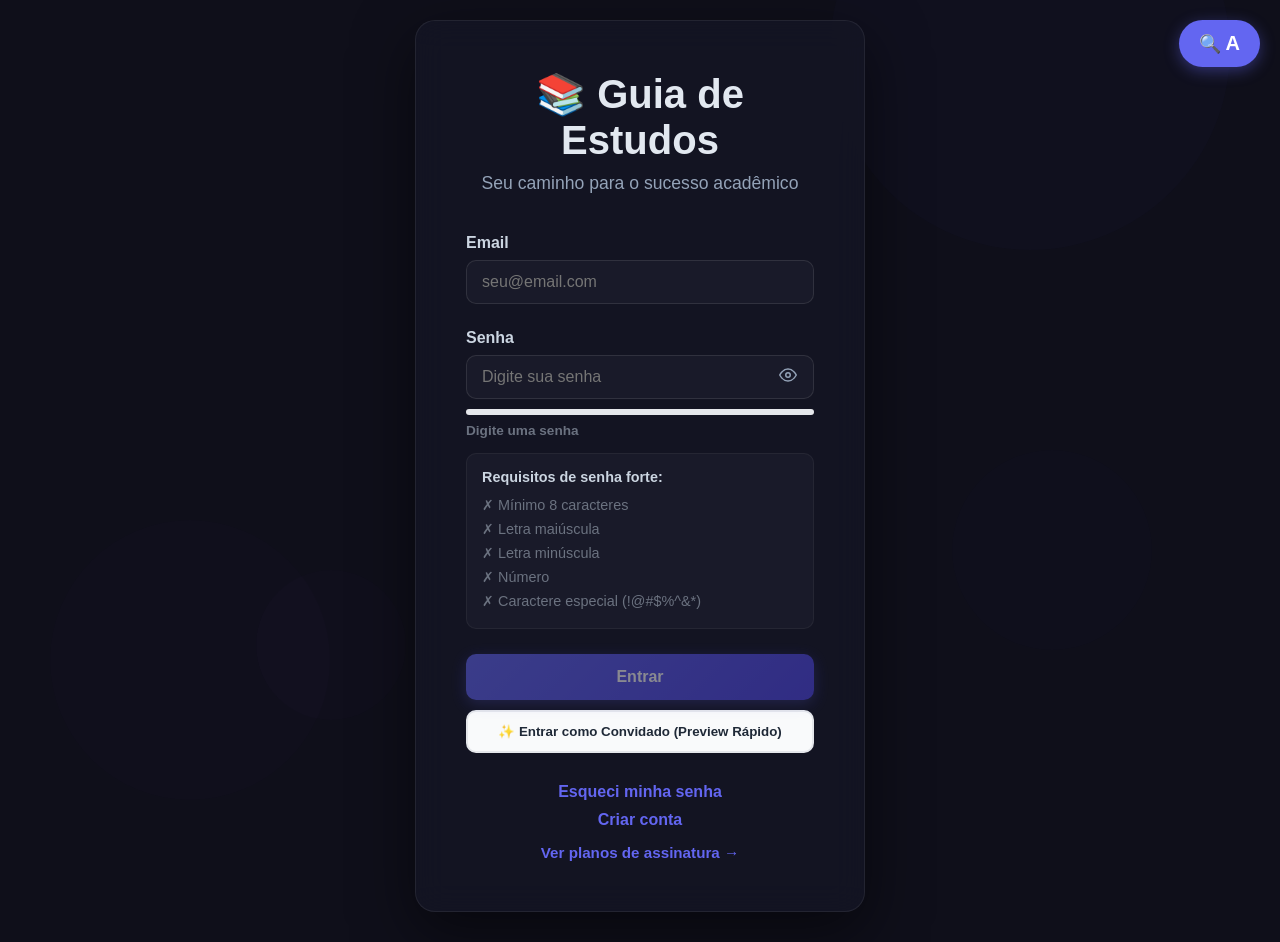
<file: guia_de_estudos_stable/index.html>
<!DOCTYPE html>
<html lang="pt-BR">
<head>
    <meta charset="UTF-8">
    <meta name="viewport" content="width=device-width, initial-scale=1.0">
    <title>Aki Study Portal - O Guia de Estudos Definitivo</title>
    <meta name="description" content="Um portal de estudos gamificado com Pomodoro, flashcards de repetição espaçada, trilhas de estudo interativas e anotações livre de distrações.">
    <link rel="stylesheet" href="styles.css">
    
</head>
<body>

    <!-- TOP NAVBAR -->
    <nav class="top-navbar">
        
        <ul class="nav-links-top left-links">
            <li><a href="#" id="nav-sobre-btn">Sobre nós</a></li>
            <li><a href="#" id="nav-contato-btn">Contatos</a></li>
        </ul>

        <div class="nav-center">
            <a href="plano_assinatura.html" class="btn-plans-premium">
                <span style="font-size: 1.1rem;">⭐</span> Assinar Premium
            </a>
        </div>

        <div class="nav-right">
            <span id="nav-user-email" style="color:#64748b; font-size:0.78rem;"></span>
            <a href="perfil.html" class="nav-profile-btn" id="nav-profile-avatar" title="Meu Perfil">
                <svg width="16" height="16" viewBox="0 0 24 24" fill="none" stroke="currentColor" stroke-width="2.5" stroke-linecap="round" stroke-linejoin="round"><path d="M20 21v-2a4 4 0 0 0-4-4H8a4 4 0 0 0-4 4v2"/><circle cx="12" cy="7" r="4"/></svg>
            </a>
            <button class="logout-btn" id="logout-btn">Sair</button>
        </div>
        
    </nav>

    <!-- ACCESSIBILITY FAB -->
    <div class="a11y-fab" id="a11y-fab">
        <button class="a11y-fab-btn" id="a11y-increase" title="Aumentar fonte">A+</button>
        <button class="a11y-fab-btn" id="a11y-decrease" title="Diminuir fonte" style="font-size:0.8rem;">A-</button>
        <div class="a11y-fab-label">fonte</div>
    </div>

    <!-- MODAL SOBRE NÓS -->
    <div class="info-modal-overlay" id="modal-sobre">
        <div class="info-modal">
            <button class="close-modal" id="close-sobre">×</button>
            <h2>📚 Sobre o Guia de Estudos</h2>
            <p>O <strong>Guia de Estudos PRO</strong> é um portal de aprendizado gamificado desenvolvido como projeto acadêmico, com o objetivo de tornar o estudo mais eficiente, engajante e organizado.</p>
            <p>Nossas ferramentas incluem o <strong>Glow Pomodoro</strong> para foco profundo, <strong>Flashcards com repetição espaçada</strong>, <strong>Trilhas de estudo</strong> personalizáveis, <strong>Quadro Kanban</strong> e muito mais.</p>
            <p>Cada sessão de estudo gera XP, aumenta seu nível e mantém sua ofensiva — transformando o aprendizado em uma jornada progressiva.</p>
        </div>
    </div>

    <!-- MODAL CONTATOS -->
    <div class="info-modal-overlay" id="modal-contato">
        <div class="info-modal">
            <button class="close-modal" id="close-contato">×</button>
            <h2>📬 Fale Conosco</h2>
            <p>Tem dúvidas, sugestões ou quer reportar um problema? Entre em contato pelos canais abaixo:</p>
            <div class="contact-row"><span>✉️</span><span>suporte@guiaestudos.com.br</span></div>
            <div class="contact-row"><span>📱</span><span>WhatsApp: (21) 99999-0000</span></div>
            <div class="contact-row"><span>🐙</span><span>github.com/guia-estudos-pro</span></div>
            <div class="contact-row"><span>🕐</span><span>Atendimento: Seg–Sex, 9h–18h</span></div>
        </div>
    </div>

    <div class="app-container">
        
        <!-- Sidebar Navigation -->
        <aside class="sidebar">
            <!-- Sidebar Minimize Toggle Button -->
            <button class="sidebar-toggle-btn" id="sidebar-toggle-btn" title="Minimizar barra lateral">
                <svg width="14" height="14" viewBox="0 0 24 24" fill="none" stroke="currentColor" stroke-width="2.5"><polyline points="15 18 9 12 15 6"/></svg>
            </button>

            <div class="logo-container" id="logo-home-btn" style="cursor:pointer;" title="Ir para o Painel Principal">
                <div class="logo-icon">
                    <svg width="24" height="24" viewBox="0 0 24 24" fill="none" stroke="currentColor" stroke-width="2.5" stroke-linecap="round" stroke-linejoin="round" style="color: white;"><path d="m4 6 8-4 8 4-8 4-8-4z"/><path d="M12 10v12"/><path d="M12 22a10 10 0 0 0 10-10H12v10z"/><path d="M12 22A10 10 0 0 1 2 12h10v10z"/></svg>
                </div>
                <div class="logo-meta">
                    <span class="logo-text">Guia de Estudos</span>
                    <div class="logo-tag">Aprendizado</div>
                </div>
            </div>
            
            <div class="sidebar-nav-wrapper">
                
                <div class="sidebar-nav-scroll" id="sidebar-nav-scroll">
                <nav class="nav-links">
                <li class="nav-item active" data-target="dashboard-section">
                    <button title="Painel Principal">
                        <svg viewBox="0 0 24 24" fill="none" stroke="currentColor" stroke-width="2" stroke-linecap="round" stroke-linejoin="round"><rect x="3" y="3" width="7" height="9" rx="1"/><rect x="14" y="3" width="7" height="5" rx="1"/><rect x="14" y="12" width="7" height="9" rx="1"/><rect x="3" y="16" width="7" height="5" rx="1"/></svg>
                        <span>Painel Principal</span>
                    </button>
                </li>
                <li class="nav-item" data-target="roadmaps-section">
                    <button title="Trilhas de Estudo">
                        <svg viewBox="0 0 24 24" fill="none" stroke="currentColor" stroke-width="2" stroke-linecap="round" stroke-linejoin="round"><path d="M9 18l6-6-6-6"/></svg>
                        <span>Trilhas de Estudo</span>
                    </button>
                </li>
                <li class="nav-item" data-target="pomodoro-section">
                    <button title="Glow Pomodoro">
                        <svg viewBox="0 0 24 24" fill="none" stroke="currentColor" stroke-width="2" stroke-linecap="round" stroke-linejoin="round"><circle cx="12" cy="12" r="10"/><polyline points="12 6 12 12 16 14"/></svg>
                        <span>Glow Pomodoro</span>
                    </button>
                </li>
                <li class="nav-item" data-target="flashcards-section">
                    <button title="Flashcards">
                        <svg viewBox="0 0 24 24" fill="none" stroke="currentColor" stroke-width="2" stroke-linecap="round" stroke-linejoin="round"><rect x="3" y="3" width="18" height="18" rx="2" ry="2"/><line x1="3" y1="9" x2="21" y2="9"/><line x1="9" y1="21" x2="9" y2="9"/></svg>
                        <span>Flashcards</span>
                    </button>
                </li>
                <li class="nav-item" data-target="planner-section">
                    <button title="Quadro Kanban">
                        <svg viewBox="0 0 24 24" fill="none" stroke="currentColor" stroke-width="2" stroke-linecap="round" stroke-linejoin="round"><rect x="3" y="4" width="18" height="18" rx="2" ry="2"/><line x1="16" y1="2" x2="16" y2="6"/><line x1="8" y1="2" x2="8" y2="6"/><line x1="3" y1="10" x2="21" y2="10"/></svg>
                        <span>Quadro Kanban</span>
                    </button>
                </li>
                <li class="nav-item" data-target="notes-section">
                    <button title="Notas Zen">
                        <svg viewBox="0 0 24 24" fill="none" stroke="currentColor" stroke-width="2" stroke-linecap="round" stroke-linejoin="round"><path d="M14 2H6a2 2 0 0 0-2 2v16a2 2 0 0 0 2 2h12a2 2 0 0 0 2-2V8z"/><polyline points="14 2 14 8 20 8"/></svg>
                        <span>Notas Zen</span>
                    </button>
                </li>
                <li class="nav-item quiz-item" data-target="quiz-section">
                    <button title="Quiz de Matérias">
                        <svg viewBox="0 0 24 24" fill="none" stroke="currentColor" stroke-width="2" stroke-linecap="round" stroke-linejoin="round"><circle cx="12" cy="12" r="10"/><path d="M9.09 9a3 3 0 0 1 5.83 1c0 2-3 3-3 3"/><line x1="12" y1="17" x2="12.01" y2="17"/></svg>
                        <span>Quiz de Matérias</span>
                    </button>
                </li>
                <li class="nav-item code-item" data-target="editor-section">
                    <button title="Código Zen">
                        <svg viewBox="0 0 24 24" fill="none" stroke="currentColor" stroke-width="2" stroke-linecap="round" stroke-linejoin="round"><polyline points="16 18 22 12 16 6"/><polyline points="8 6 2 12 8 18"/><line x1="14" y1="4" x2="10" y2="20"/></svg>
                        <span>Código Zen</span>
                    </button>
                </li>
                <li class="nav-item guide-item" data-target="guide-section">
                    <button title="Guia de Estudos">
                        <svg viewBox="0 0 24 24" fill="none" stroke="currentColor" stroke-width="2" stroke-linecap="round" stroke-linejoin="round"><path d="M2 3h6a4 4 0 0 1 4 4v14a3 3 0 0 0-3-3H2z"/><path d="M22 3h-6a4 4 0 0 0-4 4v14a3 3 0 0 1 3-3h7z"/></svg>
                        <span>Guia de Estudos</span>
                    </button>
                </li>
                <li class="nav-item admin-item" id="admin-nav-item" data-target="admin-section" style="display:none;">
                    <button title="Painel Admin">
                        <svg viewBox="0 0 24 24" fill="none" stroke="currentColor" stroke-width="2" stroke-linecap="round" stroke-linejoin="round"><path d="M12 22s8-4 8-10V5l-8-3-8 3v7c0 6 8 10 8 10z"/><path d="M9 12l2 2 4-4"/></svg>
                        <span>⚙ Painel Admin</span>
                    </button>
                </li>
                </nav>
                </div>
                <button class="sidebar-scroll-btn" id="sidebar-scroll-down" title="Rolar para baixo">▼</button>
            </div>
            
            <!-- User Gamification Status Bottom Card -->
            <div class="user-profile-summary">
                <div class="user-profile-header">
                    <div class="avatar" id="sidebar-avatar">D</div>
                    <div class="user-meta">
                        <span class="user-name" id="sidebar-username">Estudante Zen</span>
                        <span class="user-rank" id="sidebar-rank">Iniciante das Sombras</span>
                    </div>
                </div>
                <div class="sidebar-level-progress">
                    <div class="level-text-row">
                        <span class="level-badge-label" id="sidebar-level-label">Nível 1</span>
                        <span class="level-xp-indicator" id="sidebar-xp-label">0 / 100 XP</span>
                    </div>
                    <div class="level-bar-bg">
                        <div class="level-bar-fill" id="sidebar-xp-bar" style="width: 0%;"></div>
                    </div>
                </div>
            </div>
        </aside>
        
        <!-- Main Application Workspace -->
        <main class="main-content">
            
            <!-- Header bar displaying general user stats -->
            <header class="app-header">
                <div class="page-title-area">
                    <h1 id="main-page-title">Painel de Controle</h1>
                    <p id="main-page-subtitle">Sua central gamificada de aprendizado de alta performance.</p>
                </div>
                
                <div class="header-stats">
                    <div class="stat-chip" title="Dias seguidos de estudos focados!">
                        <div class="stat-chip-icon streak">
                            <svg width="16" height="16" viewBox="0 0 24 24" fill="none" stroke="currentColor" stroke-width="2.5"><path d="M8.5 14.5A2.5 2.5 0 0 0 11 12c0-1.38-.5-2-1-3-1.072-2.143-.224-4.054 2-6 .5 2.5 2 4.9 4 6.5 2 1.6 3 3.5 3 5.5a7 7 0 1 1-14 0c0-1.153.433-2.294 1-3a2.5 2.5 0 0 0 2.5 2.5z"/></svg>
                        </div>
                        <div class="stat-chip-details">
                            <span class="stat-chip-label">Ofensiva</span>
                            <span class="stat-chip-value" id="header-streak-value">0 Dias</span>
                        </div>
                    </div>
                    
                    <div class="stat-chip" title="Experiência acumulada estudando no portal.">
                        <div class="stat-chip-icon xp">
                            <svg width="16" height="16" viewBox="0 0 24 24" fill="none" stroke="currentColor" stroke-width="2.5"><polygon points="12 2 22 8.5 22 15.5 12 22 2 15.5 2 8.5"/></svg>
                        </div>
                        <div class="stat-chip-details">
                            <span class="stat-chip-label">Total XP</span>
                            <span class="stat-chip-value" id="header-xp-value">0 XP</span>
                        </div>
                    </div>
                    
                    <div class="stat-chip">
                        <div class="stat-chip-icon level">
                            <svg width="16" height="16" viewBox="0 0 24 24" fill="none" stroke="currentColor" stroke-width="2.5"><path d="M12 22s8-4 8-10V5l-8-3-8 3v7c0 6 8 10 8 10z"/></svg>
                        </div>
                        <div class="stat-chip-details">
                            <span class="stat-chip-label">Estágio</span>
                            <span class="stat-chip-value" id="header-level-value">Level 1</span>
                        </div>
                    </div>
                </div>
            </header>
            
            <!-- SECTION 1: DASHBOARD -->
            <section id="dashboard-section" class="app-section active">
                
                <div class="metrics-row">
                    <div class="glass-panel metric-card">
                        <div class="metric-icon-box blue">
                            <svg width="22" height="22" viewBox="0 0 24 24" fill="none" stroke="currentColor" stroke-width="2"><circle cx="12" cy="12" r="10"/><polyline points="12 6 12 12 16 14"/></svg>
                        </div>
                        <div class="metric-stats">
                            <span class="metric-value" id="dash-minutes-studied">0m</span>
                            <span class="metric-label">Tempo Focado</span>
                        </div>
                    </div>
                    
                    <div class="glass-panel metric-card">
                        <div class="metric-icon-box emerald">
                            <svg width="22" height="22" viewBox="0 0 24 24" fill="none" stroke="currentColor" stroke-width="2"><path d="M22 11.08V12a10 10 0 1 1-5.93-9.14"/><polyline points="22 4 12 14.01 9 11.01"/></svg>
                        </div>
                        <div class="metric-stats">
                            <span class="metric-value" id="dash-roadmaps-completed">0 / 0</span>
                            <span class="metric-label">Passos das Trilhas</span>
                        </div>
                    </div>
                    
                    <div class="glass-panel metric-card">
                        <div class="metric-icon-box rose">
                            <svg width="22" height="22" viewBox="0 0 24 24" fill="none" stroke="currentColor" stroke-width="2"><rect x="3" y="3" width="18" height="18" rx="2" ry="2"/><line x1="9" y1="9" x2="15" y2="9"/><line x1="9" y1="13" x2="15" y2="13"/><line x1="9" y1="17" x2="13" y2="17"/></svg>
                        </div>
                        <div class="metric-stats">
                            <span class="metric-value" id="dash-flashcards-reviewed">0</span>
                            <span class="metric-label">Cards Revisados</span>
                        </div>
                    </div>
                    
                    <div class="glass-panel metric-card">
                        <div class="metric-icon-box amber">
                            <svg width="22" height="22" viewBox="0 0 24 24" fill="none" stroke="currentColor" stroke-width="2"><circle cx="12" cy="12" r="10"/><line x1="12" y1="16" x2="12" y2="12"/><line x1="12" y1="8" x2="12.01" y2="8"/></svg>
                        </div>
                        <div class="metric-stats">
                            <span class="metric-value" id="dash-tasks-pending">0</span>
                            <span class="metric-label">Tarefas Pendentes</span>
                        </div>
                    </div>

                    <div class="glass-panel metric-card">
                        <div class="metric-icon-box quiz">
                            <svg width="22" height="22" viewBox="0 0 24 24" fill="none" stroke="currentColor" stroke-width="2"><circle cx="12" cy="12" r="10"/><path d="M9.09 9a3 3 0 0 1 5.83 1c0 2-3 3-3 3"/><line x1="12" y1="17" x2="12.01" y2="17"/></svg>
                        </div>
                        <div class="metric-stats">
                            <span class="metric-value" id="dash-quizzes-done">0</span>
                            <span class="metric-label">Quizzes Feitos</span>
                        </div>
                    </div>
                </div>
                
                <div class="dashboard-grid">
                    
                    <!-- Welcome Hero Card -->
                    <div class="glass-panel welcome-banner dashboard-row-full">
                        <div class="welcome-info">
                            <h2>Bem-vindo ao seu Templo de Aprendizado! ⛩️</h2>
                            <p>Sua consistência é sua maior arma. Estude utilizando o Glow Pomodoro para sintetizar sons focados, marque roadmaps como concluídos, revise seus Flashcards e ganhe XP para evoluir seu nível de estudante!</p>
                        </div>
                        <button class="welcome-action-btn" id="dash-start-study-btn">Começar Ciclo de Foco</button>
                    </div>
                    
                    <!-- Progress Weekly Bar Chart -->
                    <div class="glass-panel weekly-activity-box">
                        <h3>Atividade Semanal (Foco Diário)</h3>
                        <p style="font-size: 0.8rem; color: var(--text-secondary); margin-top: -0.5rem; margin-bottom: 1.5rem;">Acompanhe seus minutos acumulados nos últimos 7 dias.</p>
                        <div class="weekly-grid" id="dashboard-weekly-grid">
                            <div class="weekly-day">
                                <div class="day-bar-bg"><div class="day-bar-fill" id="bar-day-0" style="height: 0%;"></div></div>
                                <span class="day-name">Seg</span>
                            </div>
                            <div class="weekly-day">
                                <div class="day-bar-bg"><div class="day-bar-fill" id="bar-day-1" style="height: 0%;"></div></div>
                                <span class="day-name">Ter</span>
                            </div>
                            <div class="weekly-day">
                                <div class="day-bar-bg"><div class="day-bar-fill" id="bar-day-2" style="height: 0%;"></div></div>
                                <span class="day-name">Qua</span>
                            </div>
                            <div class="weekly-day">
                                <div class="day-bar-bg"><div class="day-bar-fill" id="bar-day-3" style="height: 0%;"></div></div>
                                <span class="day-name">Qui</span>
                            </div>
                            <div class="weekly-day">
                                <div class="day-bar-bg"><div class="day-bar-fill" id="bar-day-4" style="height: 0%;"></div></div>
                                <span class="day-name">Sex</span>
                            </div>
                            <div class="weekly-day">
                                <div class="day-bar-bg"><div class="day-bar-fill" id="bar-day-5" style="height: 0%;"></div></div>
                                <span class="day-name">Sáb</span>
                            </div>
                            <div class="weekly-day">
                                <div class="day-bar-bg"><div class="day-bar-fill" id="bar-day-6" style="height: 0%;"></div></div>
                                <span class="day-name">Dom</span>
                            </div>
                        </div>
                    </div>
                    
                    <!-- Gamification Achievements -->
                    <div class="glass-panel achievements-box">
                        <h3>Conquistas Desbloqueadas 🏆</h3>
                        <div class="achievements-list" id="dash-achievements-list">
                            <!-- Populated by JS -->
                        </div>
                    </div>
                </div>
            </section>
            
            <!-- SECTION 2: ROADMAPS -->
            <section id="roadmaps-section" class="app-section">
                <div class="roadmaps-layout">
                    <!-- Left Sidebar Roadmap selector -->
                    <div class="glass-panel roadmap-selector-box">
                        <h3>Minhas Trilhas</h3>
                        <div class="roadmap-selector-list" id="roadmap-selector-list">
                            <!-- Populated by JS -->
                        </div>
                        <button class="add-roadmap-btn" id="open-roadmap-modal-btn">
                            <svg width="14" height="14" viewBox="0 0 24 24" fill="none" stroke="currentColor" stroke-width="3"><line x1="12" y1="5" x2="12" y2="19"/><line x1="5" y1="12" x2="19" y2="12"/></svg>
                            Criar Nova Trilha
                        </button>
                    </div>
                    
                    <!-- Right Area Active Roadmap View -->
                    <div class="glass-panel roadmap-viewer">
                        <div class="roadmap-view-header">
                            <div class="roadmap-header-info">
                                <h2 id="active-roadmap-title">Trilha Selecionada</h2>
                                <p id="active-roadmap-desc">Selecione uma trilha na barra lateral ou crie uma nova para começar.</p>
                            </div>
                            <button class="delete-roadmap-btn" id="delete-roadmap-btn" style="display: none;">Excluir Trilha</button>
                        </div>
                        
                        <div class="roadmap-progress-row" id="active-roadmap-progress-container" style="display: none;">
                            <div class="roadmap-progress-details">
                                <div class="roadmap-progress-stats">
                                    <span>Progresso Geral</span>
                                    <span id="active-roadmap-percentage">0%</span>
                                </div>
                                <div class="roadmap-bar-bg">
                                    <div class="roadmap-bar-fill" id="active-roadmap-bar" style="width: 0%;"></div>
                                </div>
                            </div>
                        </div>
                        
                        <!-- List of Roadmap Node Steps -->
                        <div class="roadmap-steps-list" id="active-roadmap-steps">
                            <!-- Populated by JS -->
                        </div>
                    </div>
                </div>
            </section>
            
            <!-- SECTION 3: GLOW POMODORO -->
            <section id="pomodoro-section" class="app-section">
                <div class="pomodoro-layout">
                    <!-- Display circular radial countdown -->
                    <div class="glass-panel pomodoro-display-box">
                        <div class="timer-circle-container">
                            <svg class="timer-svg">
                                <circle class="timer-circle-bg" cx="130" cy="130" r="120"/>
                                <circle class="timer-circle-fill" id="pomodoro-radial-ring" cx="130" cy="130" r="120"/>
                            </svg>
                            <div class="timer-digital-display">
                                <span class="timer-digits" id="pomodoro-time-display">25:00</span>
                                <span class="timer-mode-label" id="pomodoro-mode-display">Modo Foco</span>
                            </div>
                        </div>
                        
                        <div class="timer-controls">
                            <button class="timer-btn reset" id="pomodoro-reset-btn" title="Resetar Cronômetro">
                                <svg viewBox="0 0 24 24" fill="none" stroke="currentColor" stroke-width="2.5"><path d="M21.5 2v6h-6M21.34 15.57a10 10 0 1 1-.57-8.38l5.67-5.67"/></svg>
                            </button>
                            <button class="timer-btn toggle" id="pomodoro-toggle-btn" title="Iniciar/Pausar">
                                <svg id="pomodoro-play-icon" viewBox="0 0 24 24" fill="none" stroke="currentColor" stroke-width="2.5"><polygon points="5 3 19 12 5 21 5 3"/></svg>
                            </button>
                            <!-- Interval Switch buttons -->
                            <button class="timer-btn reset" id="pomodoro-skip-btn" title="Pular Intervalo">
                                <svg viewBox="0 0 24 24" fill="none" stroke="currentColor" stroke-width="2.5"><polygon points="5 4 15 12 5 20 5 4"/><line x1="19" y1="5" x2="19" y2="19"/></svg>
                            </button>
                        </div>
                        
                        <div class="pomodoro-log-box" style="width: 100%; max-width: 320px;">
                            <p style="font-size: 0.75rem; color: var(--text-muted); font-weight: 700; margin-bottom: 0.5rem; text-transform: uppercase;">Sessões Realizadas Hoje</p>
                            <div class="log-list" id="pomodoro-sessions-log">
                                <!-- Populated by JS -->
                            </div>
                        </div>
                    </div>
                    
                    <!-- Web Audio Noise Generator Synthesizer panel -->
                    <div class="glass-panel audio-synth-box">
                        <div class="audio-synth-header">
                            <h3>Soundscape Foco Sintetizado 🎹</h3>
                            <p>Gere e misture ondas de frequências brownianas (ruído marrom) ou ruídos ambientais sintetizados em tempo real no seu navegador para maximizar o bloqueio de distrações acústicas externas.</p>
                        </div>
                        
                        <div class="soundscape-toggles">
                            <div class="sound-card" id="sound-card-brown">
                                <div class="sound-header">
                                    <span class="sound-title">Ondas Brownianas (Foco)</span>
                                    <span class="sound-icon">🌊</span>
                                </div>
                                <div class="sound-slider disabled" id="sound-slider-brown-box">
                                    <input type="range" id="sound-volume-brown" min="0" max="1" step="0.05" value="0.5">
                                </div>
                            </div>
                            
                            <div class="sound-card" id="sound-card-rain">
                                <div class="sound-header">
                                    <span class="sound-title">Eco de Sintetizador Cósmico</span>
                                    <span class="sound-icon">🛸</span>
                                </div>
                                <div class="sound-slider disabled" id="sound-slider-rain-box">
                                    <input type="range" id="sound-volume-rain" min="0" max="1" step="0.05" value="0.3">
                                </div>
                            </div>
                        </div>
                        
                        <div style="background: rgba(255,255,255,0.01); border: 1px solid var(--border-color); border-radius: 12px; padding: 1rem;">
                            <p style="font-size: 0.75rem; color: var(--text-secondary); line-height: 1.4;">
                                💡 <strong>Dica Zen:</strong> O ruído marrom sintetizado simula frequências mais profundas e suaves que o ruído branco tradicional, diminuindo batimentos cardíacos, relaxando a mente e facilitando estados de hiperfoco imediato.
                            </p>
                        </div>
                    </div>
                </div>
            </section>
            
            <!-- SECTION 4: FLASHCARDS (ACTIVE RECALL) -->
            <section id="flashcards-section" class="app-section">
                <div class="flashcards-layout">
                    <!-- Left sidebar decks list selector -->
                    <div class="glass-panel deck-selector-box">
                        <h3>Baralhos</h3>
                        <div class="deck-selector-list" id="deck-selector-list">
                            <!-- Populated by JS -->
                        </div>
                        <button class="add-roadmap-btn" id="open-deck-modal-btn">
                            <svg width="14" height="14" viewBox="0 0 24 24" fill="none" stroke="currentColor" stroke-width="3"><line x1="12" y1="5" x2="12" y2="19"/><line x1="5" y1="12" x2="19" y2="12"/></svg>
                            Criar Novo Baralho
                        </button>
                    </div>
                    
                    <!-- Center area displaying 3D flip card -->
                    <div class="glass-panel deck-study-viewer">
                        <div class="deck-study-header">
                            <div class="deck-study-header-details">
                                <h3 id="active-deck-title">Baralho Selecionado</h3>
                                <div class="deck-srs-status" id="deck-srs-status-box" style="display: none;">
                                    <span class="srs-metric hard" id="deck-count-hard">0 Difíceis</span>
                                    <span class="srs-metric medium" id="deck-count-medium">0 Médios</span>
                                    <span class="srs-metric easy" id="deck-count-easy">0 Fáceis</span>
                                </div>
                            </div>
                            
                           <div class="deck-study-actions">
                                <button class="add-card-btn" id="delete-active-card-btn" style="display: none; border-color: rgba(244, 63, 94, 0.4); color: #f43f5e; margin-right: 0.5rem;">🗑 Excluir Card</button>
    
                                <button class="add-card-btn" id="delete-active-deck-btn" style="display: none; border-color: rgba(244, 63, 94, 0.4); color: #f43f5e; margin-right: 0.5rem;">🗑 Excluir Baralho</button>
                                <button class="add-card-btn" id="open-add-card-modal-btn" style="display: none;">+ Adicionar Card</button>
</div>
                        </div>
                        
                        <!-- Empty Deck message -->
                        <div class="flashcard-deck-empty" id="deck-empty-view">
                            <svg width="48" height="48" viewBox="0 0 24 24" fill="none" stroke="currentColor" stroke-width="1.5"><rect x="3" y="3" width="18" height="18" rx="2" ry="2"/><line x1="3" y1="9" x2="21" y2="9"/><line x1="9" y1="21" x2="9" y2="9"/></svg>
                            <p>Este baralho não possui cartões ou nenhuma carta ativa para revisão no momento!</p>
                        </div>
                        
                        <!-- The 3D Flip Card -->
                        <div class="flashcard-3d-wrapper" id="flashcard-box" style="display: none;">
                            <div class="flashcard-inner">
                                <div class="flashcard-front">
                                    <span class="card-index" id="flashcard-number-index">Card 1 / 10</span>
                                    <span class="card-title-tag">Pergunta (Active Recall)</span>
                                    <div class="card-text-content" id="flashcard-front-content">Qual a diferença entre Let e Const no JS?</div>
                                    <span class="card-hint">Clique para revelar resposta</span>
                                </div>
                                <div class="flashcard-back">
                                    <span class="card-index" id="flashcard-number-index-back">Card 1 / 10</span>
                                    <span class="card-title-tag">Resposta (Explicação)</span>
                                    <div class="card-text-content" id="flashcard-back-content">Let permite reatribuição de variáveis, enquanto Const cria variáveis constantes que não podem ser reatribuídas.</div>
                                    <span class="card-hint">Clique para voltar à pergunta</span>
                                </div>
                            </div>
                        </div>
                        
                        <!-- Spaced Repetition Answer rating buttons -->
                        <div class="flashcard-leitner-controls" id="flashcard-leitner-controls-box" style="display: none;">
                            <button class="flip-prompt-btn" id="flashcard-flip-btn">Virar Cartão (Espaço)</button>
                            <div class="leitner-btn-row" id="leitner-buttons" style="display: none;">
                                <button class="leitner-btn hard" data-rating="hard">
                                    <span>Difícil</span>
                                    <span class="leitner-btn-label">Rever Logo</span>
                                </button>
                                <button class="leitner-btn medium" data-rating="medium">
                                    <span>Médio</span>
                                    <span class="leitner-btn-label">Rever em Breve</span>
                                </button>
                                <button class="leitner-btn easy" data-rating="easy">
                                    <span>Fácil</span>
                                    <span class="leitner-btn-label">Dominei (1 dia)</span>
                                </button>
                            </div>
                        </div>
                    </div>
                </div>
            </section>
            
            <!-- SECTION 5: KANBAN PLANNER -->
            <section id="planner-section" class="app-section">
                <div class="kanban-board">
                    <!-- Column 1: TO DO -->
                    <div class="kanban-column">
                        <div class="kanban-column-header">
                            <div class="kanban-title-row">
                                <div class="kanban-dot todo"></div>
                                <h4 class="kanban-column-title">A Fazer</h4>
                            </div>
                            <span class="kanban-column-count" id="count-todo">0</span>
                        </div>
                        <div class="kanban-tasks-list" id="column-todo" data-status="todo">
                            <!-- Populated by JS -->
                        </div>
                        <button class="add-task-column-btn" data-status="todo">
                            + Adicionar Tarefa
                        </button>
                    </div>
                    
                    <!-- Column 2: IN PROGRESS -->
                    <div class="kanban-column">
                        <div class="kanban-column-header">
                            <div class="kanban-title-row">
                                <div class="kanban-dot doing"></div>
                                <h4 class="kanban-column-title">Fazendo</h4>
                            </div>
                            <span class="kanban-column-count" id="count-doing">0</span>
                        </div>
                        <div class="kanban-tasks-list" id="column-doing" data-status="doing">
                            <!-- Populated by JS -->
                        </div>
                        <button class="add-task-column-btn" data-status="doing">
                            + Adicionar Tarefa
                        </button>
                    </div>
                    
                    <!-- Column 3: DONE -->
                    <div class="kanban-column">
                        <div class="kanban-column-header">
                            <div class="kanban-title-row">
                                <div class="kanban-dot done"></div>
                                <h4 class="kanban-column-title">Concluído</h4>
                            </div>
                            <span class="kanban-column-count" id="count-done">0</span>
                        </div>
                        <div class="kanban-tasks-list" id="column-done" data-status="done">
                            <!-- Populated by JS -->
                        </div>
                        <button class="add-task-column-btn" data-status="done">
                            + Adicionar Tarefa
                        </button>
                    </div>
                </div>
            </section>
            
            <!-- SECTION 6: ZEN NOTES -->
            <section id="notes-section" class="app-section">
                <div class="notes-layout">
                    <!-- Left Notes Sidebar List -->
                    <div class="glass-panel notes-sidebar-box">
                        <h3>Minhas Notas</h3>
                        <div class="notes-selector-list" id="notes-selector-list">
                            <!-- Populated by JS -->
                        </div>
                        <button class="add-roadmap-btn" id="open-new-note-btn">
                            + Nova Anotação
                        </button>
                    </div>
                    
                    <!-- Notes Workspace Editor + Preview split screen -->
                    <div class="glass-panel notes-editor-workspace">
                        <div class="note-editor-header">
                            <input type="text" class="note-editor-title-input" id="note-title-field" value="Título da Anotação" placeholder="Digite o título...">
                            <div class="note-editor-actions">
                                <button class="note-action-btn-small delete" id="note-delete-btn">Excluir Nota</button>
                                <button class="note-action-btn-small" id="note-download-btn">Baixar TXT</button>
                            </div>
                        </div>
                        
                        <div class="note-split-view">
                            <div class="note-textarea-box">
                                <div style="display: flex; justify-content: space-between; font-size: 0.75rem; color: var(--text-muted); font-weight: 700; margin-bottom: 0.5rem; text-transform: uppercase;">
                                    <span>Editor Markdown</span>
                                    <span>Salva Automático</span>
                                </div>
                                <textarea class="note-editor-textarea" id="note-textarea-field" placeholder="Escreva suas anotações aqui usando Markdown...

Use # para Título 1
Use ## para Título 2
Use * para listas
Use > para blocos de citação
Use ` para códigos inline"></textarea>
                            </div>
                            
                            <div class="note-preview-box">
                                <div style="font-size: 0.75rem; color: var(--text-muted); font-weight: 700; margin-bottom: 0.5rem; text-transform: uppercase;">
                                    <span>Visualização Compilada</span>
                                </div>
                                <div class="note-compiled-preview" id="note-preview-area">
                                    <!-- Markdown Compiled HTML output goes here -->
                                </div>
                            </div>
                        </div>
                    </div>
                </div>
            </section>

            <!-- SECTION: QUIZ DE MATÉRIAS -->
            <section id="quiz-section" class="app-section">

                <!-- SCREEN 1: Subject Selection -->
                <div id="quiz-screen-select">
                    <div class="quiz-hero-header">
                        <div class="quiz-hero-icon">🎯</div>
                        <div>
                            <h2>Quiz de Matérias</h2>
                            <p>Escolha uma matéria e teste seus conhecimentos. Responda 10 perguntas e ganhe XP baseado na dificuldade!</p>
                        </div>
                    </div>
                    <div class="quiz-subject-grid" id="quiz-subject-grid">
                        <!-- Populated by JS -->
                    </div>
                </div>

                <!-- SCREEN 2: Active Question -->
                <div id="quiz-screen-active" style="display:none;">
                    <div class="quiz-active-header">
                        <button class="quiz-exit-btn" id="quiz-exit-btn">
                            <svg width="16" height="16" viewBox="0 0 24 24" fill="none" stroke="currentColor" stroke-width="2.5"><line x1="19" y1="12" x2="5" y2="12"/><polyline points="12 19 5 12 12 5"/></svg>
                            Sair do Quiz
                        </button>
                        <div class="quiz-progress-info">
                            <span id="quiz-subject-label" class="quiz-subject-badge">Matéria</span>
                            <span id="quiz-question-counter">Pergunta 1 / 10</span>
                        </div>
                        <div class="quiz-xp-earned-counter">
                            <svg width="14" height="14" viewBox="0 0 24 24" fill="none" stroke="currentColor" stroke-width="2.5"><polygon points="12 2 22 8.5 22 15.5 12 22 2 15.5 2 8.5"/></svg>
                            <span id="quiz-live-xp">0 XP</span>
                        </div>
                    </div>

                    <div class="quiz-progress-bar-wrapper">
                        <div class="quiz-progress-bar-track">
                            <div class="quiz-progress-bar-fill" id="quiz-progress-bar"></div>
                        </div>
                    </div>

                    <div class="glass-panel quiz-question-card" id="quiz-question-card">
                        <div class="quiz-difficulty-badge" id="quiz-difficulty-badge">Médio</div>
                        <p class="quiz-question-text" id="quiz-question-text">Carregando pergunta...</p>
                        <div class="quiz-options-grid" id="quiz-options-grid">
                            <!-- Populated by JS -->
                        </div>
                        <div class="quiz-feedback-box" id="quiz-feedback-box" style="display:none;">
                            <div class="quiz-feedback-icon" id="quiz-feedback-icon">✅</div>
                            <div class="quiz-feedback-text" id="quiz-feedback-text">Correto!</div>
                            <p class="quiz-explanation-text" id="quiz-explanation-text"></p>
                            <button class="btn-primary quiz-next-btn" id="quiz-next-btn">Próxima Pergunta →</button>
                        </div>
                    </div>
                </div>

                <!-- SCREEN 3: Results -->
                <div id="quiz-screen-result" style="display:none;">
                    <div class="glass-panel quiz-result-card">
                        <div class="quiz-result-emoji" id="quiz-result-emoji">🏆</div>
                        <h2 class="quiz-result-title" id="quiz-result-title">Quiz Concluído!</h2>
                        <p class="quiz-result-subtitle" id="quiz-result-subtitle">Você foi muito bem!</p>

                        <div class="quiz-score-circle-wrapper">
                            <svg class="quiz-score-ring" viewBox="0 0 120 120">
                                <circle class="quiz-score-ring-bg" cx="60" cy="60" r="52"/>
                                <circle class="quiz-score-ring-fill" id="quiz-score-ring-fill" cx="60" cy="60" r="52"
                                    stroke-dasharray="326.73"
                                    stroke-dashoffset="326.73"/>
                            </svg>
                            <div class="quiz-score-text">
                                <span class="quiz-score-number" id="quiz-result-score">0/10</span>
                                <span class="quiz-score-label">acertos</span>
                            </div>
                        </div>

                        <div class="quiz-result-stats">
                            <div class="quiz-result-stat">
                                <span class="quiz-result-stat-value" id="quiz-result-xp">0</span>
                                <span class="quiz-result-stat-label">XP Ganho</span>
                            </div>
                            <div class="quiz-result-stat">
                                <span class="quiz-result-stat-value" id="quiz-result-correct">0</span>
                                <span class="quiz-result-stat-label">Corretas</span>
                            </div>
                            <div class="quiz-result-stat">
                                <span class="quiz-result-stat-value" id="quiz-result-wrong">0</span>
                                <span class="quiz-result-stat-label">Erradas</span>
                            </div>
                        </div>

                        <div class="quiz-result-actions">
                            <button class="btn-secondary" id="quiz-retry-btn">🔁 Refazer Quiz</button>
                            <button class="btn-primary" id="quiz-back-btn">📚 Escolher Matéria</button>
                        </div>
                    </div>
                </div>

            </section>

            <!-- SECTION: CÓDIGO ZEN (MINI VS CODE PLAYGROUND) -->
            <section id="editor-section" class="app-section">
                <div class="notes-layout">
                    <!-- Left Sidebar List (List of codes) -->
                    <div class="glass-panel notes-sidebar-box" style="max-height: calc(100vh - 200px); display: flex; flex-direction: column;">
                        <h3>Meus Códigos</h3>
                        <div class="notes-selector-list" id="sandbox-selector-list" style="flex: 1; overflow-y: auto;">
                            <!-- Populated by JS -->
                        </div>
                        <button class="add-roadmap-btn" id="sandbox-new-code-btn" style="margin-top: auto; flex-shrink: 0;">
                            + Novo Código
                        </button>
                    </div>

                    <!-- Right Editor Workspace -->
                    <div class="glass-panel notes-editor-workspace" style="display: flex; flex-direction: column; overflow: hidden; height: calc(100vh - 200px); min-height: 480px;">
                        <div class="note-editor-header" style="flex-shrink: 0;">
                            <input type="text" class="note-editor-title-input" id="sandbox-title-field" value="Sem título" placeholder="Título do código..." style="flex: 1; min-width: 0;">
                            <div style="display: flex; gap: 0.5rem; align-items: center; flex-wrap: wrap;">
                                <select id="sandbox-lang-select" class="sandbox-select" style="padding: 0.4rem 0.8rem; font-size: 0.8rem; border-radius: 8px;">
                                    <option value="webdev">🌐 Web Dev (HTML/CSS/JS)</option>
                                    <option value="jslogic">🧩 Lógica JS (Console)</option>
                                </select>
                                <button class="btn-primary" id="sandbox-run-btn" style="padding: 0.4rem 1rem; font-size: 0.8rem; border-radius: 8px; display: flex; align-items: center; gap: 4px;">
                                    <svg width="12" height="12" viewBox="0 0 24 24" fill="none" stroke="currentColor" stroke-width="2.5"><polygon points="5 3 19 12 5 21 5 3"/></svg>
                                    Executar
                                </button>
                                <button class="note-action-btn-small delete" id="sandbox-delete-btn" style="padding: 0.4rem 0.8rem; font-size: 0.8rem; border-radius: 8px; margin: 0;">Excluir</button>
                                <button class="note-action-btn-small" id="sandbox-download-btn" style="padding: 0.4rem 0.8rem; font-size: 0.8rem; border-radius: 8px; margin: 0;">Baixar</button>
                            </div>
                        </div>

                        <!-- Split Editor layout (Code on Left, Output on Right) -->
                        <div class="sandbox-split-layout" style="flex: 1; display: grid; grid-template-columns: 1fr 1fr; gap: 1rem; overflow: hidden; height: 100%; min-height: 0;">
                            <!-- Left: Editor Pane -->
                            <div style="display: flex; flex-direction: column; height: 100%; border: 1px solid var(--border-color); border-radius: 12px; overflow: hidden; background: #0d0e15;">
                                <div style="font-size: 0.72rem; color: var(--text-muted); font-weight: 700; padding: 0.5rem 1rem; background: rgba(255,255,255,0.02); border-bottom: 1px solid var(--border-color); display: flex; justify-content: space-between; align-items: center; text-transform: uppercase; letter-spacing: 0.05em;">
                                    <span>Editor de Código</span>
                                    <span>Salva Automático</span>
                                </div>
                                <div class="sandbox-editor-wrapper" style="flex: 1; display: flex; overflow: hidden; position: relative;">
                                    <!-- Line numbers column -->
                                    <div class="sandbox-line-numbers" id="sandbox-line-numbers">1</div>
                                    <!-- Textarea -->
                                    <textarea id="sandbox-textarea" spellcheck="false" autocomplete="off" placeholder="Escreva seu código aqui..."></textarea>
                                </div>
                            </div>

                            <!-- Right: Output Pane -->
                            <div style="display: flex; flex-direction: column; height: 100%; border: 1px solid var(--border-color); border-radius: 12px; overflow: hidden; background: #07080d;">
                                <div class="sandbox-tabs" style="font-size: 0.72rem; font-weight: 700; padding: 0 1rem; background: rgba(255,255,255,0.02); border-bottom: 1px solid var(--border-color); display: flex; gap: 1rem; flex-shrink: 0; align-items: center;">
                                    <button class="sandbox-tab-btn active" data-tab="preview" style="padding: 0.6rem 0; font-size: 0.75rem;">👁️ Preview</button>
                                    <button class="sandbox-tab-btn" data-tab="console" style="padding: 0.6rem 0; font-size: 0.75rem;">📟 Terminal</button>
                                </div>
                                <div class="sandbox-output-content" style="flex: 1; overflow: hidden; position: relative; height: 100%;">
                                    <!-- Tab 1: Preview Iframe -->
                                    <div class="sandbox-tab-content active" id="sandbox-tab-preview" style="width: 100%; height: 100%;">
                                        <iframe id="sandbox-iframe" sandbox="allow-scripts" title="Preview de código" style="width: 100%; height: 100%; border: none; background: #ffffff;"></iframe>
                                    </div>
                                    <!-- Tab 2: Terminal Console -->
                                    <div class="sandbox-tab-content" id="sandbox-tab-console" style="display: none; width: 100%; height: 100%;">
                                        <div class="terminal-screen" id="terminal-screen" style="width: 100%; height: 100%; overflow-y: auto;">
                                            <div class="terminal-line system-msg">> Terminal inicializado. Clique em 'Executar' para rodar seu script JS.</div>
                                        </div>
                                    </div>
                                </div>
                            </div>
                        </div>

                    </div>
                </div>
            </section>

            <!-- SECTION: ADMIN PANEL -->
            <section id="admin-section" class="app-section">
                <div class="admin-header-row">
                    <h2>⚙️ Painel de Administração</h2>
                </div>

                <!-- Admin Tabs -->
                <div class="admin-tabs">
                    <button class="admin-tab-btn active" data-admin-tab="sessions-tab">👥 Sessões</button>
                    <button class="admin-tab-btn" data-admin-tab="guide-mgmt-tab">📚 Gerenciar Guia</button>
                    <button class="admin-tab-btn" data-admin-tab="quiz-mgmt-tab">🎯 Gerenciar Quizzes</button>
                </div>

                <!-- TAB 1: Sessions -->
                <div class="admin-tab-panel active" id="sessions-tab">
                    <div style="display:flex;justify-content:flex-end;gap:0.6rem;margin-bottom:1rem;flex-wrap:wrap;">
                        <button class="admin-clear-btn" id="admin-clear-btn">🗑 Limpar Sessões</button>
                    </div>
                    <div class="admin-stats-row" id="admin-stats-row">
                        <div class="admin-stat-card">
                            <div class="stat-num" id="admin-total-sessions">0</div>
                            <div class="stat-lbl">Sessões Ativas</div>
                        </div>
                        <div class="admin-stat-card">
                            <div class="stat-num" id="admin-desktop-count">0</div>
                            <div class="stat-lbl">Computadores</div>
                        </div>
                        <div class="admin-stat-card">
                            <div class="stat-num" id="admin-mobile-count">0</div>
                            <div class="stat-lbl">Dispositivos Móveis</div>
                        </div>
                        <div class="admin-stat-card">
                            <div class="stat-num" id="admin-unique-emails">0</div>
                            <div class="stat-lbl">Emails Únicos</div>
                        </div>
                    </div>
                    <div class="glass-panel" style="overflow-x:auto;">
                        <table class="admin-sessions-table" id="admin-sessions-table">
                            <thead>
                                <tr>
                                    <th>#</th>
                                    <th>Email</th>
                                    <th>Dispositivo</th>
                                    <th>Data/Hora Login</th>
                                    <th>Session ID</th>
                                    <th>Plano</th>
                                    <th>Ações</th>
                                </tr>
                            </thead>
                            <tbody id="admin-sessions-tbody"></tbody>
                        </table>
                        <div class="admin-empty" id="admin-empty-msg" style="display:none;">
                            Nenhuma sessão registrada ainda.
                        </div>
                    </div>
                </div>

                <!-- TAB 2: Guide Management -->
                <div class="admin-tab-panel" id="guide-mgmt-tab">
                    <div style="display:flex;justify-content:flex-end;margin-bottom:1rem;">
                        <button class="guide-admin-btn add" id="admin-add-subject-btn">＋ Nova Matéria</button>
                    </div>
                    <div class="guide-admin-subject-list" id="guide-admin-subject-list">
                        <!-- Populated by JS -->
                    </div>
                </div>

                <!-- TAB 3: Quiz Management -->
                <div class="admin-tab-panel" id="quiz-mgmt-tab">
                    <div style="display:flex;justify-content:flex-end;margin-bottom:1rem;">
                        <button class="guide-admin-btn add" id="admin-add-quiz-btn">＋ Nova Questão</button>
                    </div>
                    <div class="guide-admin-subject-list" id="quiz-admin-list">
                        <!-- Populated by JS -->
                    </div>
                </div>
            </section>

            <!-- SECTION: GUIA DE ESTUDOS -->
            <section id="guide-section" class="app-section">
                <div class="guide-header-row">
                    <h3>📖 Conteúdo curado pelos administradores da plataforma</h3>
                </div>
                <div class="guide-subject-tabs" id="guide-subject-tabs">
                    <!-- Populated by JS -->
                </div>
                <div id="guide-subject-panels">
                    <!-- Populated by JS -->
                </div>
            </section>

        </main>
    </div>

    <!-- ADMIN GUIDE EDIT MODAL -->
    <div class="admin-guide-modal-overlay" id="admin-guide-modal">
        <div class="admin-guide-modal">
            <button class="close-modal" id="close-admin-guide-modal">×</button>
            <h3 id="admin-guide-modal-title">Editar Matéria</h3>
            <input type="hidden" id="editing-subject-id">

            <label>Nome da Matéria</label>
            <input type="text" id="edit-subject-name" placeholder="Ex: Física, História...">

            <label>Emoji / Ícone</label>
            <input type="text" id="edit-subject-emoji" placeholder="Ex: ⚛️" style="max-width:80px;">

            <div id="edit-modules-container">
                </div>
            
            <button id="btn-add-module-admin" class="mini-add-btn" style="margin-top: 1.5rem; width: 100%; padding: 0.8rem; background: rgba(16, 185, 129, 0.1); color: #34d399; border: 1px dashed #34d399; font-size: 0.9rem;">➕ Adicionar Novo Módulo a esta Matéria</button>


            <div class="modal-actions">
                <button class="btn-cancel" id="cancel-admin-guide-modal">Cancelar</button>
                <button class="btn-save" id="save-admin-guide-btn">💾 Salvar Matéria</button>
            </div>
        </div>
    </div>

    <!-- ADMIN QUIZ EDIT/CREATE MODAL -->
    <div class="admin-guide-modal-overlay" id="admin-quiz-modal">
        <div class="admin-guide-modal">
            <button class="close-modal" id="close-admin-quiz-modal">×</button>
            <h3 id="admin-quiz-modal-title">Nova Questão de Quiz</h3>
            <input type="hidden" id="editing-quiz-id">

            <label>Matéria / Assunto</label>
            <select id="edit-quiz-subject" style="width: 100%; padding: 0.6rem 0.85rem; background: rgba(255,255,255,0.05); border: 1px solid rgba(255,255,255,0.1); border-radius: 8px; color: #e2e8f0; margin-bottom: 1rem;">
                <option value="quiz-webdev">💻 Desenvolvimento Web</option>
                <option value="quiz-python">🐍 Programação Python</option>
                <option value="quiz-math">📐 Matemática Aplicada</option>
                <option value="quiz-english">🇺🇸 Inglês Técnico</option>
                <option value="quiz-logic">🧩 Lógica de Programação</option>
                <option value="new-subject">* Criar Nova Matéria...</option>
            </select>

            <!-- Fields for new subject if selected -->
            <div id="new-subject-fields" style="display:none; flex-direction:column; gap:0.5rem; margin-bottom:1rem; border: 1px dashed rgba(99, 102, 241, 0.3); padding: 0.8rem; border-radius: 8px;">
                <label style="margin-top:0; font-size: 0.72rem; color: #a5b4fc;">Nome do Novo Assunto</label>
                <input type="text" id="edit-quiz-new-subject-name" placeholder="Ex: História, Geografia..." style="width:100%; background:rgba(255,255,255,0.05); border:1px solid rgba(255,255,255,0.1); border-radius:8px; color:#e2e8f0;">
                <label style="font-size: 0.72rem; color: #a5b4fc;">Emoji do Novo Assunto</label>
                <input type="text" id="edit-quiz-new-subject-emoji" placeholder="Ex: 🗺️" style="max-width:80px; background:rgba(255,255,255,0.05); border:1px solid rgba(255,255,255,0.1); border-radius:8px; color:#e2e8f0;">
            </div>

            <label>Pergunta</label>
            <textarea id="edit-quiz-question" placeholder="Digite o texto da pergunta..." style="width: 100%; height: 80px; padding: 0.6rem 0.85rem; background: rgba(255,255,255,0.05); border: 1px solid rgba(255,255,255,0.1); border-radius: 8px; color: #e2e8f0; margin-bottom: 1rem; font-family: var(--font-body); resize: vertical;"></textarea>

            <label>Alternativas</label>
            <div style="display:flex; flex-direction:column; gap:0.5rem; margin-bottom:1rem;">
                <div style="display:flex; gap:0.5rem; align-items:center;">
                    <span style="font-weight:700; color:var(--primary); font-size: 0.95rem;">A</span>
                    <input type="text" id="edit-quiz-opt0" placeholder="Alternativa A" style="flex:1; padding:0.6rem 0.85rem; background:rgba(255,255,255,0.05); border:1px solid rgba(255,255,255,0.1); border-radius:8px; color:#e2e8f0; font-size: 0.85rem;">
                </div>
                <div style="display:flex; gap:0.5rem; align-items:center;">
                    <span style="font-weight:700; color:var(--primary); font-size: 0.95rem;">B</span>
                    <input type="text" id="edit-quiz-opt1" placeholder="Alternativa B" style="flex:1; padding:0.6rem 0.85rem; background:rgba(255,255,255,0.05); border:1px solid rgba(255,255,255,0.1); border-radius:8px; color:#e2e8f0; font-size: 0.85rem;">
                </div>
                <div style="display:flex; gap:0.5rem; align-items:center;">
                    <span style="font-weight:700; color:var(--primary); font-size: 0.95rem;">C</span>
                    <input type="text" id="edit-quiz-opt2" placeholder="Alternativa C" style="flex:1; padding:0.6rem 0.85rem; background:rgba(255,255,255,0.05); border:1px solid rgba(255,255,255,0.1); border-radius:8px; color:#e2e8f0; font-size: 0.85rem;">
                </div>
                <div style="display:flex; gap:0.5rem; align-items:center;">
                    <span style="font-weight:700; color:var(--primary); font-size: 0.95rem;">D</span>
                    <input type="text" id="edit-quiz-opt3" placeholder="Alternativa D" style="flex:1; padding:0.6rem 0.85rem; background:rgba(255,255,255,0.05); border:1px solid rgba(255,255,255,0.1); border-radius:8px; color:#e2e8f0; font-size: 0.85rem;">
                </div>
            </div>

            <label>Índice da Alternativa Correta</label>
            <select id="edit-quiz-correct" style="width: 100%; padding: 0.6rem 0.85rem; background: rgba(255,255,255,0.05); border: 1px solid rgba(255,255,255,0.1); border-radius: 8px; color: #e2e8f0; margin-bottom: 1rem;">
                <option value="0">Opção A</option>
                <option value="1">Opção B</option>
                <option value="2">Opção C</option>
                <option value="3">Opção D</option>
            </select>

            <label>Dificuldade</label>
            <select id="edit-quiz-difficulty" style="width: 100%; padding: 0.6rem 0.85rem; background: rgba(255,255,255,0.05); border: 1px solid rgba(255,255,255,0.1); border-radius: 8px; color: #e2e8f0; margin-bottom: 1rem;">
                <option value="easy">Fácil (15 XP)</option>
                <option value="medium">Médio (25 XP)</option>
                <option value="hard">Difícil (40 XP)</option>
            </select>

            <label>Explicação</label>
            <textarea id="edit-quiz-explanation" placeholder="Explicação pedagógica exibida ao responder..." style="width: 100%; height: 70px; padding: 0.6rem 0.85rem; background: rgba(255,255,255,0.05); border: 1px solid rgba(255,255,255,0.1); border-radius: 8px; color: #e2e8f0; margin-bottom: 1.5rem; font-family: var(--font-body); resize: vertical;"></textarea>

            <div class="modal-actions">
                <button class="btn-cancel" id="cancel-admin-quiz-modal">Cancelar</button>
                <button class="btn-save" id="save-admin-quiz-btn">💾 Salvar Questão</button>
            </div>
        </div>
    </div>

    <!-- MODAL 1: CREATE CUSTOM ROADMAP -->
    <div class="modal-overlay" id="roadmap-modal">
        <div class="modal-card">
            <button class="modal-close" id="close-roadmap-modal">×</button>
            <div class="modal-header">
                <h3>Criar Nova Trilha de Estudo</h3>
            </div>
            <form id="roadmap-form">
                <div class="form-group">
                    <label for="roadmap-title-input">Nome da Trilha</label>
                    <input type="text" class="form-control" id="roadmap-title-input" required placeholder="Ex: Ciência de Dados, Alemão Básico...">
                </div>
                <div class="form-group">
                    <label for="roadmap-desc-input">Descrição Breve</label>
                    <input type="text" class="form-control" id="roadmap-desc-input" required placeholder="Ex: Roadmap focado para o nível intermediário em 3 meses.">
                </div>
                <div class="form-group">
                    <label for="roadmap-steps-count">Quantidade Inicial de Módulos (Passos)</label>
                    <input type="number" class="form-control" id="roadmap-steps-count" min="1" max="15" value="3" required>
                </div>
                
                <p style="font-size: 0.65rem; color: var(--text-muted); margin-top: 1rem; line-height: 1.4;">
                    *Nota: A trilha criada será gerada com os passos sugeridos configurados por padrão. Você poderá editá-los e concluí-los livremente!
                </p>
                
                <div class="modal-actions">
                    <button type="button" class="btn-secondary" id="cancel-roadmap-btn">Cancelar</button>
                    <button type="submit" class="btn-primary">Gerar Trilha (+30 XP)</button>
                </div>
            </form>
        </div>
    </div>
    
    <!-- MODAL 2: CREATE DECK -->
    <div class="modal-overlay" id="deck-modal">
        <div class="modal-card">
            <button class="modal-close" id="close-deck-modal">×</button>
            <div class="modal-header">
                <h3>Criar Novo Baralho</h3>
            </div>
            <form id="deck-form">
                <div class="form-group">
                    <label for="deck-title-input">Nome do Baralho</label>
                    <input type="text" class="form-control" id="deck-title-input" required placeholder="Ex: Inglês Avançado, Estruturas de Dados...">
                </div>
                <p style="font-size: 0.65rem; color: var(--text-muted); margin-top: 1rem; line-height: 1.4;">
                    *Crie o baralho e em seguida você poderá adicionar quantos cartões de recall desejar!
                </p>
                <div class="modal-actions">
                    <button type="button" class="btn-secondary" id="cancel-deck-btn">Cancelar</button>
                    <button type="submit" class="btn-primary">Criar Baralho</button>
                </div>
            </form>
        </div>
    </div>
    
    <!-- MODAL 3: CREATE CARD IN DECK -->
    <div class="modal-overlay" id="card-modal">
        <div class="modal-card">
            <button class="modal-close" id="close-card-modal">×</button>
            <div class="modal-header">
                <h3>Adicionar Novo Flashcard</h3>
            </div>
            <form id="card-form">
                <div class="form-group">
                    <label for="card-front-input">Pergunta (Frente da Carta)</label>
                    <textarea class="form-control" id="card-front-input" rows="3" required placeholder="Ex: O que é o DOM (Document Object Model)?"></textarea>
                </div>
                <div class="form-group">
                    <label for="card-back-input">Resposta (Verso da Carta)</label>
                    <textarea class="form-control" id="card-back-input" rows="3" required placeholder="Ex: Uma representação em árvore e estruturada do documento HTML para manipulação com JS."></textarea>
                </div>
                
                <div class="modal-actions">
                    <button type="button" class="btn-secondary" id="cancel-card-btn">Cancelar</button>
                    <button type="submit" class="btn-primary">Adicionar Card (+10 XP)</button>
                </div>
            </form>
        </div>
    </div>
    
    <!-- MODAL 4: CREATE KANBAN TASK -->
    <div class="modal-overlay" id="task-modal">
        <div class="modal-card">
            <button class="modal-close" id="close-task-modal">×</button>
            <div class="modal-header">
                <h3>Criar Nova Tarefa</h3>
            </div>
            <form id="task-form">
                <input type="hidden" id="task-column-target">
                <div class="form-group">
                    <label for="task-title-input">Título da Tarefa</label>
                    <input type="text" class="form-control" id="task-title-input" required placeholder="Ex: Estudar Promises no JS, Praticar Listening...">
                </div>
                <div class="form-group">
                    <label for="task-desc-input">Descrição (Opcional)</label>
                    <input type="text" class="form-control" id="task-desc-input" placeholder="Ex: Ler capítulo 3 e resolver exercícios.">
                </div>
                <div class="form-group">
                    <label for="task-priority-input">Prioridade</label>
                    <select class="form-control" id="task-priority-input">
                        <option value="low">Baixa (Verde)</option>
                        <option value="medium" selected>Média (Laranja)</option>
                        <option value="high">Alta (Vermelha)</option>
                    </select>
                </div>
                <div class="form-group">
                    <label for="task-due-input">Data Limite (Prazo)</label>
                    <input type="date" class="form-control" id="task-due-input">
                </div>
                
                <div class="modal-actions">
                    <button type="button" class="btn-secondary" id="cancel-task-btn">Cancelar</button>
                    <button type="submit" class="btn-primary">Salvar Tarefa</button>
                </div>
            </form>
        </div>
    </div>

    <div class="modal-overlay" id="edit-step-modal">
        <div class="modal-card">
            <button class="modal-close" id="close-edit-step-modal">×</button>
            <div class="modal-header">
                <h3>Editar Passo da Trilha</h3>
            </div>
            <form id="edit-step-form">
                <input type="hidden" id="edit-step-id">
                <div class="form-group">
                    <label for="edit-step-title">Título do Passo</label>
                    <input type="text" class="form-control" id="edit-step-title" required>
                </div>
                <div class="form-group">
                    <label for="edit-step-desc">Descrição / Resumo</label>
                    <textarea class="form-control" id="edit-step-desc" rows="3" required></textarea>
                </div>
                <div style="display: flex; gap: 1rem;">
                    <div class="form-group" style="flex: 1;">
                        <label for="edit-step-badge">Tag (ex: Lógica)</label>
                        <input type="text" class="form-control" id="edit-step-badge">
                    </div>
                    <div class="form-group" style="flex: 1;">
                        <label for="edit-step-resource-text">Nome do Link</label>
                        <input type="text" class="form-control" id="edit-step-resource-text">
                    </div>
                </div>
                <div class="form-group">
                    <label for="edit-step-resource-url">URL do Link</label>
                    <input type="url" class="form-control" id="edit-step-resource-url">
                </div>
                
                <div class="modal-actions">
                    <button type="button" class="btn-secondary" id="cancel-edit-step-btn">Cancelar</button>
                    <button type="button" class="btn-secondary" id="delete-edit-step-btn" style="color: #ef4444; border-color: rgba(239,68,68,0.3);">🗑 Excluir</button>
                    <button type="submit" class="btn-primary">Salvar Passo</button>
                </div>
            </form>
        </div>
    </div>
    
    <script src="app.js"></script>
    
</body>
</html>
</file>
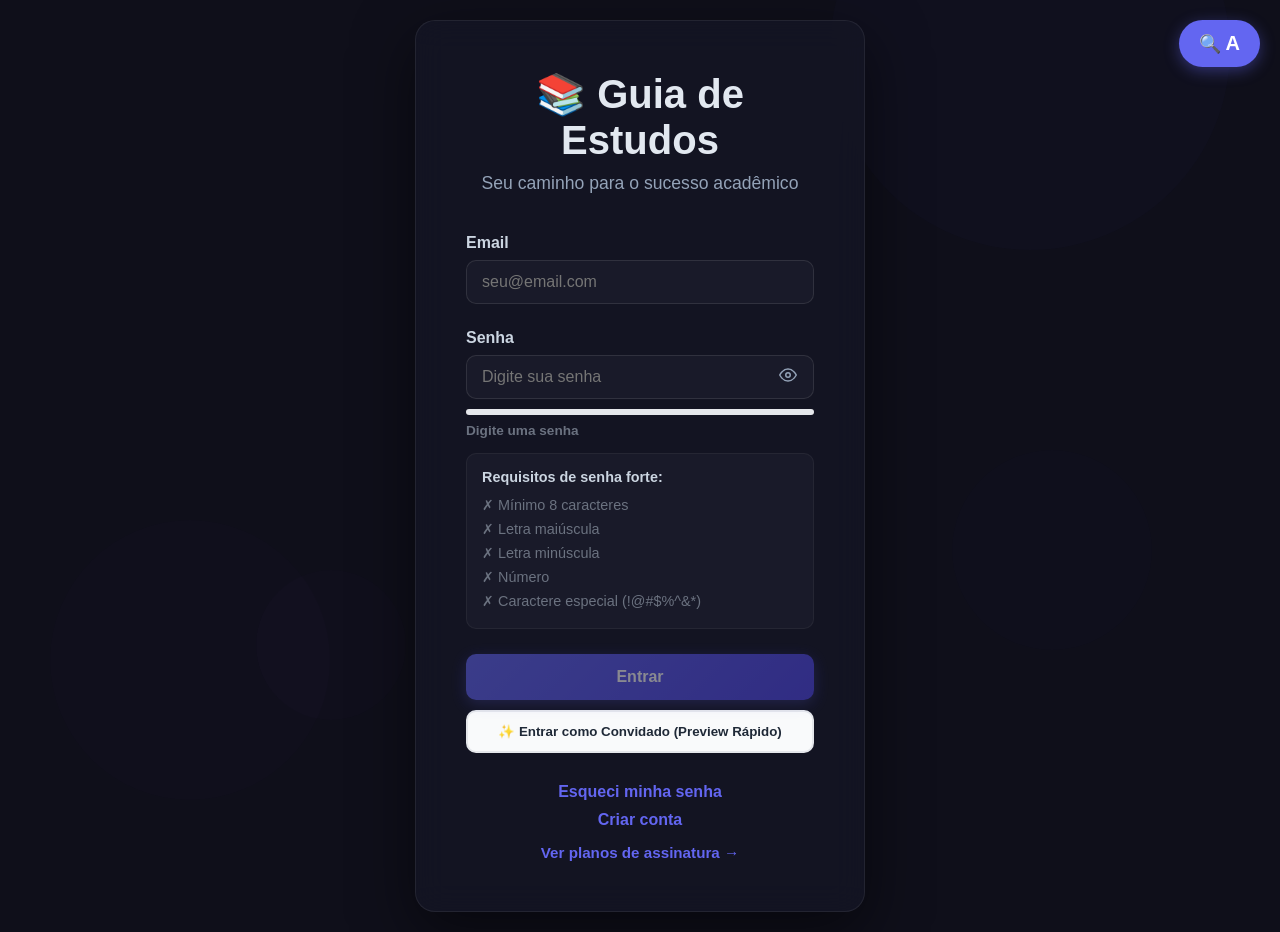
<file: guia_de_estudos_stable/pagina_login.html>
<!DOCTYPE html>
<html lang="pt-BR">
<head>
    <meta charset="UTF-8">
    <meta name="viewport" content="width=device-width, initial-scale=1.0">
    <title>Guia de Estudos - Login</title>
    <link rel="stylesheet" href="style.css">
</head>
<body>
    <div class="accessibility-controls">
        <button id="fontSizeBtn" class="font-size-btn" title="Aumentar/Diminuir Fonte">
            <span class="magnifying-glass">🔍</span>
            <span class="font-label">A</span>
        </button>
    </div>

    <div class="background-decoration">
        <div class="floating-shape shape-1"></div>
        <div class="floating-shape shape-2"></div>
        <div class="floating-shape shape-3"></div>
        <div class="floating-shape shape-4"></div>
    </div>

    <div class="login-container">
        <div class="login-card">
            <div class="logo-section">
                <h1>📚 Guia de Estudos</h1>
                <p>Seu caminho para o sucesso acadêmico</p>
            </div>
            
            <form id="loginForm" class="login-form">
                
                <div id="registerExtraFields" style="display: none; margin-bottom: 15px;">
                    <div class="form-group">
                        <label for="regNome">Nome Completo</label>
                        <input type="text" id="regNome" placeholder="Seu nome completo">
                    </div>
                    <div class="form-group">
                        <label for="regIdade">Idade</label>
                        <input type="number" id="regIdade" placeholder="Ex: 21">
                    </div>
                    <div class="form-group">
                        <label for="regArea">Área de Estudo / Profissão</label>
                        <input type="text" id="regArea" placeholder="Ex: Engenharia de Software">
                    </div>
                </div>

                <div class="form-group">
                    <label for="email">Email</label>
                    <input 
                        type="email" 
                        id="email" 
                        name="email" 
                        placeholder="seu@email.com"
                        required
                    >
                </div>

                <div class="form-group">
                    <label for="password">Senha</label>
                    <div class="password-container">
                        <input 
                            type="password" 
                            id="password" 
                            name="password" 
                            placeholder="Digite sua senha"
                            required
                        >
                        <button type="button" class="toggle-password" id="togglePassword" aria-label="Mostrar senha">
                            <svg id="eye-icon" width="18" height="18" viewBox="0 0 24 24" fill="none" stroke="currentColor" stroke-width="2" stroke-linecap="round" stroke-linejoin="round"><path d="M1 12s4-8 11-8 11 8 11 8-4 8-11 8-11-8-11-8z"/><circle cx="12" cy="12" r="3"/></svg>
                        </button>
                    </div>
                    <div class="password-strength">
                        <div class="strength-meter">
                            <div class="strength-bar" id="strengthBar"></div>
                        </div>
                        <p id="strengthText" class="strength-text">Digite uma senha</p>
                    </div>
                    <div class="password-requirements">
                        <p class="requirement-title">Requisitos de senha forte:</p>
                        <ul>
                            <li id="req-length">✗ Mínimo 8 caracteres</li>
                            <li id="req-uppercase">✗ Letra maiúscula</li>
                            <li id="req-lowercase">✗ Letra minúscula</li>
                            <li id="req-number">✗ Número</li>
                            <li id="req-special">✗ Caractere especial (!@#$%^&*)</li>
                        </ul>
                    </div>
                </div>

                <button type="submit" class="login-btn" id="loginBtn">Entrar</button>
            </form>
            <button id="btnGuestPreview" class="free-btn" style="width: 100%; margin-top: 10px; padding: 12px; border-radius: 10px; font-weight: 600; cursor: pointer; color: #1f2937; background: #f9fafb; border: 2px solid #e5e7eb;">
                ✨ Entrar como Convidado (Preview Rápido)
            </button>

            <div class="login-footer">
                <a href="#" id="forgotPasswordLink" style="display: block; margin-bottom: 10px;">Esqueci minha senha</a>
                <a href="#" id="toggleAuthModeLink">Criar conta</a>
                <a href="plano_assinatura.html" class="view-plans-link">Ver planos de assinatura →</a>
            </div>
        </div>
    </div>

    <div id="recoveryModal" style="display:none; position:fixed; inset:0; background:rgba(0,0,0,0.8); z-index:9999; align-items:center; justify-content:center; backdrop-filter: blur(5px);">
        <div style="background: rgba(20, 22, 37, 0.95); border: 1px solid rgba(255,255,255,0.1); border-radius:16px; padding:2.5rem; width:90%; max-width:400px; color: white; position: relative; box-shadow: 0 20px 60px rgba(0,0,0,0.5);">
            
            <button id="closeRecoveryBtn" style="position: absolute; top: 1rem; right: 1rem; background: none; border: none; color: #94a3b8; font-size: 1.8rem; cursor: pointer; transition: color 0.3s;">&times;</button>

            <div id="recovery-step-1">
                <h2 style="color: #6366f1; margin-bottom: 1rem;">Recuperar Senha</h2>
                <p style="color: #94a3b8; font-size: 0.9rem; margin-bottom: 1.5rem;">Digite seu e-mail cadastrado e enviaremos um código de recuperação.</p>
                <div class="form-group">
                    <input type="email" id="recovery-email" placeholder="seu@email.com" style="width: 100%; padding: 12px; border-radius: 10px; border: 1px solid rgba(255,255,255,0.1); background: rgba(255,255,255,0.05); color: white; margin-bottom: 1.5rem;">
                </div>
                <button id="sendCodeBtn" class="login-btn">Enviar Código</button>
            </div>
            
            <div id="recovery-step-2" style="display:none">
                <h2 style="color: #6366f1; margin-bottom: 1rem;">Verificar Código</h2>
                <p style="color: #94a3b8; font-size: 0.9rem; margin-bottom: 1.5rem;">Um e-mail de recuperação foi enviado!<br><br><small style="color: #10b981;">(Simulação: seu código é <strong id="codeDisplay" style="font-size: 1.1rem;"></strong>)</small></p>
                <div class="form-group">
                    <input type="text" id="recovery-code-input" placeholder="Ex: 847293" maxlength="6" style="width: 100%; padding: 12px; border-radius: 10px; border: 1px solid rgba(255,255,255,0.1); background: rgba(255,255,255,0.05); color: white; margin-bottom: 1.5rem; text-align: center; font-size: 1.2rem; letter-spacing: 5px;">
                </div>
                <button id="verifyCodeBtn" class="login-btn">Verificar Código</button>
            </div>
            
            <div id="recovery-step-3" style="display:none">
                <h2 style="color: #6366f1; margin-bottom: 1rem;">Nova Senha</h2>
                <p style="color: #94a3b8; font-size: 0.9rem; margin-bottom: 1.5rem;">Crie uma nova senha para sua conta.</p>
                <div class="form-group">
                    <input type="password" id="new-password-input" placeholder="Nova senha" style="width: 100%; padding: 12px; border-radius: 10px; border: 1px solid rgba(255,255,255,0.1); background: rgba(255,255,255,0.05); color: white; margin-bottom: 1rem;">
                    <input type="password" id="confirm-password-input" placeholder="Confirmar nova senha" style="width: 100%; padding: 12px; border-radius: 10px; border: 1px solid rgba(255,255,255,0.1); background: rgba(255,255,255,0.05); color: white; margin-bottom: 1.5rem;">
                </div>
                <button id="saveNewPasswordBtn" class="login-btn">Salvar Nova Senha</button>
            </div>

        </div>
    </div>

    <script src="script.js"></script>
</body>
</html>
</file>
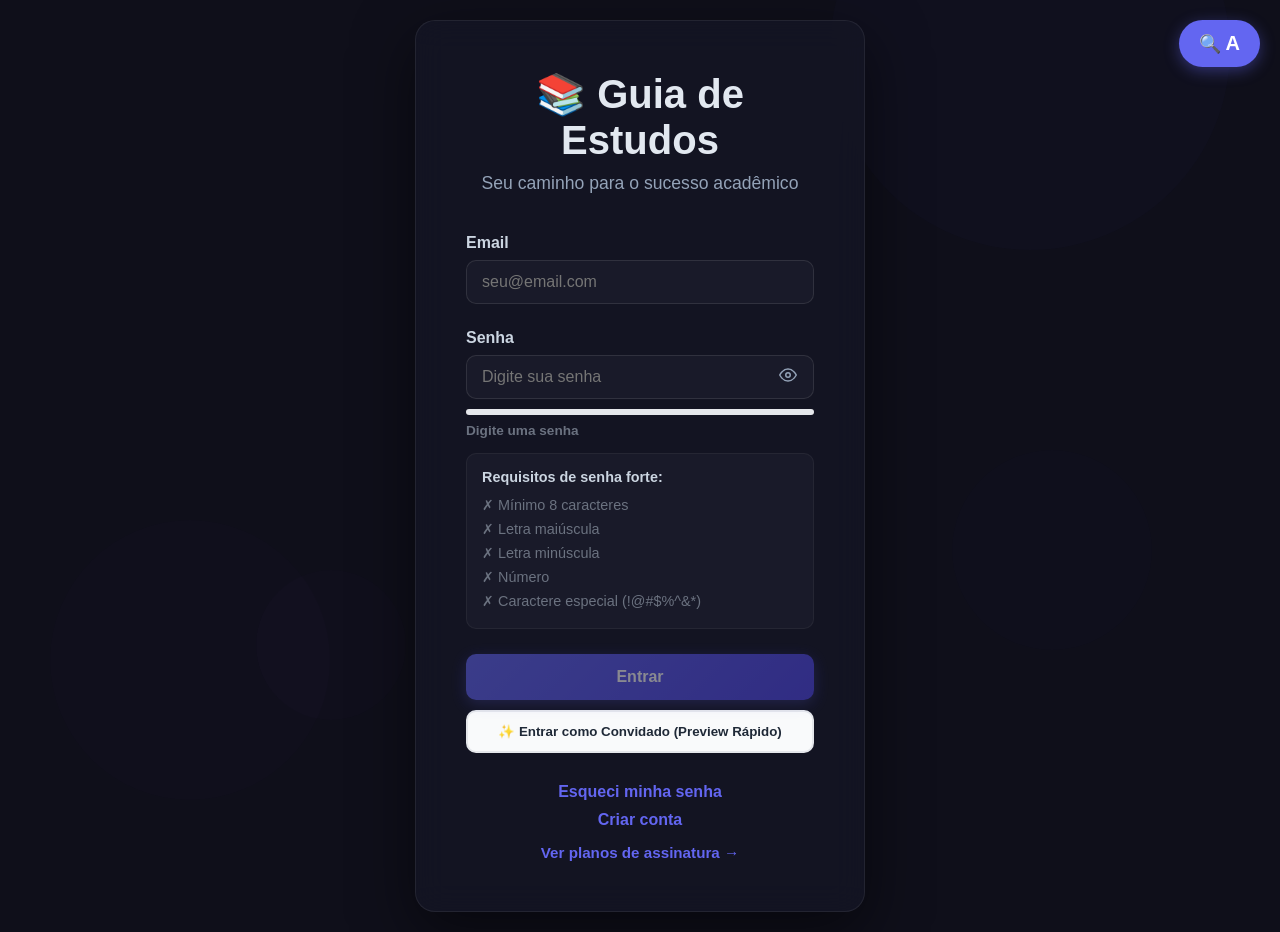
<file: guia_de_estudos_stable/perfil.html>
<!DOCTYPE html>
<html lang="pt-BR">
<head>
    <meta charset="UTF-8">
    <meta name="viewport" content="width=device-width, initial-scale=1.0">
    <title>Guia de Estudos - Meu Perfil</title>
    <link rel="stylesheet" href="style.css">
    
</head>
<body>

    <!-- NAVBAR -->
    <nav class="top-navbar">
        <div class="nav-brand">📚 Guia de Estudos</div>
        <a href="index.html" class="nav-back">← Voltar ao painel</a>
    </nav>

    <!-- A11Y FAB -->
    <div class="a11y-fab">
        <button class="a11y-fab-btn" id="a11y-increase" title="Aumentar fonte">A+</button>
        <button class="a11y-fab-btn" id="a11y-decrease" title="Diminuir fonte" style="font-size:0.8rem;">A-</button>
        <div class="a11y-fab-label">fonte</div>
    </div>

    <div class="profile-wrapper">

        <!-- HERO -->
        <div class="profile-hero">
            <div class="profile-avatar-large" id="profile-avatar-letter">?</div>
            <div class="profile-hero-info">
                <h1 id="profile-display-name">Estudante</h1>
                <div class="profile-email" id="profile-email-display">—</div>
                <div class="profile-badges">
                    <span class="profile-badge badge-plan" id="badge-plan">🆓 Plano Free</span>
                    <span class="profile-badge" id="badge-role">👤 Aluno</span>
                </div>
            </div>
        </div>

        <div class="profile-grid">

            <!-- ESTATÍSTICAS -->
            <div class="profile-card">
                <h2><span>📊</span> Estatísticas</h2>
                <div class="stat-grid">
                    <div class="stat-item">
                        <div class="val" id="p-xp">0</div>
                        <div class="lbl">XP Total</div>
                    </div>
                    <div class="stat-item">
                        <div class="val" id="p-level">1</div>
                        <div class="lbl">Nível</div>
                    </div>
                    <div class="stat-item">
                        <div class="val" id="p-streak">0</div>
                        <div class="lbl">Ofensiva</div>
                    </div>
                </div>
                <div class="xp-bar-wrap">
                    <div class="xp-bar-labels">
                        <span id="p-xp-current">0 XP</span>
                        <span id="p-xp-next">100 XP para Nível 2</span>
                    </div>
                    <div class="xp-bar-bg">
                        <div class="xp-bar-fill" id="p-xp-bar" style="width:0%"></div>
                    </div>
                </div>
            </div>

            <!-- INFO CONTA -->
            <div class="profile-card">
                <h2><span>🔐</span> Informações da Conta</h2>
                <div style="display:flex; flex-direction:column; gap:0.85rem;">
                    <div>
                        <div style="font-size:0.72rem;color:#475569;text-transform:uppercase;letter-spacing:0.05em;margin-bottom:0.3rem;">Email</div>
                        <div style="font-size:0.9rem;color:#e2e8f0;font-weight:600;" id="info-email">—</div>
                    </div>
                    <div>
                        <div style="font-size:0.72rem;color:#475569;text-transform:uppercase;letter-spacing:0.05em;margin-bottom:0.3rem;">Tipo de Login</div>
                        <div style="font-size:0.9rem;color:#e2e8f0;font-weight:600;" id="info-role">—</div>
                    </div>
                    <div>
                        <div style="font-size:0.72rem;color:#475569;text-transform:uppercase;letter-spacing:0.05em;margin-bottom:0.3rem;">Plano Atual</div>
                        <div style="font-size:0.9rem;color:#34d399;font-weight:600;">🆓 Free</div>
                    </div>
                    <div>
                        <div style="font-size:0.72rem;color:#475569;text-transform:uppercase;letter-spacing:0.05em;margin-bottom:0.3rem;">Membro desde</div>
                        <div style="font-size:0.9rem;color:#e2e8f0;font-weight:600;" id="info-since">—</div>
                    </div>
                    <div>
                        <div style="font-size:0.72rem;color:#475569;text-transform:uppercase;letter-spacing:0.05em;margin-bottom:0.3rem;">Dispositivo</div>
                        <div style="font-size:0.9rem;color:#e2e8f0;font-weight:600;" id="info-device">—</div>
                    </div>
                </div>
            </div>

            <!-- EDITAR PERFIL -->
            <div class="profile-card full-width">
                <h2><span>✏️</span> Editar Perfil</h2>
                <div class="profile-form">
                    <div class="form-field">
                        <label>Nome completo</label>
                        <input type="text" id="field-name" placeholder="Como você quer ser chamado?">
                    </div>
                    <div class="form-field">
                        <label>Idade</label>
                        <input type="number" id="field-age" placeholder="Sua idade" min="10" max="120">
                    </div>
                    <div class="form-field">
                        <label>Profissão / Área de estudo</label>
                        <input type="text" id="field-profession" placeholder="Ex: Estudante de Engenharia, Desenvolvedor...">
                    </div>
                    <button class="save-btn" id="save-profile-btn">💾 Salvar alterações</button>
                    <div class="save-feedback" id="save-feedback">✓ Perfil atualizado com sucesso!</div>
                </div>
            </div>


            
            <!-- ATIVIDADE RECENTE -->
            <div class="profile-card full-width">
                <h2><span>🕐</span> Atividade Recente</h2>
                <div id="activity-log">
                    <div class="activity-row">
                        <div class="activity-dot"></div>
                        <div class="activity-text">Nenhuma atividade registrada ainda.</div>
                    </div>
                </div>
            </div>

        </div>
    </div>

    <script>
        // ── Auth guard ──
        const session = JSON.parse(localStorage.getItem('currentSession') || 'null');
        if (!session) { window.location.href = 'pagina_login.html'; }

        const email   = session?.email || '';
        const isAdmin = email.toLowerCase() === 'admin@guia.com';

        // ── Avatar letter ──
        document.getElementById('profile-avatar-letter').textContent = email[0]?.toUpperCase() || '?';

        // ── Profile info ──
        document.getElementById('profile-email-display').textContent = email;
        document.getElementById('info-email').textContent = email;
        document.getElementById('info-role').textContent  = isAdmin ? '🛡 Administrador' : '👤 Aluno';
        document.getElementById('info-device').textContent = session?.deviceType || '—';

        // Badge role
        const badgeRole = document.getElementById('badge-role');
        if (isAdmin) {
            badgeRole.textContent = '🛡 Admin';
            badgeRole.className = 'profile-badge badge-role-admin';
        } else {
            badgeRole.textContent = '👤 Aluno';
            badgeRole.className = 'profile-badge badge-role-aluno';
        }

        // Login date
        const loginTime = session?.loginTime ? new Date(session.loginTime) : null;
        document.getElementById('info-since').textContent = loginTime
            ? loginTime.toLocaleDateString('pt-BR', { day:'2-digit', month:'long', year:'numeric' })
            : '—';

        // ── Load stats from main app state ──
        const appState = JSON.parse(localStorage.getItem('aki_study_portal_state') || 'null');
        if (appState) {
            const xp      = appState.xp     || 0;
            const level   = appState.level  || 1;
            const streak  = appState.streak || 0;
            const xpNeeded = level * 100;
            const pct = Math.min((xp % xpNeeded) / xpNeeded * 100, 100);

            document.getElementById('p-xp').textContent     = xp;
            document.getElementById('p-level').textContent  = level;
            document.getElementById('p-streak').textContent = streak;
            document.getElementById('p-xp-current').textContent = xp + ' XP';
            document.getElementById('p-xp-next').textContent    = xpNeeded + ' XP para Nível ' + (level + 1);
            document.getElementById('p-xp-bar').style.width     = pct + '%';
        }

        // ── Saved profile fields ──
        const savedProfile = JSON.parse(localStorage.getItem('userProfile') || '{}');
        document.getElementById('field-name').value       = savedProfile.name       || '';
        document.getElementById('field-age').value        = savedProfile.age        || '';
        document.getElementById('field-profession').value = savedProfile.profession || '';

        // Update hero name
        updateDisplayName(savedProfile.name);

        function updateDisplayName(name) {
            document.getElementById('profile-display-name').textContent =
                name?.trim() || email.split('@')[0];
        }

        // ── Save profile ──
        document.getElementById('save-profile-btn').addEventListener('click', () => {
            const profile = {
                name:       document.getElementById('field-name').value.trim(),
                age:        document.getElementById('field-age').value,
                profession: document.getElementById('field-profession').value.trim()
            };
            localStorage.setItem('userProfile', JSON.stringify(profile));
            updateDisplayName(profile.name);

            const fb = document.getElementById('save-feedback');
            fb.style.display = 'block';
            setTimeout(() => fb.style.display = 'none', 2500);
        });

        // ── Activity log ──
        (function buildActivityLog() {
            const logEl = document.getElementById('activity-log');
            const events = [];

            if (loginTime) events.push({ text: 'Login realizado', time: loginTime });

            const selectedPlan = localStorage.getItem('selectedPlan');
            if (selectedPlan) {
                events.push({ text: `Plano "${selectedPlan}" selecionado`, time: null });
            }

            if (appState?.flashcards?.length) {
                events.push({ text: `${appState.flashcards.length} flashcard(s) criados`, time: null });
            }
            if (appState?.roadmaps?.length) {
                events.push({ text: `${appState.roadmaps.length} trilha(s) de estudo criadas`, time: null });
            }

            if (events.length === 0) return;

            logEl.innerHTML = events.map(e => `
                <div class="activity-row">
                    <div class="activity-dot"></div>
                    <div class="activity-text">${e.text}</div>
                    <div class="activity-time">${e.time ? e.time.toLocaleDateString('pt-BR') : ''}</div>
                </div>`).join('');
        })();


        // ── Export / Import ──
        function buildExportPayload() {
            const appState   = JSON.parse(localStorage.getItem('aki_study_portal_state') || '{}');
            const profile    = JSON.parse(localStorage.getItem('userProfile')       || '{}');
            const guide      = JSON.parse(localStorage.getItem('guideSubjects')     || 'null');
            const sessions   = JSON.parse(localStorage.getItem('activeSessions')    || '[]');
            const plan       = localStorage.getItem('selectedPlan') || 'Free';
            const session    = JSON.parse(localStorage.getItem('currentSession')    || '{}');

            return {
                _meta: {
                    exportedAt: new Date().toISOString(),
                    exportedBy: session.email || 'unknown',
                    version: '1.0'
                },
                profile,
                plan,
                appState,
                guideSubjects: guide,
                activeSessions: sessions
            };
        }

        document.getElementById('export-json-btn').addEventListener('click', () => {
            const payload  = buildExportPayload();
            const json     = JSON.stringify(payload, null, 2);
            const blob     = new Blob([json], { type: 'application/json' });
            const url      = URL.createObjectURL(blob);
            const a        = document.createElement('a');
            const date     = new Date().toISOString().slice(0, 10);
            a.href         = url;
            a.download     = `guia-estudos-backup-${date}.json`;
            document.body.appendChild(a);
            a.click();
            document.body.removeChild(a);
            URL.revokeObjectURL(url);
        });

        document.getElementById('import-json-btn').addEventListener('click', () => {
            document.getElementById('import-file-input').click();
        });

        document.getElementById('import-file-input').addEventListener('change', (e) => {
            const file = e.target.files[0];
            if (!file) return;
            const fb = document.getElementById('import-feedback');

            const reader = new FileReader();
            reader.onload = (ev) => {
                try {
                    const data = JSON.parse(ev.target.result);

                    // Validate basic structure
                    if (!data._meta || !data.appState) {
                        throw new Error('Arquivo inválido ou corrompido.');
                    }

                    if (!confirm(`Importar backup de ${data._meta.exportedAt?.slice(0,10) || '?'}?\nIsso vai sobrescrever seus dados atuais.`)) return;

                    if (data.appState)      localStorage.setItem('aki_study_portal_state', JSON.stringify(data.appState));
                    if (data.profile)       localStorage.setItem('userProfile',       JSON.stringify(data.profile));
                    if (data.guideSubjects) localStorage.setItem('guideSubjects',     JSON.stringify(data.guideSubjects));
                    if (data.plan)          localStorage.setItem('selectedPlan',       data.plan);

                    fb.textContent  = '✓ Dados importados com sucesso! Recarregando...';
                    fb.className    = 'import-feedback ok';
                    fb.style.display = 'block';
                    setTimeout(() => location.reload(), 1500);

                } catch (err) {
                    fb.textContent   = '✗ Erro: ' + err.message;
                    fb.className     = 'import-feedback err';
                    fb.style.display = 'block';
                }
            };
            reader.readAsText(file);
            // Reset input so same file can be re-selected
            e.target.value = '';
        });
        // ── A11Y font size ──
        (function initA11y() {
            const BASE = 16, STEP = 1, MIN = 12, MAX = 22;
            let current = parseInt(localStorage.getItem('a11y-font-size') || BASE);
            apply(current);
            document.getElementById('a11y-increase')?.addEventListener('click', () => {
                if (current < MAX) { current += STEP; apply(current); }
            });
            document.getElementById('a11y-decrease')?.addEventListener('click', () => {
                if (current > MIN) { current -= STEP; apply(current); }
            });
            function apply(size) {
                document.documentElement.style.fontSize = size + 'px';
                localStorage.setItem('a11y-font-size', size);
            }
        })();
    </script>
</body>
</html>
</file>
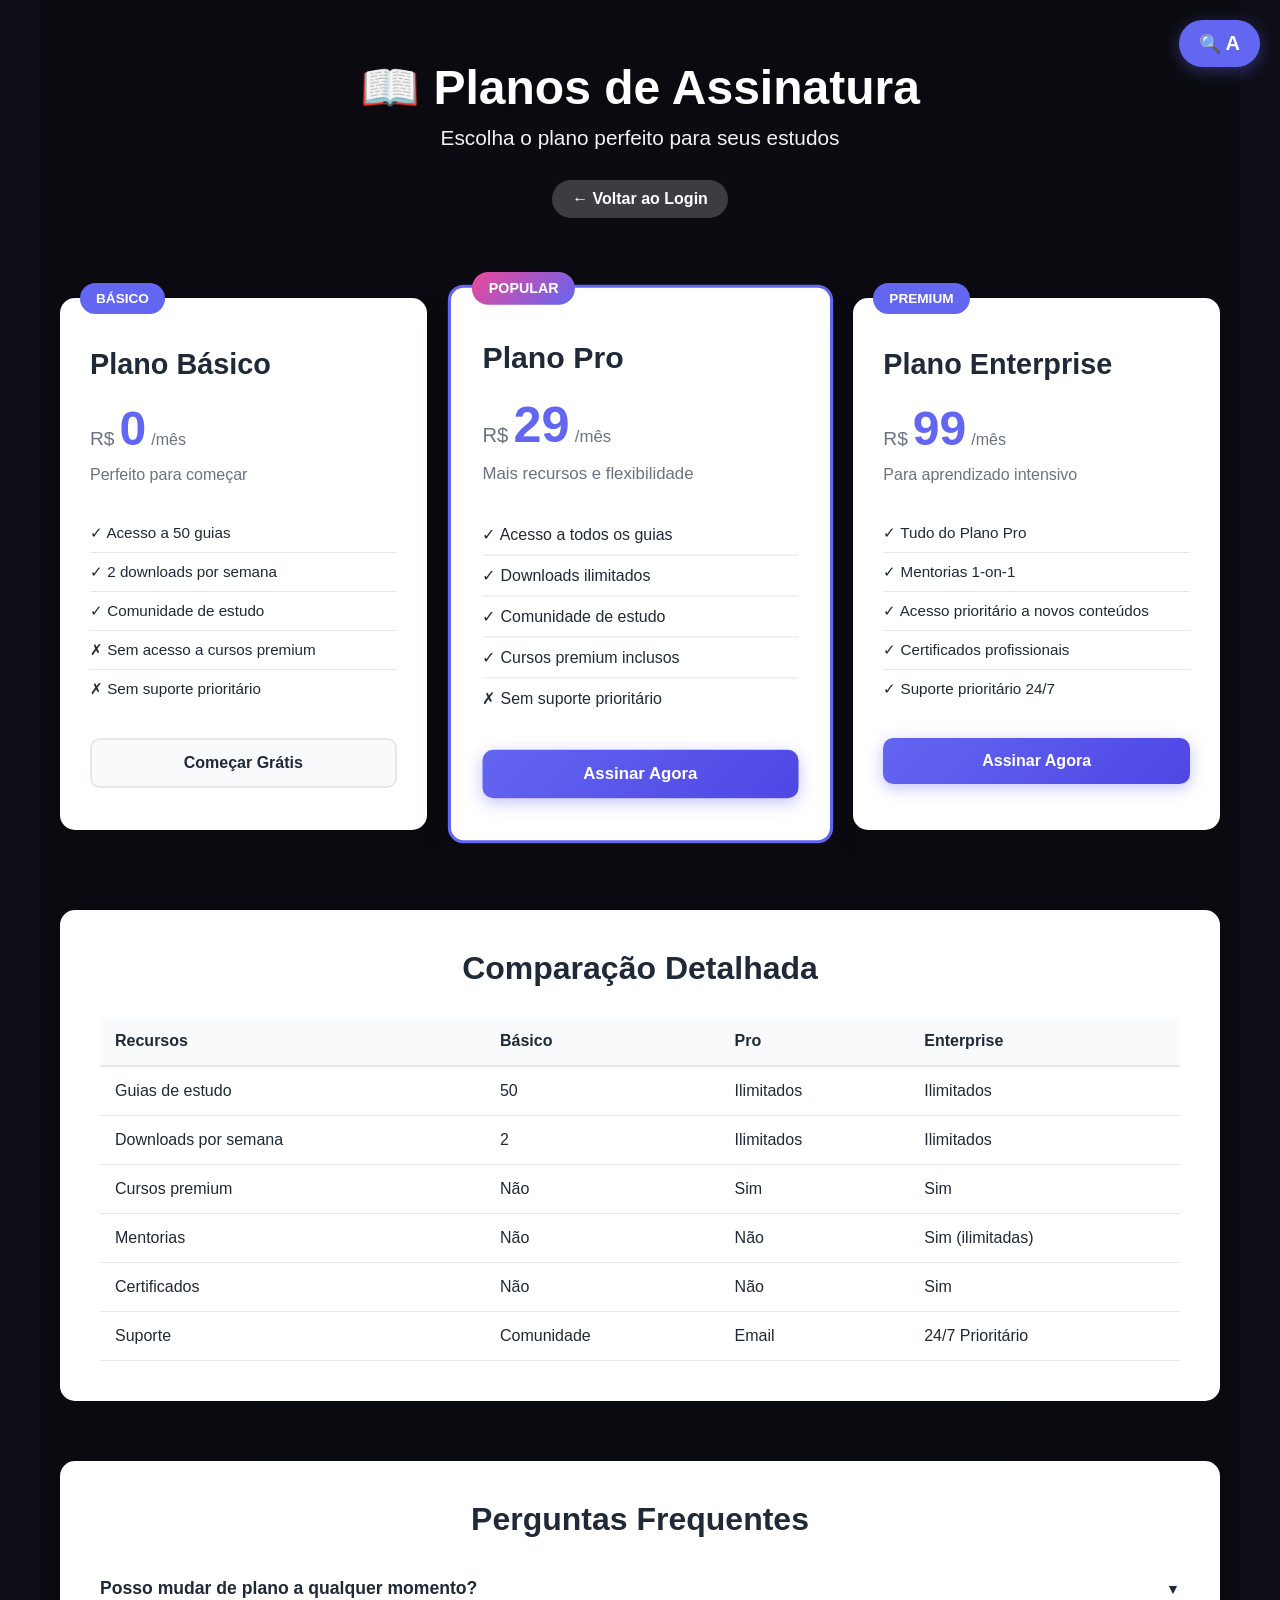
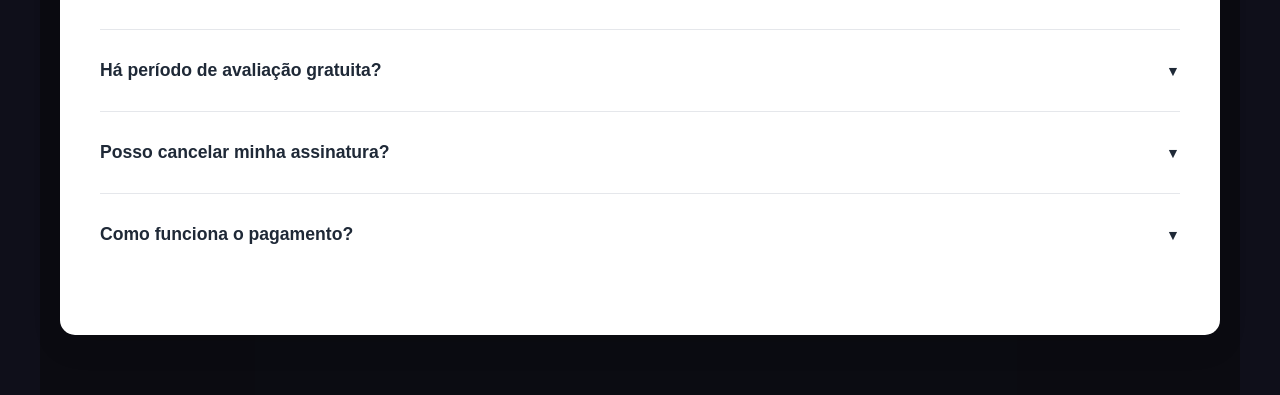
<file: guia_de_estudos_stable/plano_assinatura.html>
<!DOCTYPE html>
<html lang="pt-BR">
<head>
    <meta charset="UTF-8">
    <meta name="viewport" content="width=device-width, initial-scale=1.0">
    <title>Guia de Estudos - Planos de Assinatura</title>
    <link rel="stylesheet" href="style.css">
</head>
<body>
    <div class="accessibility-controls">
        <button id="fontSizeBtn" class="font-size-btn" title="Aumentar/Diminuir Fonte">
            <span class="magnifying-glass">🔍</span>
            <span class="font-label">A</span>
        </button>
    </div>

    <div class="plans-container" style="background: rgba(10, 11, 16, 0.8);">
        <div class="plans-header">
            <h1>📖 Planos de Assinatura</h1>
            <p>Escolha o plano perfeito para seus estudos</p>
            <a href="#" class="back-link" id="back-btn">← Voltar</a>
        </div>

        <div class="plans-grid">
            <!-- Plano Básico -->
            <div class="plan-card">
                <div class="plan-badge">Básico</div>
                <h2>Plano Básico</h2>
                <div class="plan-price">
                    <span class="currency">R$</span>
                    <span class="amount">0</span>
                    <span class="period">/mês</span>
                </div>
                <p class="plan-description">Perfeito para começar</p>
                <ul class="features-list">
                    <li>✓ Acesso a 50 guias</li>
                    <li>✓ 2 downloads por semana</li>
                    <li>✓ Comunidade de estudo</li>
                    <li>✗ Sem acesso a cursos premium</li>
                    <li>✗ Sem suporte prioritário</li>
                </ul>
                <button class="plan-button free-btn" onclick="selectPlan('Básico')">Começar Grátis</button>
            </div>

            <!-- Plano Pro -->
            <div class="plan-card featured">
                <div class="plan-badge popular">Popular</div>
                <h2>Plano Pro</h2>
                <div class="plan-price">
                    <span class="currency">R$</span>
                    <span class="amount">29</span>
                    <span class="period">/mês</span>
                </div>
                <p class="plan-description">Mais recursos e flexibilidade</p>
                <ul class="features-list">
                    <li>✓ Acesso a todos os guias</li>
                    <li>✓ Downloads ilimitados</li>
                    <li>✓ Comunidade de estudo</li>
                    <li>✓ Cursos premium inclusos</li>
                    <li>✗ Sem suporte prioritário</li>
                </ul>
                <button class="plan-button pro-btn" onclick="selectPlan('Pro')">Assinar Agora</button>
            </div>

            <!-- Plano Enterprise -->
            <div class="plan-card">
                <div class="plan-badge">Premium</div>
                <h2>Plano Enterprise</h2>
                <div class="plan-price">
                    <span class="currency">R$</span>
                    <span class="amount">99</span>
                    <span class="period">/mês</span>
                </div>
                <p class="plan-description">Para aprendizado intensivo</p>
                <ul class="features-list">
                    <li>✓ Tudo do Plano Pro</li>
                    <li>✓ Mentorias 1-on-1</li>
                    <li>✓ Acesso prioritário a novos conteúdos</li>
                    <li>✓ Certificados profissionais</li>
                    <li>✓ Suporte prioritário 24/7</li>
                </ul>
                <button class="plan-button enterprise-btn" onclick="selectPlan('Enterprise')">Assinar Agora</button>
            </div>
        </div>

        <div class="comparison-section">
            <h2>Comparação Detalhada</h2>
            <table class="comparison-table">
                <thead>
                    <tr>
                        <th>Recursos</th>
                        <th>Básico</th>
                        <th>Pro</th>
                        <th>Enterprise</th>
                    </tr>
                </thead>
                <tbody>
                    <tr><td>Guias de estudo</td><td>50</td><td>Ilimitados</td><td>Ilimitados</td></tr>
                    <tr><td>Downloads por semana</td><td>2</td><td>Ilimitados</td><td>Ilimitados</td></tr>
                    <tr><td>Cursos premium</td><td>Não</td><td>Sim</td><td>Sim</td></tr>
                    <tr><td>Mentorias</td><td>Não</td><td>Não</td><td>Sim (ilimitadas)</td></tr>
                    <tr><td>Certificados</td><td>Não</td><td>Não</td><td>Sim</td></tr>
                    <tr><td>Suporte</td><td>Comunidade</td><td>Email</td><td>24/7 Prioritário</td></tr>
                </tbody>
            </table>
        </div>

        <div class="faq-section">
            <h2>Perguntas Frequentes</h2>
            <div class="faq-item">
                <button class="faq-question">Posso mudar de plano a qualquer momento?</button>
                <div class="faq-answer" style="display: none;">
                    <p>Sim! Você pode fazer upgrade ou downgrade do seu plano a qualquer momento diretamente no painel de configurações da sua conta. As mudanças entram em vigor no próximo ciclo de cobrança.</p>
                </div>
            </div>
            <div class="faq-item">
                <button class="faq-question">Há período de avaliação gratuita?</button>
                <div class="faq-answer" style="display: none;">
                    <p>Sim, o Plano Básico é completamente gratuito! Você pode aproveitar vários recursos sem precisar de cartão de crédito. Também oferecemos 7 dias grátis para os planos Pro e Enterprise.</p>
                </div>
            </div>
            <div class="faq-item">
                <button class="faq-question">Posso cancelar minha assinatura?</button>
                <div class="faq-answer" style="display: none;">
                    <p>Sim, você pode cancelar sua assinatura a qualquer momento pelo painel da conta, sem multas ou taxas de cancelamento. Você continuará tendo acesso até o fim do período já pago.</p>
                </div>
            </div>
            <div class="faq-item">
                <button class="faq-question">Como funciona o pagamento?</button>
                <div class="faq-answer" style="display: none;">
                    <p>Aceitamos cartão de crédito, débito e PIX. A cobrança é mensal e automática. Você receberá um recibo por email a cada renovação.</p>
                </div>
            </div>
        </div>
    </div>

    <div id="planMessage" class="success-message" style="display: none;">
        <div class="success-content">
            <h2>✓ Plano Selecionado!</h2>
            <p id="planText"></p>
            <button onclick="location.reload()">Voltar</button>
        </div>
    </div>

    <script src="script.js"></script>

    <script>
        // Verifica se o usuário está logado para decidir para onde voltar
        // Se logado → volta ao painel (index.html)
        // Se não logado → volta ao login (pagina_login.html)
        document.addEventListener('DOMContentLoaded', function () {
            var btn = document.getElementById('back-btn');
            if (!btn) return;
            var session = null;
            try { session = JSON.parse(localStorage.getItem('currentSession') || 'null'); } catch (e) {}
            if (session && session.email) {
                btn.href        = 'index.html';
                btn.textContent = '← Voltar ao painel';
            } else {
                btn.href        = 'pagina_login.html';
                btn.textContent = '← Voltar ao Login';
            }
        });
    </script>
</body>
</html>
</file>
<file: guia_de_estudos_stable/styles.css>
@import url('https://fonts.googleapis.com/css2?family=Outfit:wght@300;400;500;600;700;800&family=Plus+Jakarta+Sans:wght@300;400;500;600;700&display=swap');

:root {
    /* Color Palette */
    --bg-main: #0a0b10;
    --bg-card: rgba(20, 22, 37, 0.6);
    --bg-card-hover: rgba(28, 31, 53, 0.8);
    --border-color: rgba(255, 255, 255, 0.07);
    --border-color-glow: rgba(99, 102, 241, 0.3);
    
    --text-primary: #f3f4f6;
    --text-secondary: #9ca3af;
    --text-muted: #6b7280;
    
    --primary: #6366f1; /* Neon Violet */
    --primary-glow: rgba(99, 102, 241, 0.4);
    --secondary: #14b8a6; /* Neon Teal */
    --secondary-glow: rgba(20, 184, 166, 0.4);
    --accent: #f43f5e; /* Rose / Pomodoro */
    --accent-glow: rgba(244, 63, 94, 0.4);
    --warning: #f59e0b; /* Amber */
    --success: #10b981; /* Emerald */
    
    /* Font Families */
    --font-heading: 'Outfit', sans-serif;
    --font-body: 'Plus Jakarta Sans', sans-serif;
    
    /* Transition Defaults */
    --transition-smooth: all 0.3s cubic-bezier(0.4, 0, 0.2, 1);
    --shadow-premium: 0 10px 30px -10px rgba(0, 0, 0, 0.5);
}

/* Reset and Global Styles */
* {
    margin: 0;
    padding: 0;
    box-sizing: border-box;
}

body {
    background-color: var(--bg-main);
    color: var(--text-primary);
    font-family: var(--font-body);
    min-height: 100vh;
    overflow-x: hidden;
    background-image: 
        radial-gradient(circle at 10% 20%, rgba(99, 102, 241, 0.15) 0%, transparent 40%),
        radial-gradient(circle at 90% 80%, rgba(20, 184, 166, 0.12) 0%, transparent 40%),
        radial-gradient(circle at 50% 50%, rgba(244, 63, 94, 0.05) 0%, transparent 50%);
    background-attachment: fixed;
}

/* Custom Scrollbar */
::-webkit-scrollbar {
    width: 8px;
    height: 8px;
}
::-webkit-scrollbar-track {
    background: var(--bg-main);
}
::-webkit-scrollbar-thumb {
    background: rgba(255, 255, 255, 0.1);
    border-radius: 10px;
}
::-webkit-scrollbar-thumb:hover {
    background: var(--primary);
}

/* Layout Grid */
.app-container {
    display: flex;
    min-height: 100vh;
    position: relative;
}

/* Sidebar Styling */
.sidebar {
    width: 280px;
    background: rgba(10, 11, 16, 0.8);
    backdrop-filter: blur(20px);
    -webkit-backdrop-filter: blur(20px);
    border-right: 1px solid var(--border-color);
    padding: 2rem 1.5rem;
    display: flex;
    flex-direction: column;
    position: fixed;
    height: 100vh;
    z-index: 100;
    transition: var(--transition-smooth);
}

.logo-container {
    display: flex;
    align-items: center;
    gap: 0.75rem;
    margin-bottom: 3rem;
}

.logo-icon {
    width: 40px;
    height: 40px;
    background: linear-gradient(135deg, var(--primary), var(--secondary));
    border-radius: 12px;
    display: flex;
    align-items: center;
    justify-content: center;
    box-shadow: 0 0 20px var(--primary-glow);
}

.logo-text {
    font-family: var(--font-heading);
    font-size: 1.35rem;
    font-weight: 800;
    letter-spacing: -0.5px;
    background: linear-gradient(to right, #ffffff, #9ca3af);
    -webkit-background-clip: text;
    -webkit-text-fill-color: transparent;
}

.logo-tag {
    font-size: 0.65rem;
    color: var(--secondary);
    font-weight: 700;
    text-transform: uppercase;
    letter-spacing: 1px;
    margin-top: -2px;
}

.nav-links {
    list-style: none;
    display: flex;
    flex-direction: column;
    gap: 0.5rem;
    flex-grow: 1;
}

.nav-item button {
    width: 100%;
    background: none;
    border: none;
    padding: 0.9rem 1.2rem;
    border-radius: 12px;
    color: var(--text-secondary);
    font-family: var(--font-body);
    font-size: 0.95rem;
    font-weight: 600;
    display: flex;
    align-items: center;
    gap: 1rem;
    cursor: pointer;
    text-align: left;
    transition: var(--transition-smooth);
    position: relative;
    overflow: hidden;
}

.nav-item button svg {
    width: 20px;
    height: 20px;
    transition: var(--transition-smooth);
}

.nav-item button::before {
    content: '';
    position: absolute;
    left: 0;
    top: 50%;
    transform: translateY(-50%) scaleX(0);
    height: 60%;
    width: 4px;
    background: var(--primary);
    border-radius: 0 4px 4px 0;
    transform-origin: left;
    transition: var(--transition-smooth);
}

.nav-item.active button,
.nav-item button:hover {
    color: var(--text-primary);
    background: var(--bg-card);
}

.nav-item.active button {
    background: rgba(99, 102, 241, 0.08);
    border: 1px solid rgba(99, 102, 241, 0.15);
}

.nav-item.active button::before {
    transform: translateY(-50%) scaleX(1);
}

.nav-item.active button svg,
.nav-item button:hover svg {
    color: var(--primary);
    transform: scale(1.1);
}

/* User Card bottom of sidebar */
.user-profile-summary {
    background: rgba(255, 255, 255, 0.03);
    border: 1px solid var(--border-color);
    border-radius: 16px;
    padding: 1rem;
    display: flex;
    flex-direction: column;
    gap: 0.75rem;
    margin-top: auto;
}

.user-profile-header {
    display: flex;
    align-items: center;
    gap: 0.75rem;
}

.avatar {
    width: 38px;
    height: 38px;
    background: linear-gradient(135deg, var(--secondary), var(--primary));
    border-radius: 50%;
    display: flex;
    align-items: center;
    justify-content: center;
    font-weight: 800;
    font-family: var(--font-heading);
}

.user-meta {
    display: flex;
    flex-direction: column;
}

.user-name {
    font-size: 0.85rem;
    font-weight: 700;
}

.user-rank {
    font-size: 0.7rem;
    color: var(--secondary);
    font-weight: 600;
}

.sidebar-level-progress {
    display: flex;
    flex-direction: column;
    gap: 0.35rem;
}

.level-text-row {
    display: flex;
    justify-content: space-between;
    font-size: 0.75rem;
    font-weight: 600;
}

.level-xp-indicator {
    color: var(--text-secondary);
}

.level-bar-bg {
    height: 6px;
    background: rgba(255, 255, 255, 0.05);
    border-radius: 3px;
    overflow: hidden;
}

.level-bar-fill {
    height: 100%;
    background: linear-gradient(to right, var(--primary), var(--secondary));
    width: 0%;
    border-radius: 3px;
    transition: width 0.5s cubic-bezier(0.4, 0, 0.2, 1);
    box-shadow: 0 0 8px var(--primary-glow);
}

/* Main Content Area */
.main-content {
    flex-grow: 1;
    margin-left: 280px;
    padding: 2.5rem 3rem;
    min-height: 100vh;
    transition: var(--transition-smooth);
}

/* App Header Dashboard Bar */
.app-header {
    display: flex;
    justify-content: space-between;
    align-items: center;
    margin-bottom: 2.5rem;
    gap: 2rem;
}

.page-title-area h1 {
    font-family: var(--font-heading);
    font-size: 1.85rem;
    font-weight: 800;
    background: linear-gradient(to right, #ffffff, #d1d5db);
    -webkit-background-clip: text;
    -webkit-text-fill-color: transparent;
}

.page-title-area p {
    color: var(--text-secondary);
    font-size: 0.9rem;
    margin-top: 0.25rem;
}

.header-stats {
    display: flex;
    gap: 1.5rem;
    align-items: center;
}

.stat-chip {
    background: var(--bg-card);
    border: 1px solid var(--border-color);
    padding: 0.6rem 1rem;
    border-radius: 12px;
    display: flex;
    align-items: center;
    gap: 0.75rem;
    box-shadow: var(--shadow-premium);
}

.stat-chip-icon {
    display: flex;
    align-items: center;
    justify-content: center;
    width: 28px;
    height: 28px;
    border-radius: 8px;
}

.stat-chip-icon.streak {
    background: rgba(244, 63, 94, 0.15);
    color: var(--accent);
}

.stat-chip-icon.xp {
    background: rgba(99, 102, 241, 0.15);
    color: var(--primary);
}

.stat-chip-icon.level {
    background: rgba(20, 184, 166, 0.15);
    color: var(--secondary);
}

.stat-chip-details {
    display: flex;
    flex-direction: column;
}

.stat-chip-label {
    font-size: 0.65rem;
    color: var(--text-muted);
    font-weight: 700;
    text-transform: uppercase;
}

.stat-chip-value {
    font-size: 0.9rem;
    font-weight: 700;
    white-space: nowrap;
    overflow: hidden;
    text-overflow: ellipsis;
    max-width: 80px;
}

/* Sections Containers */
.app-section {
    display: none;
    animation: fadeIn 0.4s ease-out forwards;
}

.app-section.active {
    display: block;
}

@keyframes fadeIn {
    from {
        opacity: 0;
        transform: translateY(10px);
    }
    to {
        opacity: 1;
        transform: translateY(0);
    }
}

/* Card UI Utilities */
.glass-panel {
    background: var(--bg-card);
    border: 1px solid var(--border-color);
    border-radius: 20px;
    padding: 1.75rem;
    box-shadow: var(--shadow-premium);
    backdrop-filter: blur(12px);
    -webkit-backdrop-filter: blur(12px);
    transition: var(--transition-smooth);
}

.glass-panel:hover {
    border-color: var(--border-color-glow);
    background: var(--bg-card-hover);
}

/* Interactive Dashboard Grid */
.dashboard-grid {
    display: grid;
    grid-template-columns: 2fr 1fr;
    gap: 1.75rem;
    margin-bottom: 1.75rem;
}

.dashboard-row-full {
    grid-column: span 2;
}

.welcome-banner {
    display: flex;
    justify-content: space-between;
    align-items: center;
    background: linear-gradient(135deg, rgba(99, 102, 241, 0.15) 0%, rgba(20, 184, 166, 0.08) 100%);
    border: 1px solid var(--border-color-glow);
    position: relative;
    overflow: hidden;
}

.welcome-banner::after {
    content: '';
    position: absolute;
    right: -50px;
    top: -50px;
    width: 200px;
    height: 200px;
    background: radial-gradient(circle, var(--secondary-glow) 0%, transparent 70%);
    pointer-events: none;
}

.welcome-info h2 {
    font-family: var(--font-heading);
    font-size: 1.5rem;
    font-weight: 800;
    margin-bottom: 0.5rem;
}

.welcome-info p {
    color: var(--text-secondary);
    font-size: 0.95rem;
    max-width: 500px;
}

.welcome-action-btn {
    background: linear-gradient(135deg, var(--primary), var(--secondary));
    color: white;
    border: none;
    padding: 0.8rem 1.5rem;
    border-radius: 12px;
    font-family: var(--font-body);
    font-weight: 700;
    cursor: pointer;
    box-shadow: 0 4px 15px var(--primary-glow);
    transition: var(--transition-smooth);
}

.welcome-action-btn:hover {
    transform: translateY(-2px);
    box-shadow: 0 6px 20px var(--primary-glow);
}

/* Quick Metrics Widgets */
.metrics-row {
    display: grid;
    grid-template-columns: repeat(4, 1fr);
    gap: 1.5rem;
    margin-bottom: 1.75rem;
}

.metric-card {
    display: flex;
    align-items: center;
    gap: 1rem;
}

.metric-icon-box {
    width: 45px;
    height: 45px;
    border-radius: 12px;
    display: flex;
    align-items: center;
    justify-content: center;
}

.metric-icon-box.blue {
    background: rgba(59, 130, 246, 0.1);
    color: #3b82f6;
}
.metric-icon-box.emerald {
    background: rgba(16, 185, 129, 0.1);
    color: #10b981;
}
.metric-icon-box.rose {
    background: rgba(244, 63, 94, 0.1);
    color: #f43f5e;
}
.metric-icon-box.amber {
    background: rgba(245, 158, 11, 0.1);
    color: #f59e0b;
}

.metric-stats {
    display: flex;
    flex-direction: column;
}

.metric-value {
    font-size: 1.2rem;
    font-weight: 800;
    font-family: var(--font-heading);
}

.metric-label {
    font-size: 0.75rem;
    color: var(--text-secondary);
    font-weight: 600;
}

/* Weekly Activity Grid */
.weekly-activity-box h3, .achievements-box h3, .roadmap-selector-box h3 {
    font-family: var(--font-heading);
    font-size: 1.15rem;
    font-weight: 700;
    margin-bottom: 1.25rem;
}

.weekly-grid {
    display: grid;
    grid-template-columns: repeat(7, 1fr);
    gap: 0.75rem;
    margin-top: 1rem;
}

.weekly-day {
    display: flex;
    flex-direction: column;
    align-items: center;
    gap: 0.5rem;
}

.day-bar-bg {
    width: 14px;
    height: 80px;
    background: rgba(255, 255, 255, 0.04);
    border-radius: 10px;
    position: relative;
    overflow: hidden;
}

.day-bar-fill {
    width: 100%;
    background: linear-gradient(to top, var(--primary), var(--secondary));
    position: absolute;
    bottom: 0;
    height: 0%;
    border-radius: 10px;
    transition: height 1s ease-in-out;
}

.day-name {
    font-size: 0.7rem;
    color: var(--text-muted);
    font-weight: 700;
    text-transform: uppercase;
}

.day-name.today {
    color: var(--secondary);
    font-weight: 800;
}

/* Achievements Box */
.achievements-list {
    display: flex;
    flex-direction: column;
    gap: 0.75rem;
}

.achievement-card {
    display: flex;
    align-items: center;
    gap: 0.75rem;
    padding: 0.75rem;
    border-radius: 12px;
    background: rgba(255, 255, 255, 0.02);
    border: 1px solid rgba(255, 255, 255, 0.03);
}

.achievement-card.unlocked {
    border-color: rgba(20, 184, 166, 0.2);
    background: rgba(20, 184, 166, 0.02);
}

.achievement-icon {
    width: 32px;
    height: 32px;
    border-radius: 8px;
    background: rgba(255, 255, 255, 0.05);
    display: flex;
    align-items: center;
    justify-content: center;
    font-size: 1.1rem;
    color: var(--text-muted);
    transition: var(--transition-smooth);
}

.achievement-card.unlocked .achievement-icon {
    background: rgba(20, 184, 166, 0.15);
    color: var(--secondary);
}

.achievement-details {
    display: flex;
    flex-direction: column;
    flex-grow: 1;
}

.achievement-title {
    font-size: 0.8rem;
    font-weight: 700;
}

.achievement-desc {
    font-size: 0.65rem;
    color: var(--text-muted);
}

.achievement-card.unlocked .achievement-desc {
    color: var(--text-secondary);
}

.achievement-xp {
    font-size: 0.75rem;
    font-weight: 700;
    color: var(--text-muted);
}

.achievement-card.unlocked .achievement-xp {
    color: var(--secondary);
}

/* Section: Study Guides / Roadmaps */
.roadmaps-layout {
    display: grid;
    grid-template-columns: 280px 1fr;
    gap: 2rem;
}

.roadmap-selector-box {
    display: flex;
    flex-direction: column;
    gap: 0.75rem;
    max-height: calc(100vh - 180px);
    overflow-y: auto;
}

.roadmap-tab-btn {
    background: rgba(255, 255, 255, 0.02);
    border: 1px solid var(--border-color);
    padding: 1rem;
    border-radius: 12px;
    color: var(--text-secondary);
    font-family: var(--font-body);
    font-size: 0.85rem;
    font-weight: 700;
    text-align: left;
    cursor: pointer;
    display: flex;
    align-items: center;
    justify-content: space-between;
    transition: var(--transition-smooth);
}

.roadmap-tab-btn:hover {
    color: var(--text-primary);
    background: var(--bg-card);
    border-color: rgba(255, 255, 255, 0.15);
}

.roadmap-tab-btn.active {
    background: rgba(99, 102, 241, 0.08);
    border-color: var(--primary);
    color: var(--text-primary);
    box-shadow: 0 0 10px rgba(99, 102, 241, 0.1);
}

.roadmap-tab-title {
    display: flex;
    flex-direction: column;
    gap: 0.25rem;
}

.roadmap-tab-meta {
    font-size: 0.65rem;
    color: var(--text-muted);
}

.roadmap-tab-btn.active .roadmap-tab-meta {
    color: var(--primary);
}

.roadmap-tab-progress {
    font-size: 0.75rem;
    font-weight: 800;
    background: rgba(255, 255, 255, 0.05);
    padding: 0.2rem 0.5rem;
    border-radius: 6px;
}

.roadmap-tab-btn.active .roadmap-tab-progress {
    background: rgba(99, 102, 241, 0.2);
    color: var(--primary);
}

.add-roadmap-btn {
    background: transparent;
    border: 1px dashed var(--border-color-glow);
    color: var(--primary);
    padding: 0.8rem;
    border-radius: 12px;
    font-family: var(--font-body);
    font-weight: 700;
    font-size: 0.8rem;
    cursor: pointer;
    text-align: center;
    display: flex;
    align-items: center;
    justify-content: center;
    gap: 0.5rem;
    transition: var(--transition-smooth);
}

.add-roadmap-btn:hover {
    background: rgba(99, 102, 241, 0.05);
    border-color: var(--primary);
}

.roadmap-viewer {
    display: flex;
    flex-direction: column;
    gap: 1.5rem;
}

.roadmap-view-header {
    display: flex;
    justify-content: space-between;
    align-items: flex-start;
    border-bottom: 1px solid var(--border-color);
    padding-bottom: 1.25rem;
}

.roadmap-header-info h2 {
    font-family: var(--font-heading);
    font-size: 1.45rem;
    font-weight: 800;
}

.roadmap-header-info p {
    color: var(--text-secondary);
    font-size: 0.85rem;
    margin-top: 0.25rem;
}

.delete-roadmap-btn {
    background: transparent;
    border: 1px solid rgba(244, 63, 94, 0.2);
    color: var(--accent);
    padding: 0.5rem 0.75rem;
    border-radius: 8px;
    font-size: 0.75rem;
    cursor: pointer;
    font-weight: 700;
    transition: var(--transition-smooth);
}

.delete-roadmap-btn:hover {
    background: rgba(244, 63, 94, 0.1);
}

.roadmap-progress-row {
    display: flex;
    align-items: center;
    gap: 1.5rem;
    background: rgba(255, 255, 255, 0.01);
    padding: 1rem;
    border-radius: 12px;
    border: 1px solid var(--border-color);
}

.roadmap-progress-details {
    display: flex;
    flex-direction: column;
    flex-grow: 1;
    gap: 0.5rem;
}

.roadmap-progress-stats {
    display: flex;
    justify-content: space-between;
    font-size: 0.8rem;
    font-weight: 700;
}

.roadmap-bar-bg {
    height: 8px;
    background: rgba(255, 255, 255, 0.05);
    border-radius: 4px;
    overflow: hidden;
}

.roadmap-bar-fill {
    height: 100%;
    background: linear-gradient(to right, var(--primary), var(--secondary));
    width: 0%;
    border-radius: 4px;
    transition: width 0.5s ease-in-out;
}

.roadmap-steps-list {
    display: flex;
    flex-direction: column;
    gap: 1rem;
    position: relative;
    padding-left: 1.5rem;
}

.roadmap-steps-list::before {
    content: '';
    position: absolute;
    left: 4px;
    top: 1rem;
    bottom: 1rem;
    width: 2px;
    background: rgba(255, 255, 255, 0.05);
    z-index: 1;
}

.roadmap-step-card {
    display: flex;
    gap: 1.25rem;
    background: rgba(255, 255, 255, 0.02);
    border: 1px solid var(--border-color);
    padding: 1.25rem;
    border-radius: 14px;
    position: relative;
    z-index: 2;
    transition: var(--transition-smooth);
}

.roadmap-step-card:hover {
    border-color: var(--border-color-glow);
    background: rgba(255, 255, 255, 0.04);
}

.roadmap-step-checkbox {
    margin-top: 0.25rem;
}

.roadmap-step-checkbox input[type="checkbox"] {
    width: 20px;
    height: 20px;
    border-radius: 6px;
    background: rgba(255, 255, 255, 0.05);
    border: 2px solid rgba(255, 255, 255, 0.1);
    cursor: pointer;
    appearance: none;
    -webkit-appearance: none;
    display: flex;
    align-items: center;
    justify-content: center;
    transition: var(--transition-smooth);
    position: relative;
}

.roadmap-step-checkbox input[type="checkbox"]:checked {
    background: var(--success);
    border-color: var(--success);
}

.roadmap-step-checkbox input[type="checkbox"]:checked::after {
    content: '\2713';
    font-size: 0.75rem;
    color: white;
    font-weight: 900;
}

.roadmap-step-card.completed {
    border-color: rgba(16, 185, 129, 0.15);
    background: rgba(16, 185, 129, 0.01);
}

.roadmap-step-card.completed .step-title {
    text-decoration: line-through;
    color: var(--text-muted);
}

.roadmap-step-card.completed .step-desc {
    color: var(--text-muted);
}

.roadmap-step-details {
    display: flex;
    flex-direction: column;
    flex-grow: 1;
    gap: 0.5rem;
}

.step-header {
    display: flex;
    justify-content: space-between;
    align-items: center;
}

.step-title {
    font-family: var(--font-heading);
    font-size: 1rem;
    font-weight: 700;
}

.step-badge {
    font-size: 0.65rem;
    font-weight: 700;
    padding: 0.2rem 0.5rem;
    border-radius: 6px;
    background: rgba(99, 102, 241, 0.1);
    color: var(--primary);
}

.roadmap-step-card.completed .step-badge {
    background: rgba(16, 185, 129, 0.1);
    color: var(--success);
}

.step-desc {
    font-size: 0.8rem;
    color: var(--text-secondary);
    line-height: 1.4;
}

.step-resources {
    display: flex;
    gap: 0.75rem;
    margin-top: 0.5rem;
    flex-wrap: wrap;
}

.resource-pill {
    font-size: 0.7rem;
    color: var(--secondary);
    background: rgba(20, 184, 166, 0.08);
    border: 1px solid rgba(20, 184, 166, 0.15);
    padding: 0.25rem 0.6rem;
    border-radius: 20px;
    text-decoration: none;
    font-weight: 600;
    display: flex;
    align-items: center;
    gap: 0.35rem;
    transition: var(--transition-smooth);
}

.resource-pill:hover {
    background: var(--secondary);
    color: #000;
    box-shadow: 0 0 10px var(--secondary-glow);
}

/* Modal Styling */
.modal-overlay {
    position: fixed;
    top: 0;
    left: 0;
    right: 0;
    bottom: 0;
    background: rgba(0, 0, 0, 0.75);
    backdrop-filter: blur(8px);
    display: none;
    align-items: center;
    justify-content: center;
    z-index: 200;
    animation: fadeIn 0.2s ease-out;
}

.modal-card {
    background: #0d0f1a;
    border: 1px solid var(--border-color-glow);
    border-radius: 20px;
    width: 90%;
    max-width: 500px;
    padding: 2rem;
    box-shadow: 0 20px 40px rgba(0,0,0,0.6);
    position: relative;
    animation: scaleIn 0.3s cubic-bezier(0.34, 1.56, 0.64, 1);
}

@keyframes scaleIn {
    from {
        transform: scale(0.9);
        opacity: 0;
    }
    to {
        transform: scale(1);
        opacity: 1;
    }
}

.modal-header {
    margin-bottom: 1.5rem;
}

.modal-header h3 {
    font-family: var(--font-heading);
    font-size: 1.3rem;
    font-weight: 800;
}

.modal-close {
    position: absolute;
    right: 1.5rem;
    top: 1.5rem;
    background: transparent;
    border: none;
    color: var(--text-secondary);
    cursor: pointer;
    font-size: 1.2rem;
}

.form-group {
    margin-bottom: 1.25rem;
    display: flex;
    flex-direction: column;
    gap: 0.5rem;
}

.form-group label {
    font-size: 0.75rem;
    font-weight: 700;
    color: var(--text-secondary);
    text-transform: uppercase;
}

.form-control {
    background: rgba(255, 255, 255, 0.03);
    border: 1px solid var(--border-color);
    border-radius: 10px;
    padding: 0.75rem;
    color: var(--text-primary);
    font-family: var(--font-body);
    font-size: 0.85rem;
    width: 100%;
    transition: var(--transition-smooth);
}

.form-control:focus {
    outline: none;
    border-color: var(--primary);
    box-shadow: 0 0 10px rgba(99, 102, 241, 0.15);
}
/* Fix select dropdown background in kanban/modals */
.form-control option,
select.form-control {
    background: #1e1e35;
    color: var(--text-primary);
}
select.form-control {
    appearance: none;
    -webkit-appearance: none;
    background-image: url("data:image/svg+xml,%3Csvg xmlns='http://www.w3.org/2000/svg' width='12' height='12' viewBox='0 0 24 24' fill='none' stroke='%2394a3b8' stroke-width='2'%3E%3Cpath d='M6 9l6 6 6-6'/%3E%3C/svg%3E");
    background-repeat: no-repeat;
    background-position: right 0.75rem center;
    padding-right: 2rem;
}


.modal-actions {
    display: flex;
    justify-content: flex-end;
    gap: 0.75rem;
    margin-top: 1.5rem;
}

.btn-secondary {
    background: transparent;
    border: 1px solid var(--border-color);
    color: var(--text-secondary);
    padding: 0.65rem 1.25rem;
    border-radius: 10px;
    font-weight: 700;
    font-size: 0.8rem;
    cursor: pointer;
    font-family: var(--font-body);
    transition: var(--transition-smooth);
}

.btn-secondary:hover {
    background: rgba(255,255,255,0.02);
    color: var(--text-primary);
}

.btn-primary {
    background: var(--primary);
    border: none;
    color: white;
    padding: 0.65rem 1.25rem;
    border-radius: 10px;
    font-weight: 700;
    font-size: 0.8rem;
    cursor: pointer;
    font-family: var(--font-body);
    transition: var(--transition-smooth);
    box-shadow: 0 4px 10px var(--primary-glow);
}

.btn-primary:hover {
    transform: translateY(-1px);
    box-shadow: 0 6px 15px var(--primary-glow);
}

/* Section: Glow Pomodoro Timer */
.pomodoro-layout {
    display: grid;
    grid-template-columns: 1fr 1fr;
    gap: 2rem;
}

.pomodoro-display-box {
    display: flex;
    flex-direction: column;
    align-items: center;
    justify-content: center;
    padding: 3rem;
}

.timer-circle-container {
    position: relative;
    width: 260px;
    height: 260px;
    margin-bottom: 2rem;
}

.timer-svg {
    transform: rotate(-90deg);
    width: 100%;
    height: 100%;
}

.timer-circle-bg {
    fill: none;
    stroke: rgba(255, 255, 255, 0.03);
    stroke-width: 8px;
}

.timer-circle-fill {
    fill: none;
    stroke: var(--accent);
    stroke-width: 8px;
    stroke-linecap: round;
    stroke-dasharray: 753.98;
    stroke-dashoffset: 753.98;
    transition: stroke-dashoffset 0.1s linear, stroke 0.3s var(--transition-smooth);
    filter: drop-shadow(0 0 10px var(--accent-glow));
}

.timer-circle-fill.break {
    stroke: var(--secondary);
    filter: drop-shadow(0 0 10px var(--secondary-glow));
}

.timer-digital-display {
    position: absolute;
    top: 50%;
    left: 50%;
    transform: translate(-50%, -50%);
    display: flex;
    flex-direction: column;
    align-items: center;
    gap: 0.25rem;
}

.timer-digits {
    font-family: var(--font-heading);
    font-size: 3.2rem;
    font-weight: 800;
    letter-spacing: -1px;
}

.timer-mode-label {
    font-size: 0.7rem;
    color: var(--text-muted);
    font-weight: 700;
    text-transform: uppercase;
    letter-spacing: 1.5px;
}

.timer-controls {
    display: flex;
    align-items: center;
    gap: 1.25rem;
}

.timer-btn {
    width: 54px;
    height: 54px;
    border-radius: 50%;
    border: none;
    display: flex;
    align-items: center;
    justify-content: center;
    cursor: pointer;
    transition: var(--transition-smooth);
}

.timer-btn.toggle {
    background: var(--accent);
    color: white;
    box-shadow: 0 5px 20px var(--accent-glow);
}

.timer-btn.toggle.active {
    background: var(--secondary);
    box-shadow: 0 5px 20px var(--secondary-glow);
}

.timer-btn.toggle:hover {
    transform: scale(1.08);
}

.timer-btn.reset {
    background: rgba(255, 255, 255, 0.05);
    border: 1px solid var(--border-color);
    color: var(--text-secondary);
}

.timer-btn.reset:hover {
    background: rgba(255, 255, 255, 0.1);
    color: var(--text-primary);
}

.timer-btn svg {
    width: 22px;
    height: 22px;
}

/* Soundscapes Box */
.audio-synth-box {
    display: flex;
    flex-direction: column;
    gap: 1.5rem;
}

.audio-synth-header {
    border-bottom: 1px solid var(--border-color);
    padding-bottom: 1rem;
}

.audio-synth-header h3 {
    font-family: var(--font-heading);
    font-size: 1.2rem;
    font-weight: 800;
}

.audio-synth-header p {
    font-size: 0.8rem;
    color: var(--text-secondary);
    margin-top: 0.25rem;
}

.soundscape-toggles {
    display: grid;
    grid-template-columns: 1fr 1fr;
    gap: 1rem;
}

.sound-card {
    background: rgba(255, 255, 255, 0.02);
    border: 1px solid var(--border-color);
    padding: 1rem;
    border-radius: 14px;
    cursor: pointer;
    display: flex;
    flex-direction: column;
    gap: 0.5rem;
    transition: var(--transition-smooth);
}

.sound-card:hover {
    background: rgba(255, 255, 255, 0.04);
}

.sound-card.active {
    border-color: var(--primary);
    background: rgba(99, 102, 241, 0.05);
}

.sound-header {
    display: flex;
    align-items: center;
    justify-content: space-between;
}

.sound-title {
    font-size: 0.85rem;
    font-weight: 700;
}

.sound-icon {
    font-size: 1.1rem;
}

.sound-slider {
    width: 100%;
    margin-top: 0.5rem;
}

.sound-slider input[type="range"] {
    -webkit-appearance: none;
    width: 100%;
    height: 4px;
    border-radius: 2px;
    background: rgba(255, 255, 255, 0.1);
    outline: none;
}

.sound-slider input[type="range"]::-webkit-slider-thumb {
    -webkit-appearance: none;
    appearance: none;
    width: 12px;
    height: 12px;
    border-radius: 50%;
    background: var(--primary);
    cursor: pointer;
    transition: transform 0.1s;
}

.sound-slider input[type="range"]::-webkit-slider-thumb:hover {
    transform: scale(1.2);
}

.sound-slider.disabled {
    pointer-events: none;
    opacity: 0.4;
}

/* Quick Session History */
.pomodoro-log-box {
    margin-top: 1.5rem;
}

.log-list {
    display: flex;
    flex-direction: column;
    gap: 0.5rem;
    max-height: 140px;
    overflow-y: auto;
}

.log-item {
    display: flex;
    justify-content: space-between;
    font-size: 0.75rem;
    padding: 0.5rem 0.75rem;
    background: rgba(255,255,255,0.01);
    border: 1px solid var(--border-color);
    border-radius: 8px;
}

.log-time {
    color: var(--text-secondary);
}

.log-duration {
    font-weight: 700;
    color: var(--secondary);
}

/* Section: Active Recall Flashcards */
.flashcards-layout {
    display: grid;
    grid-template-columns: 280px 1fr;
    gap: 2rem;
}

.deck-selector-box {
    display: flex;
    flex-direction: column;
    gap: 0.75rem;
    max-height: calc(100vh - 180px);
    overflow-y: auto;
}

.deck-tab-btn {
    background: rgba(255, 255, 255, 0.02);
    border: 1px solid var(--border-color);
    padding: 1rem;
    border-radius: 12px;
    color: var(--text-secondary);
    font-family: var(--font-body);
    font-size: 0.85rem;
    font-weight: 700;
    text-align: left;
    cursor: pointer;
    display: flex;
    align-items: center;
    justify-content: space-between;
    transition: var(--transition-smooth);
}

.deck-tab-btn:hover {
    color: var(--text-primary);
    background: var(--bg-card);
    border-color: rgba(255, 255, 255, 0.15);
}

.deck-tab-btn.active {
    background: rgba(20, 184, 166, 0.08);
    border-color: var(--secondary);
    color: var(--text-primary);
    box-shadow: 0 0 10px rgba(20, 184, 166, 0.1);
}

.deck-tab-progress {
    font-size: 0.75rem;
    font-weight: 800;
    background: rgba(255, 255, 255, 0.05);
    padding: 0.2rem 0.5rem;
    border-radius: 6px;
}

.deck-tab-btn.active .deck-tab-progress {
    background: rgba(20, 184, 166, 0.2);
    color: var(--secondary);
}

.deck-study-viewer {
    display: flex;
    flex-direction: column;
    align-items: center;
    gap: 1.5rem;
    min-height: 420px;
}

.deck-study-header {
    width: 100%;
    display: flex;
    justify-content: space-between;
    align-items: center;
    border-bottom: 1px solid var(--border-color);
    padding-bottom: 1rem;
}

.deck-study-header h3 {
    font-family: var(--font-heading);
    font-size: 1.25rem;
    font-weight: 800;
}

.deck-study-actions {
    display: flex;
    gap: 0.75rem;
}

.add-card-btn {
    background: transparent;
    border: 1px solid var(--border-color-glow);
    color: var(--secondary);
    padding: 0.4rem 0.8rem;
    border-radius: 8px;
    font-size: 0.75rem;
    cursor: pointer;
    font-weight: 700;
    transition: var(--transition-smooth);
}

.add-card-btn:hover {
    background: rgba(20, 184, 166, 0.08);
}

.flashcard-deck-empty {
    display: flex;
    flex-direction: column;
    align-items: center;
    justify-content: center;
    height: 300px;
    color: var(--text-secondary);
    gap: 1rem;
}

/* 3D Flip Card Styles */
.flashcard-3d-wrapper {
    perspective: 1000px;
    width: 460px;
    height: 260px;
    cursor: pointer;
    margin-top: 1rem;
}

.flashcard-inner {
    position: relative;
    width: 100%;
    height: 100%;
    text-align: center;
    transition: transform 0.6s cubic-bezier(0.4, 0, 0.2, 1);
    transform-style: preserve-3d;
}

.flashcard-3d-wrapper.flipped .flashcard-inner {
    transform: rotateY(180deg);
}

.flashcard-front, .flashcard-back {
    position: absolute;
    width: 100%;
    height: 100%;
    backface-visibility: hidden;
    -webkit-backface-visibility: hidden;
    display: flex;
    flex-direction: column;
    justify-content: center;
    align-items: center;
    padding: 2.5rem;
    border-radius: 20px;
    box-shadow: var(--shadow-premium);
    border: 1px solid var(--border-color);
}

.flashcard-front {
    background: linear-gradient(135deg, rgba(20, 22, 37, 0.95) 0%, rgba(30, 34, 57, 0.95) 100%);
    border-color: rgba(99, 102, 241, 0.15);
}

.flashcard-back {
    background: linear-gradient(135deg, rgba(25, 27, 44, 0.95) 0%, rgba(13, 15, 26, 0.95) 100%);
    transform: rotateY(180deg);
    border-color: rgba(20, 184, 166, 0.15);
}

.card-index {
    position: absolute;
    top: 1rem;
    left: 1.25rem;
    font-size: 0.7rem;
    font-weight: 700;
    color: var(--text-muted);
}

.card-hint {
    position: absolute;
    bottom: 1rem;
    font-size: 0.7rem;
    color: var(--text-muted);
    font-weight: 600;
}

.card-title-tag {
    font-size: 0.7rem;
    font-weight: 700;
    text-transform: uppercase;
    letter-spacing: 1.5px;
    margin-bottom: 1rem;
}

.flashcard-front .card-title-tag {
    color: var(--primary);
}

.flashcard-back .card-title-tag {
    color: var(--secondary);
}

.card-text-content {
    font-family: var(--font-heading);
    font-size: 1.25rem;
    font-weight: 700;
    line-height: 1.4;
    max-width: 380px;
}

/* Flashcard Answer Controls (Leitner) */
.flashcard-leitner-controls {
    display: flex;
    flex-direction: column;
    align-items: center;
    gap: 1rem;
    width: 100%;
    max-width: 460px;
    animation: fadeIn 0.3s;
}

.flip-prompt-btn {
    background: rgba(255,255,255,0.03);
    border: 1px solid var(--border-color);
    color: var(--text-secondary);
    padding: 0.6rem 1.5rem;
    border-radius: 12px;
    font-family: var(--font-body);
    font-weight: 700;
    cursor: pointer;
    font-size: 0.8rem;
    transition: var(--transition-smooth);
}

.flip-prompt-btn:hover {
    background: rgba(255,255,255,0.06);
    color: var(--text-primary);
}

.leitner-btn-row {
    display: grid;
    grid-template-columns: repeat(3, 1fr);
    gap: 0.75rem;
    width: 100%;
}

.leitner-btn {
    border: none;
    padding: 0.75rem;
    border-radius: 12px;
    font-family: var(--font-body);
    font-weight: 700;
    font-size: 0.8rem;
    cursor: pointer;
    display: flex;
    flex-direction: column;
    align-items: center;
    gap: 0.15rem;
    color: white;
    transition: var(--transition-smooth);
}

.leitner-btn.hard {
    background: rgba(244, 63, 94, 0.1);
    border: 1px solid rgba(244, 63, 94, 0.2);
    color: #f43f5e;
}
.leitner-btn.hard:hover {
    background: #f43f5e;
    color: white;
    box-shadow: 0 4px 15px var(--accent-glow);
}

.leitner-btn.medium {
    background: rgba(245, 158, 11, 0.1);
    border: 1px solid rgba(245, 158, 11, 0.2);
    color: #f59e0b;
}
.leitner-btn.medium:hover {
    background: #f59e0b;
    color: black;
    box-shadow: 0 4px 15px rgba(245, 158, 11, 0.4);
}

.leitner-btn.easy {
    background: rgba(16, 185, 129, 0.1);
    border: 1px solid rgba(16, 185, 129, 0.2);
    color: #10b981;
}
.leitner-btn.easy:hover {
    background: #10b981;
    color: white;
    box-shadow: 0 4px 15px rgba(16, 185, 129, 0.4);
}

.leitner-btn-label {
    font-size: 0.65rem;
    opacity: 0.8;
    text-transform: uppercase;
}

/* Spaced Repetition Info bar */
.deck-srs-status {
    display: flex;
    gap: 1.5rem;
    font-size: 0.75rem;
    font-weight: 700;
    background: rgba(255, 255, 255, 0.01);
    border: 1px solid var(--border-color);
    padding: 0.5rem 1rem;
    border-radius: 30px;
    margin-top: 1rem;
}

.srs-metric.hard { color: #f43f5e; }
.srs-metric.medium { color: #f59e0b; }
.srs-metric.easy { color: #10b981; }

/* Section: Kanban Planner */
.kanban-board {
    display: grid;
    grid-template-columns: repeat(3, 1fr);
    gap: 1.5rem;
    align-items: flex-start;
}

.kanban-column {
    background: rgba(255, 255, 255, 0.01);
    border: 1px solid var(--border-color);
    border-radius: 18px;
    padding: 1.25rem;
    display: flex;
    flex-direction: column;
    gap: 1rem;
    min-height: 480px;
}

.kanban-column-header {
    display: flex;
    justify-content: space-between;
    align-items: center;
    border-bottom: 1px solid var(--border-color);
    padding-bottom: 0.75rem;
}

.kanban-title-row {
    display: flex;
    align-items: center;
    gap: 0.5rem;
}

.kanban-dot {
    width: 8px;
    height: 8px;
    border-radius: 50%;
}

.kanban-dot.todo { background: var(--primary); }
.kanban-dot.doing { background: var(--warning); }
.kanban-dot.done { background: var(--success); }

.kanban-column-title {
    font-family: var(--font-heading);
    font-size: 0.95rem;
    font-weight: 700;
}

.kanban-column-count {
    font-size: 0.7rem;
    font-weight: 800;
    background: rgba(255, 255, 255, 0.05);
    padding: 0.2rem 0.5rem;
    border-radius: 6px;
    color: var(--text-secondary);
}

.kanban-tasks-list {
    display: flex;
    flex-direction: column;
    gap: 0.75rem;
    min-height: 380px;
}

.kanban-task-card {
    background: var(--bg-card);
    border: 1px solid var(--border-color);
    border-radius: 12px;
    padding: 1rem;
    cursor: grab;
    display: flex;
    flex-direction: column;
    gap: 0.5rem;
    transition: var(--transition-smooth);
}

.kanban-task-card:hover {
    border-color: var(--border-color-glow);
    background: var(--bg-card-hover);
    transform: translateY(-2px);
}

.task-tag {
    font-size: 0.65rem;
    font-weight: 700;
    text-transform: uppercase;
    letter-spacing: 0.5px;
    padding: 0.15rem 0.4rem;
    border-radius: 4px;
    align-self: flex-start;
}

.task-tag.high {
    background: rgba(244, 63, 94, 0.1);
    color: var(--accent);
}
.task-tag.medium {
    background: rgba(245, 158, 11, 0.1);
    color: var(--warning);
}
.task-tag.low {
    background: rgba(16, 185, 129, 0.1);
    color: var(--success);
}

.task-title {
    font-size: 0.85rem;
    font-weight: 700;
    line-height: 1.3;
}

.task-desc {
    font-size: 0.75rem;
    color: var(--text-secondary);
}

.task-footer {
    display: flex;
    justify-content: space-between;
    align-items: center;
    border-top: 1px solid rgba(255,255,255,0.03);
    padding-top: 0.5rem;
    margin-top: 0.25rem;
}

.task-due-date {
    font-size: 0.65rem;
    color: var(--text-muted);
    display: flex;
    align-items: center;
    gap: 0.25rem;
}

.task-actions {
    display: flex;
    gap: 0.35rem;
}

.task-action-btn {
    background: transparent;
    border: none;
    color: var(--text-muted);
    cursor: pointer;
    transition: var(--transition-smooth);
    padding: 0.2rem;
    display: flex;
    align-items: center;
}

.task-action-btn:hover {
    color: var(--text-primary);
}

.task-action-btn.delete:hover {
    color: var(--accent);
}

.add-task-column-btn {
    background: transparent;
    border: 1px dashed var(--border-color);
    color: var(--text-secondary);
    padding: 0.75rem;
    border-radius: 12px;
    font-family: var(--font-body);
    font-weight: 700;
    font-size: 0.8rem;
    cursor: pointer;
    display: flex;
    align-items: center;
    justify-content: center;
    gap: 0.5rem;
    transition: var(--transition-smooth);
}

.add-task-column-btn:hover {
    border-color: var(--border-color-glow);
    background: rgba(255, 255, 255, 0.02);
    color: var(--text-primary);
}

/* Section: Zen Notes */
.notes-layout {
    display: grid;
    grid-template-columns: 260px 1fr;
    gap: 2rem;
}

.notes-sidebar-box {
    display: flex;
    flex-direction: column;
    gap: 0.75rem;
    max-height: calc(100vh - 180px);
    overflow-y: auto;
}

.note-tab-btn {
    background: rgba(255, 255, 255, 0.02);
    border: 1px solid var(--border-color);
    padding: 0.85rem 1rem;
    border-radius: 12px;
    color: var(--text-secondary);
    font-family: var(--font-body);
    font-size: 0.85rem;
    font-weight: 700;
    text-align: left;
    cursor: pointer;
    display: flex;
    flex-direction: column;
    gap: 0.25rem;
    transition: var(--transition-smooth);
}

.note-tab-btn:hover {
    color: var(--text-primary);
    background: var(--bg-card);
    border-color: rgba(255, 255, 255, 0.15);
}

.note-tab-btn.active {
    background: rgba(99, 102, 241, 0.08);
    border-color: var(--primary);
    color: var(--text-primary);
}

.note-tab-date {
    font-size: 0.65rem;
    color: var(--text-muted);
}

.note-tab-btn.active .note-tab-date {
    color: var(--primary);
}

.notes-editor-workspace {
    display: flex;
    flex-direction: column;
    gap: 1.25rem;
    min-height: 500px;
}

.note-editor-header {
    display: flex;
    justify-content: space-between;
    align-items: center;
    border-bottom: 1px solid var(--border-color);
    padding-bottom: 1rem;
}

.note-editor-title-input {
    background: transparent;
    border: none;
    font-family: var(--font-heading);
    font-size: 1.5rem;
    font-weight: 800;
    color: var(--text-primary);
    width: 70%;
}

.note-editor-title-input:focus {
    outline: none;
}

.note-editor-actions {
    display: flex;
    gap: 0.75rem;
}

.note-action-btn-small {
    background: transparent;
    border: 1px solid var(--border-color);
    color: var(--text-secondary);
    padding: 0.4rem 0.8rem;
    border-radius: 8px;
    font-size: 0.75rem;
    cursor: pointer;
    font-weight: 700;
    transition: var(--transition-smooth);
}

.note-action-btn-small:hover {
    background: rgba(255,255,255,0.02);
    color: var(--text-primary);
}

.note-action-btn-small.delete:hover {
    border-color: rgba(244, 63, 94, 0.3);
    color: var(--accent);
}

.note-split-view {
    display: grid;
    grid-template-columns: 1fr;
    gap: 1.5rem;
    flex-grow: 1;
}

.note-textarea-box{
    display: flex;
    flex-direction: column;
    height: 65vh; /* Define uma altura visível baseada na tela do usuário */
    min-height: 350px; /* Garante que não fique pequeno demais */
}

.note-preview-box {
    display: none !important;
}

.note-editor-textarea {
    flex-grow: 1;
    height: 100%; /* Força a respeitar a caixa do pai */
    min-height: 0; /* O segredo: impede o flexbox de esticar infinitamente */
    overflow-y: auto; /* Ativa a barra de rolagem vertical */
    background: rgba(255, 255, 255, 0.01);
    border: 1px solid var(--border-color);
    border-radius: 14px;
    padding: 1.25rem;
    color: var(--text-primary);
    font-family: 'Courier New', Courier, monospace;
    font-size: 0.9rem;
    resize: none; /* Impede o usuário de quebrar o layout puxando a caixa */
    line-height: 1.5;
    outline: none;
    transition: var(--transition-smooth);
}

.note-editor-textarea:focus {
    border-color: var(--border-color-glow);
    background: rgba(255, 255, 255, 0.02);
}

.note-compiled-preview {
    flex-grow: 1;
    height: 100%; /* Força a respeitar a caixa do pai */
    min-height: 0; /* O segredo contra o esticamento infinito */
    overflow-y: auto; /* Ativa a barra de rolagem vertical */
    background: rgba(255, 255, 255, 0.01);
    border: 1px solid var(--border-color);
    border-radius: 14px;
    padding: 1.25rem;
    font-size: 0.9rem;
    line-height: 1.6;
}

.note-compiled-preview h1, .note-compiled-preview h2, .note-compiled-preview h3 {
    font-family: var(--font-heading);
    margin-top: 1rem;
    margin-bottom: 0.5rem;
    font-weight: 700;
}

.note-compiled-preview h1 { font-size: 1.3rem; border-bottom: 1px solid rgba(255,255,255,0.05); padding-bottom: 0.25rem; }
.note-compiled-preview h2 { font-size: 1.15rem; }
.note-compiled-preview h3 { font-size: 1rem; }

.note-compiled-preview p {
    margin-bottom: 0.75rem;
    color: var(--text-secondary);
}

.note-compiled-preview ul, .note-compiled-preview ol {
    margin-left: 1.5rem;
    margin-bottom: 0.75rem;
    color: var(--text-secondary);
}

.note-compiled-preview li {
    margin-bottom: 0.25rem;
}

.note-compiled-preview code {
    background: rgba(255, 255, 255, 0.07);
    padding: 0.15rem 0.35rem;
    border-radius: 4px;
    font-family: monospace;
    font-size: 0.85rem;
}

.note-compiled-preview blockquote {
    border-left: 3px solid var(--primary);
    background: rgba(99, 102, 241, 0.03);
    padding: 0.5rem 1rem;
    border-radius: 0 8px 8px 0;
    margin-bottom: 0.75rem;
    color: var(--text-secondary);
    font-style: italic;
}

/* Sidebar Minimization Option & Toggle */
.sidebar-toggle-btn {
    position: absolute;
    right: -12px;
    top: 28px;
    width: 24px;
    height: 24px;
    background: #141625;
    border: 1px solid var(--border-color);
    border-radius: 50%;
    color: var(--text-secondary);
    display: flex;
    align-items: center;
    justify-content: center;
    cursor: pointer;
    z-index: 110;
    transition: var(--transition-smooth);
    box-shadow: 0 4px 12px rgba(0, 0, 0, 0.4);
}
.sidebar-toggle-btn:hover {
    color: var(--primary);
    border-color: var(--primary);
    background: var(--bg-card-hover);
}
.sidebar-toggle-btn svg {
    transition: transform var(--transition-smooth);
}
.sidebar.minimized {
    width: 80px !important;
    padding: 2rem 0.5rem !important;
}
.sidebar.minimized .logo-text,
.sidebar.minimized .logo-tag,
.sidebar.minimized .nav-item button span,
.sidebar.minimized .user-profile-summary {
    display: none !important;
}
.sidebar.minimized .logo-container {
    justify-content: center !important;
    margin-bottom: 2rem !important;
}
.sidebar.minimized .nav-item button {
    justify-content: center !important;
    padding: 0.9rem !important;
    gap: 0 !important;
}
.sidebar.minimized .sidebar-toggle-btn svg {
    transform: rotate(180deg);
}
.sidebar.minimized + .main-content {
    margin-left: 80px !important;
}

/* Utility Animations & Responsiveness */
@media (max-width: 1024px) {
    .sidebar-toggle-btn {
        display: none !important;
    }
    .sidebar {
        width: 80px;
        padding: 2rem 0.5rem;
    }
    .logo-text, .logo-tag, .nav-item button span, .user-profile-summary {
        display: none;
    }
    .logo-container {
        justify-content: center;
        margin-bottom: 2rem;
    }
    .nav-item button {
        justify-content: center;
        padding: 0.9rem;
    }
    .main-content {
        margin-left: 80px;
        padding: 2rem;
    }
    .dashboard-grid, .pomodoro-layout, .roadmaps-layout, .flashcards-layout, .notes-layout {
        grid-template-columns: 1fr;
    }
    .dashboard-row-full {
        grid-column: span 1;
    }
    .kanban-board {
        grid-template-columns: 1fr;
    }
}

@media (max-width: 640px) {
    .metrics-row {
        grid-template-columns: repeat(2, 1fr);
    }
    .app-header {
        flex-direction: column;
        align-items: flex-start;
        gap: 1rem;
    }
    .flashcard-3d-wrapper {
        width: 100%;
        height: 220px;
    }
}


/* ===== Estilos extraídos de index.html ===== */

        /* ===== TOP NAVBAR ===== */
        .top-navbar {
            position: fixed;
            top: 0; left: 0; right: 0;
            z-index: 1000;
            background: rgba(15, 15, 26, 0.92);
            backdrop-filter: blur(14px);
            border-bottom: 1px solid rgba(255,255,255,0.07);
            display: flex;
            align-items: center;
            justify-content: space-between;
            padding: 0 2rem;
            height: 54px;
        }
        .top-navbar .nav-brand {
            font-size: 1rem;
            font-weight: 700;
            color: #e2e8f0;
            letter-spacing: 0.05em;
            display: flex;
            align-items: center;
            gap: 0.5rem;
        }
        .top-navbar .nav-links-top {
            display: flex;
            align-items: center;
            gap: 0.25rem;
            list-style: none;
        }
        .top-navbar .nav-links-top a {
            color: #94a3b8;
            text-decoration: none;
            font-size: 0.85rem;
            padding: 0.4rem 0.9rem;
            border-radius: 6px;
            transition: all 0.2s;
        }
        .top-navbar .nav-links-top a:hover {
            color: #e2e8f0;
            background: rgba(255,255,255,0.07);
        }
        .top-navbar .nav-links-top .btn-plans {
            background: linear-gradient(135deg, #6366f1, #8b5cf6);
            color: #fff !important;
            font-weight: 600;
            padding: 0.4rem 1.1rem;
            border-radius: 20px;
            margin-left: 0.5rem;
            transition: opacity 0.2s;
        }
        .top-navbar .nav-links-top .btn-plans:hover { opacity: 0.85; background: linear-gradient(135deg, #6366f1, #8b5cf6); }
        .top-navbar .nav-right {
            display: flex;
            align-items: center;
            gap: 0.75rem;
            font-size: 0.8rem;
            color: #64748b;
        }
        .top-navbar .logout-btn {
            background: none;
            border: 1px solid rgba(255,255,255,0.12);
            color: #94a3b8;
            padding: 0.3rem 0.8rem;
            border-radius: 6px;
            cursor: pointer;
            font-size: 0.8rem;
            transition: all 0.2s;
        }
        .top-navbar .logout-btn:hover { background: rgba(239,68,68,0.15); color: #f87171; border-color: rgba(239,68,68,0.3); }
        /* push app below navbar */
        body { padding-top: 54px; }

        /* ===== MODAIS SOBRE / CONTATO ===== */
        .info-modal-overlay {
            display: none;
            position: fixed; inset: 0;
            background: rgba(0,0,0,0.6);
            z-index: 2000;
            align-items: center;
            justify-content: center;
        }
        .info-modal-overlay.open { display: flex; }
        .info-modal {
            background: #1a1a2e;
            border: 1px solid rgba(255,255,255,0.1);
            border-radius: 16px;
            padding: 2rem;
            max-width: 500px;
            width: 90%;
            position: relative;
            color: #e2e8f0;
        }
        .info-modal h2 { font-size: 1.3rem; margin-bottom: 1rem; color: #a5b4fc; }
        .info-modal p { font-size: 0.9rem; color: #94a3b8; line-height: 1.7; margin-bottom: 0.75rem; }
        .info-modal .close-modal {
            position: absolute; top: 1rem; right: 1rem;
            background: none; border: none; color: #64748b;
            font-size: 1.4rem; cursor: pointer; line-height: 1;
        }
        .info-modal .close-modal:hover { color: #e2e8f0; }
        .info-modal .contact-row {
            display: flex; align-items: center; gap: 0.75rem;
            background: rgba(255,255,255,0.04);
            border-radius: 8px; padding: 0.75rem 1rem;
            margin-bottom: 0.5rem; font-size: 0.875rem;
        }
        .info-modal .contact-row span:first-child { font-size: 1.2rem; }

        /* ===== ADMIN PANEL ===== */
        #admin-section .admin-header-row {
            display: flex; align-items: center; justify-content: space-between;
            margin-bottom: 1.5rem; flex-wrap: wrap; gap: 1rem;
        }
        #admin-section .admin-header-row h2 {
            font-size: 1.2rem; color: #e2e8f0; font-weight: 700;
        }
        .admin-stats-row {
            display: grid;
            grid-template-columns: repeat(auto-fit, minmax(160px, 1fr));
            gap: 1rem;
            margin-bottom: 2rem;
        }
        .admin-stat-card {
            background: rgba(255,255,255,0.04);
            border: 1px solid rgba(255,255,255,0.07);
            border-radius: 12px;
            padding: 1.25rem;
            text-align: center;
        }
        .admin-stat-card .stat-num {
            font-size: 2rem; font-weight: 800;
            background: linear-gradient(135deg, #6366f1, #a78bfa);
            -webkit-background-clip: text; -webkit-text-fill-color: transparent;
        }
        .admin-stat-card .stat-lbl {
            font-size: 0.75rem; color: #64748b; text-transform: uppercase;
            letter-spacing: 0.05em; margin-top: 0.25rem;
        }
        .admin-sessions-table {
            width: 100%;
            border-collapse: collapse;
            font-size: 0.82rem;
        }
        .admin-sessions-table th {
            text-align: left;
            padding: 0.75rem 1rem;
            background: rgba(255,255,255,0.04);
            color: #64748b;
            text-transform: uppercase;
            letter-spacing: 0.05em;
            font-size: 0.7rem;
            border-bottom: 1px solid rgba(255,255,255,0.07);
        }
        .admin-sessions-table td {
            padding: 0.75rem 1rem;
            border-bottom: 1px solid rgba(255,255,255,0.04);
            color: #94a3b8;
        }
        .admin-sessions-table tr:hover td { background: rgba(255,255,255,0.025); }
        .device-badge {
            display: inline-flex; align-items: center; gap: 0.3rem;
            padding: 0.2rem 0.6rem; border-radius: 20px;
            font-size: 0.72rem; font-weight: 600;
        }
        .device-badge.desktop { background: rgba(99,102,241,0.15); color: #818cf8; }
        .device-badge.mobile  { background: rgba(16,185,129,0.15); color: #34d399; }
        .admin-empty {
            text-align: center; padding: 3rem; color: #475569;
            font-size: 0.9rem;
        }
        .admin-clear-btn {
            background: rgba(239,68,68,0.1);
            border: 1px solid rgba(239,68,68,0.2);
            color: #f87171;
            padding: 0.4rem 1rem;
            border-radius: 8px;
            cursor: pointer;
            font-size: 0.8rem;
            transition: all 0.2s;
        }
        .admin-clear-btn:hover { background: rgba(239,68,68,0.2); }

        /* sidebar admin item */
        .nav-item.admin-item button { color: #f59e0b !important; }
        .nav-item.admin-item.active button,
        .nav-item.admin-item button:hover { background: rgba(245,158,11,0.12) !important; }

        /* ===== NAVBAR PROFILE AVATAR BUTTON ===== */
        .nav-profile-btn {
            display: flex; align-items: center; justify-content: center;
            width: 34px; height: 34px; border-radius: 50%;
            background: linear-gradient(135deg, #6366f1, #8b5cf6);
            border: 2px solid rgba(255,255,255,0.15);
            cursor: pointer; color: #fff;
            font-size: 0.8rem; font-weight: 700;
            text-decoration: none; transition: all 0.2s;
            flex-shrink: 0;
        }
        .nav-profile-btn:hover {
            transform: scale(1.08);
            border-color: rgba(255,255,255,0.35);
            box-shadow: 0 0 0 3px rgba(99,102,241,0.25);
        }

        /* ===== ACCESSIBILITY FAB (bottom-right) ===== */
        .a11y-fab {
            position: fixed; bottom: 1.5rem; right: 1.5rem;
            z-index: 1500;
            display: flex; flex-direction: column; align-items: center; gap: 0.4rem;
        }
        .a11y-fab-btn {
            width: 42px; height: 42px; border-radius: 50%;
            background: rgba(30,30,50,0.92);
            border: 1px solid rgba(255,255,255,0.12);
            color: #a5b4fc; font-size: 1rem; font-weight: 800;
            cursor: pointer; display: flex; align-items: center; justify-content: center;
            transition: all 0.2s; backdrop-filter: blur(10px);
            box-shadow: 0 4px 16px rgba(0,0,0,0.4);
        }
        .a11y-fab-btn:hover { background: rgba(99,102,241,0.25); color: #fff; transform: scale(1.1); }
        .a11y-fab-label {
            font-size: 0.6rem; color: #64748b; text-align: center;
            background: rgba(0,0,0,0.5); padding: 2px 6px; border-radius: 4px;
            backdrop-filter: blur(4px);
        }

        /* ===== HIDE OLD sidebar bottom profile card ===== */
        .user-profile-summary { display: none !important; }

        /* sidebar guide item */
        .nav-item.guide-item button { color: #34d399 !important; }
        .nav-item.guide-item.active button,
        .nav-item.guide-item button:hover { background: rgba(52,211,153,0.10) !important; }

        /* ===== SIDEBAR SCROLL BUTTONS ===== */
        .sidebar-scroll-btn {
            display: flex; align-items: center; justify-content: center;
            width: 100%; height: 28px; background: rgba(255,255,255,0.04);
            border: none; border-radius: 6px; cursor: pointer;
            color: #64748b; font-size: 0.85rem; transition: all 0.2s;
            flex-shrink: 0;
        }
        .sidebar-scroll-btn:hover { background: rgba(255,255,255,0.08); color: #e2e8f0; }
        .sidebar-nav-wrapper {
            display: flex; flex-direction: column; gap: 4px;
            flex: 1; overflow: hidden; min-height: 0;
        }
        .sidebar-nav-scroll {
            overflow-y: auto; flex: 1;
            scrollbar-width: none;
        }
        .sidebar-nav-scroll::-webkit-scrollbar { display: none; }

        /* ===== GUIA DE ESTUDOS SECTION ===== */
        .guide-subject-tabs {
            display: flex; gap: 0.5rem; flex-wrap: wrap; margin-bottom: 1.5rem;
        }
        .guide-subject-tab {
            padding: 0.45rem 1.1rem; border-radius: 20px; border: none;
            background: rgba(255,255,255,0.05); color: #94a3b8;
            cursor: pointer; font-size: 0.82rem; font-weight: 600;
            transition: all 0.2s;
        }
        .guide-subject-tab:hover { background: rgba(255,255,255,0.09); color: #e2e8f0; }
        .guide-subject-tab.active {
            background: linear-gradient(135deg, #6366f1, #8b5cf6);
            color: #fff;
        }
        .guide-subject-panel { display: none; }
        .guide-subject-panel.active { display: block; }

        .guide-modules-grid {
            display: grid;
            grid-template-columns: repeat(auto-fit, minmax(280px, 1fr));
            gap: 1rem;
        }
        .guide-module-card {
            background: rgba(255,255,255,0.03);
            border: 1px solid rgba(255,255,255,0.07);
            border-radius: 14px; padding: 1.25rem;
        }
        .guide-module-card h4 {
            font-size: 0.9rem; color: #a5b4fc; font-weight: 700;
            margin-bottom: 1rem; display: flex; align-items: center; gap: 0.5rem;
        }
        .guide-module-section { margin-bottom: 1rem; }
        .guide-module-section-title {
            font-size: 0.7rem; text-transform: uppercase; letter-spacing: 0.06em;
            color: #475569; font-weight: 700; margin-bottom: 0.5rem;
        }
        .guide-yt-link {
            display: flex; align-items: center; gap: 0.5rem;
            padding: 0.4rem 0.6rem; border-radius: 7px;
            background: rgba(239,68,68,0.08); color: #fca5a5;
            text-decoration: none; font-size: 0.78rem; margin-bottom: 0.3rem;
            transition: background 0.2s;
        }
        .guide-yt-link:hover { background: rgba(239,68,68,0.15); }
        .guide-topic-tag {
            display: inline-block; padding: 0.2rem 0.6rem;
            border-radius: 4px; background: rgba(99,102,241,0.12);
            color: #a5b4fc; font-size: 0.72rem; margin: 0.15rem;
        }
        .guide-doc-link {
            display: flex; align-items: center; gap: 0.5rem;
            padding: 0.4rem 0.6rem; border-radius: 7px;
            background: rgba(16,185,129,0.08); color: #6ee7b7;
            text-decoration: none; font-size: 0.78rem; margin-bottom: 0.3rem;
            transition: background 0.2s;
        }
        .guide-doc-link:hover { background: rgba(16,185,129,0.15); }
        .guide-mindmap-img {
            width: 100%; border-radius: 8px; margin-top: 0.4rem;
            border: 1px solid rgba(255,255,255,0.07);
        }
        .guide-empty-slot {
            font-size: 0.75rem; color: #334155; font-style: italic;
        }
        .guide-header-row {
            display: flex; align-items: center; justify-content: space-between;
            margin-bottom: 1rem; flex-wrap: wrap; gap: 0.5rem;
        }
        .guide-header-row h3 { font-size: 1rem; color: #e2e8f0; font-weight: 700; }

        /* ===== ADMIN GUIA DE ESTUDOS MANAGEMENT ===== */
        .admin-tabs {
            display: flex; gap: 0.5rem; margin-bottom: 1.5rem; border-bottom: 1px solid rgba(255,255,255,0.07);
            padding-bottom: 0.75rem;
        }
        .admin-tab-btn {
            padding: 0.4rem 1rem; border-radius: 8px; border: none;
            background: transparent; color: #64748b; cursor: pointer;
            font-size: 0.82rem; font-weight: 600; transition: all 0.2s;
        }
        .admin-tab-btn:hover { color: #e2e8f0; background: rgba(255,255,255,0.05); }
        .admin-tab-btn.active { background: rgba(99,102,241,0.15); color: #a5b4fc; }
        .admin-tab-panel { display: none; }
        .admin-tab-panel.active { display: block; }

        .guide-admin-subject-list { display: flex; flex-direction: column; gap: 0.75rem; }
        .guide-admin-subject-item {
            background: rgba(255,255,255,0.03);
            border: 1px solid rgba(255,255,255,0.07);
            border-radius: 12px; padding: 1rem 1.25rem;
            display: flex; align-items: center; justify-content: space-between; gap: 1rem;
        }
        .guide-admin-subject-item .subj-info { flex: 1; }
        .guide-admin-subject-item .subj-name {
            font-size: 0.9rem; color: #e2e8f0; font-weight: 700;
        }
        .guide-admin-subject-item .subj-meta {
            font-size: 0.75rem; color: #64748b; margin-top: 0.15rem;
        }
        .guide-admin-actions { display: flex; gap: 0.5rem; }
        .guide-admin-btn {
            padding: 0.3rem 0.75rem; border-radius: 6px; border: none;
            font-size: 0.75rem; cursor: pointer; font-weight: 600; transition: all 0.2s;
        }
        .guide-admin-btn.edit { background: rgba(99,102,241,0.15); color: #a5b4fc; }
        .guide-admin-btn.edit:hover { background: rgba(99,102,241,0.25); }
        .guide-admin-btn.delete { background: rgba(239,68,68,0.1); color: #f87171; }
        .guide-admin-btn.delete:hover { background: rgba(239,68,68,0.2); }
        .guide-admin-btn.add { background: rgba(16,185,129,0.12); color: #34d399; }
        .guide-admin-btn.add:hover { background: rgba(16,185,129,0.22); }

        /* Admin Guide Edit Modal */
        .admin-guide-modal-overlay {
            display: none; position: fixed; inset: 0;
            background: rgba(0,0,0,0.7); z-index: 3000;
            align-items: center; justify-content: center;
        }
        .admin-guide-modal-overlay.open { display: flex; }
        .admin-guide-modal {
            background: #1a1a2e; border: 1px solid rgba(255,255,255,0.1);
            border-radius: 16px; padding: 2rem; width: 90%; max-width: 680px;
            max-height: 85vh; overflow-y: auto; position: relative; color: #e2e8f0;
        }
        .admin-guide-modal h3 { font-size: 1.1rem; color: #a5b4fc; margin-bottom: 1.25rem; }
        .admin-guide-modal .close-modal {
            position: absolute; top: 1rem; right: 1rem;
            background: none; border: none; color: #64748b;
            font-size: 1.4rem; cursor: pointer;
        }
        .admin-guide-modal .close-modal:hover { color: #e2e8f0; }
        .admin-guide-modal label {
            display: block; font-size: 0.75rem; color: #64748b;
            text-transform: uppercase; letter-spacing: 0.05em; margin-bottom: 0.4rem; margin-top: 0.9rem;
        }
        .admin-guide-modal input, .admin-guide-modal textarea {
            width: 100%; background: rgba(255,255,255,0.05);
            border: 1px solid rgba(255,255,255,0.1); border-radius: 8px;
            color: #e2e8f0; padding: 0.6rem 0.85rem; font-size: 0.85rem;
        }
        .admin-guide-modal textarea { resize: vertical; min-height: 70px; }
        .admin-guide-modal .modal-actions {
            display: flex; gap: 0.75rem; justify-content: flex-end; margin-top: 1.5rem;
        }
        .admin-guide-modal .btn-save {
            background: linear-gradient(135deg, #6366f1, #8b5cf6);
            color: #fff; border: none; padding: 0.5rem 1.5rem;
            border-radius: 8px; cursor: pointer; font-weight: 700; font-size: 0.85rem;
        }
        .admin-guide-modal .btn-cancel {
            background: rgba(255,255,255,0.05); color: #94a3b8;
            border: 1px solid rgba(255,255,255,0.1); padding: 0.5rem 1.2rem;
            border-radius: 8px; cursor: pointer; font-size: 0.85rem;
        }
        .module-edit-block {
            background: rgba(255,255,255,0.025); border-radius: 10px;
            padding: 1rem; margin-top: 0.75rem; border: 1px solid rgba(255,255,255,0.06);
        }
        .module-edit-block h5 {
            font-size: 0.8rem; color: #7c3aed; font-weight: 700; margin-bottom: 0.5rem;
        }
        .mini-list-row {
            display: flex; gap: 0.5rem; align-items: center; margin-bottom: 0.4rem;
        }
        .mini-list-row input { flex: 1; }
        .mini-list-row button {
            background: rgba(239,68,68,0.1); border: none; color: #f87171;
            border-radius: 5px; padding: 0.3rem 0.6rem; cursor: pointer; font-size: 0.75rem;
        }
        .mini-add-btn {
            background: rgba(99,102,241,0.1); border: 1px solid rgba(99,102,241,0.2);
            color: #a5b4fc; border-radius: 6px; padding: 0.3rem 0.75rem;
            cursor: pointer; font-size: 0.75rem; font-weight: 600; margin-top: 0.4rem;
        }
        .mindmap-preview {
            width: 100%; max-height: 120px; object-fit: contain;
            border-radius: 6px; margin-top: 0.4rem;
            border: 1px solid rgba(255,255,255,0.07);
        }
    

/* =========================================
   QUIZ DE MATÉRIAS — MÓDULO COMPLETO
   ========================================= */

/* Metric card quiz color */
.metric-icon-box.quiz {
    background: linear-gradient(135deg, rgba(245, 158, 11, 0.2), rgba(234, 88, 12, 0.15));
    color: #fbbf24;
    box-shadow: 0 0 20px rgba(245, 158, 11, 0.15);
}

/* --- SCREEN 1: Subject Selection --- */
.quiz-hero-header {
    display: flex;
    align-items: center;
    gap: 1.5rem;
    margin-bottom: 2.5rem;
    padding: 1.75rem 2rem;
    background: linear-gradient(135deg, rgba(99, 102, 241, 0.12), rgba(20, 184, 166, 0.08));
    border: 1px solid rgba(99, 102, 241, 0.2);
    border-radius: 18px;
}

.quiz-hero-icon {
    font-size: 3.5rem;
    line-height: 1;
    flex-shrink: 0;
}

.quiz-hero-header h2 {
    font-family: var(--font-heading);
    font-size: 1.6rem;
    font-weight: 800;
    color: var(--text-primary);
    margin-bottom: 0.4rem;
}

.quiz-hero-header p {
    color: var(--text-secondary);
    font-size: 0.9rem;
    line-height: 1.5;
}

.quiz-subject-grid {
    display: grid;
    grid-template-columns: repeat(auto-fill, minmax(220px, 1fr));
    gap: 1.2rem;
}

.quiz-subject-card {
    background: var(--bg-card);
    border: 1px solid var(--border-color);
    border-radius: 16px;
    padding: 1.5rem;
    cursor: pointer;
    transition: var(--transition-smooth);
    position: relative;
    overflow: hidden;
    display: flex;
    flex-direction: column;
    gap: 0.75rem;
}

.quiz-subject-card::before {
    content: '';
    position: absolute;
    top: 0; left: 0; right: 0;
    height: 3px;
    background: linear-gradient(90deg, var(--primary), var(--secondary));
    opacity: 0;
    transition: var(--transition-smooth);
}

.quiz-subject-card:hover {
    background: var(--bg-card-hover);
    border-color: var(--border-color-glow);
    transform: translateY(-4px);
    box-shadow: 0 12px 30px -8px rgba(99, 102, 241, 0.25);
}

.quiz-subject-card:hover::before {
    opacity: 1;
}

.quiz-subject-emoji {
    font-size: 2.5rem;
    line-height: 1;
}

.quiz-subject-name {
    font-family: var(--font-heading);
    font-weight: 700;
    font-size: 1rem;
    color: var(--text-primary);
}

.quiz-subject-meta {
    font-size: 0.75rem;
    color: var(--text-muted);
    display: flex;
    align-items: center;
    gap: 0.4rem;
}

.quiz-subject-meta span {
    background: rgba(99, 102, 241, 0.12);
    color: #a5b4fc;
    padding: 0.15rem 0.6rem;
    border-radius: 20px;
    font-weight: 600;
}

.quiz-subject-history {
    font-size: 0.72rem;
    color: var(--text-muted);
    margin-top: auto;
    padding-top: 0.5rem;
    border-top: 1px solid var(--border-color);
}

.quiz-subject-history.has-record {
    color: #34d399;
}

/* --- SCREEN 2: Active Question --- */
.quiz-active-header {
    display: flex;
    align-items: center;
    justify-content: space-between;
    margin-bottom: 1.25rem;
    flex-wrap: wrap;
    gap: 0.75rem;
}

.quiz-exit-btn {
    display: flex;
    align-items: center;
    gap: 0.5rem;
    background: rgba(244, 63, 94, 0.1);
    border: 1px solid rgba(244, 63, 94, 0.25);
    color: #f87171;
    padding: 0.5rem 1rem;
    border-radius: 8px;
    cursor: pointer;
    font-size: 0.85rem;
    font-weight: 600;
    transition: var(--transition-smooth);
}

.quiz-exit-btn:hover {
    background: rgba(244, 63, 94, 0.2);
}

.quiz-progress-info {
    display: flex;
    align-items: center;
    gap: 0.75rem;
    flex-wrap: wrap;
}

.quiz-subject-badge {
    background: linear-gradient(135deg, var(--primary), var(--secondary));
    color: white;
    padding: 0.3rem 0.9rem;
    border-radius: 20px;
    font-size: 0.78rem;
    font-weight: 700;
    font-family: var(--font-heading);
}

#quiz-question-counter {
    font-size: 0.85rem;
    color: var(--text-secondary);
    font-weight: 600;
}

.quiz-xp-earned-counter {
    display: flex;
    align-items: center;
    gap: 0.4rem;
    background: rgba(99, 102, 241, 0.12);
    border: 1px solid rgba(99, 102, 241, 0.2);
    color: #a5b4fc;
    padding: 0.4rem 0.85rem;
    border-radius: 20px;
    font-size: 0.82rem;
    font-weight: 700;
    font-family: var(--font-heading);
    transition: var(--transition-smooth);
}

.quiz-progress-bar-wrapper {
    margin-bottom: 1.5rem;
}

.quiz-progress-bar-track {
    height: 6px;
    background: rgba(255, 255, 255, 0.06);
    border-radius: 10px;
    overflow: hidden;
}

.quiz-progress-bar-fill {
    height: 100%;
    background: linear-gradient(90deg, var(--primary), var(--secondary));
    border-radius: 10px;
    transition: width 0.5s cubic-bezier(0.4, 0, 0.2, 1);
    width: 0%;
    box-shadow: 0 0 10px rgba(99, 102, 241, 0.5);
}

.quiz-question-card {
    padding: 2rem;
    position: relative;
    min-height: 300px;
}

.quiz-difficulty-badge {
    display: inline-block;
    font-size: 0.72rem;
    font-weight: 800;
    text-transform: uppercase;
    letter-spacing: 0.08em;
    padding: 0.25rem 0.75rem;
    border-radius: 20px;
    margin-bottom: 1.25rem;
    font-family: var(--font-heading);
}

.quiz-difficulty-badge.easy {
    background: rgba(16, 185, 129, 0.15);
    color: #34d399;
    border: 1px solid rgba(16, 185, 129, 0.25);
}

.quiz-difficulty-badge.medium {
    background: rgba(245, 158, 11, 0.15);
    color: #fbbf24;
    border: 1px solid rgba(245, 158, 11, 0.25);
}

.quiz-difficulty-badge.hard {
    background: rgba(244, 63, 94, 0.15);
    color: #f87171;
    border: 1px solid rgba(244, 63, 94, 0.25);
}

.quiz-question-text {
    font-size: 1.15rem;
    font-weight: 600;
    color: var(--text-primary);
    line-height: 1.65;
    margin-bottom: 2rem;
    font-family: var(--font-heading);
}

.quiz-options-grid {
    display: grid;
    grid-template-columns: 1fr 1fr;
    gap: 0.9rem;
}

@media (max-width: 600px) {
    .quiz-options-grid {
        grid-template-columns: 1fr;
    }
}

.quiz-option-btn {
    background: rgba(255, 255, 255, 0.03);
    border: 1.5px solid rgba(255, 255, 255, 0.08);
    color: var(--text-primary);
    padding: 1rem 1.25rem;
    border-radius: 12px;
    cursor: pointer;
    text-align: left;
    font-size: 0.9rem;
    font-family: var(--font-body);
    font-weight: 500;
    line-height: 1.5;
    transition: var(--transition-smooth);
    display: flex;
    align-items: flex-start;
    gap: 0.75rem;
    position: relative;
    overflow: hidden;
}

.quiz-option-btn::before {
    content: '';
    position: absolute;
    inset: 0;
    background: linear-gradient(135deg, var(--primary), var(--secondary));
    opacity: 0;
    transition: opacity 0.3s;
}

.quiz-option-letter {
    display: flex;
    align-items: center;
    justify-content: center;
    width: 26px;
    height: 26px;
    min-width: 26px;
    border-radius: 50%;
    background: rgba(99, 102, 241, 0.15);
    color: #a5b4fc;
    font-size: 0.78rem;
    font-weight: 800;
    font-family: var(--font-heading);
    transition: var(--transition-smooth);
    position: relative;
    z-index: 1;
}

.quiz-option-text {
    position: relative;
    z-index: 1;
    padding-top: 0.15rem;
}

.quiz-option-btn:not(:disabled):hover {
    border-color: rgba(99, 102, 241, 0.4);
    background: rgba(99, 102, 241, 0.08);
    transform: translateY(-2px);
    box-shadow: 0 6px 20px -5px rgba(99, 102, 241, 0.25);
}

.quiz-option-btn:not(:disabled):hover .quiz-option-letter {
    background: var(--primary);
    color: white;
}

.quiz-option-btn.selected-correct {
    border-color: #10b981;
    background: rgba(16, 185, 129, 0.12);
    cursor: default;
    animation: quiz-correct-pulse 0.4s ease-out;
}

.quiz-option-btn.selected-correct .quiz-option-letter {
    background: #10b981;
    color: white;
}

.quiz-option-btn.selected-wrong {
    border-color: #f43f5e;
    background: rgba(244, 63, 94, 0.12);
    cursor: default;
    animation: quiz-wrong-shake 0.4s ease-out;
}

.quiz-option-btn.selected-wrong .quiz-option-letter {
    background: #f43f5e;
    color: white;
}

.quiz-option-btn.show-correct {
    border-color: rgba(16, 185, 129, 0.4);
    background: rgba(16, 185, 129, 0.06);
    cursor: default;
}

.quiz-option-btn.show-correct .quiz-option-letter {
    background: rgba(16, 185, 129, 0.2);
    color: #34d399;
}

.quiz-option-btn:disabled:not(.selected-correct):not(.selected-wrong):not(.show-correct) {
    opacity: 0.5;
    cursor: default;
}

@keyframes quiz-correct-pulse {
    0% { transform: scale(1); }
    50% { transform: scale(1.02); }
    100% { transform: scale(1); }
}

@keyframes quiz-wrong-shake {
    0%, 100% { transform: translateX(0); }
    25% { transform: translateX(-6px); }
    75% { transform: translateX(6px); }
}

/* Feedback box after answering */
.quiz-feedback-box {
    margin-top: 1.75rem;
    padding: 1.25rem 1.5rem;
    border-radius: 14px;
    display: flex;
    align-items: flex-start;
    gap: 1rem;
    flex-wrap: wrap;
    animation: fadeIn 0.3s ease-out;
}

.quiz-feedback-box.correct-feedback {
    background: rgba(16, 185, 129, 0.1);
    border: 1px solid rgba(16, 185, 129, 0.25);
}

.quiz-feedback-box.wrong-feedback {
    background: rgba(244, 63, 94, 0.1);
    border: 1px solid rgba(244, 63, 94, 0.25);
}

.quiz-feedback-box.skipped-feedback {
    background: rgba(245, 158, 11, 0.1);
    border: 1px solid rgba(245, 158, 11, 0.25);
}

.quiz-feedback-icon {
    font-size: 1.5rem;
    line-height: 1;
    flex-shrink: 0;
}

.quiz-feedback-text {
    font-family: var(--font-heading);
    font-weight: 800;
    font-size: 1rem;
    color: var(--text-primary);
}

.quiz-explanation-text {
    font-size: 0.85rem;
    color: var(--text-secondary);
    line-height: 1.6;
    width: 100%;
    margin-top: 0.25rem;
}

.quiz-next-btn {
    margin-top: 0.75rem;
    margin-left: auto;
    padding: 0.6rem 1.4rem;
    font-size: 0.88rem;
}

/* --- SCREEN 3: Results --- */
.quiz-result-card {
    max-width: 520px;
    margin: 2rem auto;
    padding: 3rem 2.5rem;
    text-align: center;
    animation: fadeIn 0.5s ease-out;
}

.quiz-result-emoji {
    font-size: 4rem;
    margin-bottom: 1rem;
    display: block;
    animation: pulse 2s infinite;
}

.quiz-result-title {
    font-family: var(--font-heading);
    font-size: 1.8rem;
    font-weight: 800;
    background: linear-gradient(135deg, var(--primary), var(--secondary));
    -webkit-background-clip: text;
    -webkit-text-fill-color: transparent;
    margin-bottom: 0.5rem;
}

.quiz-result-subtitle {
    color: var(--text-secondary);
    font-size: 0.95rem;
    margin-bottom: 2rem;
}

/* Animated score ring */
.quiz-score-circle-wrapper {
    position: relative;
    width: 140px;
    height: 140px;
    margin: 0 auto 2rem;
}

.quiz-score-ring {
    width: 140px;
    height: 140px;
    transform: rotate(-90deg);
}

.quiz-score-ring-bg {
    fill: none;
    stroke: rgba(255, 255, 255, 0.06);
    stroke-width: 8;
}

.quiz-score-ring-fill {
    fill: none;
    stroke: url(#quiz-ring-gradient);
    stroke-width: 8;
    stroke-linecap: round;
    transition: stroke-dashoffset 1.2s cubic-bezier(0.4, 0, 0.2, 1);
}

.quiz-score-text {
    position: absolute;
    top: 50%;
    left: 50%;
    transform: translate(-50%, -50%);
    display: flex;
    flex-direction: column;
    align-items: center;
}

.quiz-score-number {
    font-family: var(--font-heading);
    font-size: 1.6rem;
    font-weight: 800;
    color: var(--text-primary);
    line-height: 1;
}

.quiz-score-label {
    font-size: 0.7rem;
    color: var(--text-muted);
    font-weight: 600;
    margin-top: 0.2rem;
}

.quiz-result-stats {
    display: flex;
    justify-content: center;
    gap: 2rem;
    margin-bottom: 2rem;
    flex-wrap: wrap;
}

.quiz-result-stat {
    display: flex;
    flex-direction: column;
    align-items: center;
    gap: 0.3rem;
}

.quiz-result-stat-value {
    font-family: var(--font-heading);
    font-size: 1.6rem;
    font-weight: 800;
    color: var(--text-primary);
}

.quiz-result-stat-label {
    font-size: 0.75rem;
    color: var(--text-muted);
    font-weight: 600;
    text-transform: uppercase;
    letter-spacing: 0.05em;
}

.quiz-result-actions {
    display: flex;
    gap: 1rem;
    justify-content: center;
    flex-wrap: wrap;
}

/* Perfect score confetti animation */
@keyframes quiz-confetti-fall {
    0% { transform: translateY(-100px) rotate(0deg); opacity: 1; }
    100% { transform: translateY(100vh) rotate(720deg); opacity: 0; }
}

.quiz-confetti-particle {
    position: fixed;
    width: 10px;
    height: 10px;
    border-radius: 2px;
    pointer-events: none;
    z-index: 9999;
    animation: quiz-confetti-fall linear forwards;
}

/* ============================================================
   CÓDIGO ZEN (CODE SANDBOX / EDITOR) STYLING
   ============================================================ */
.sandbox-toolbar {
    display: flex;
    justify-content: space-between;
    align-items: center;
    background: rgba(20, 22, 37, 0.4);
    border: 1px solid var(--border-color);
    border-radius: 16px;
    padding: 1rem 1.5rem;
    margin-bottom: 1.5rem;
    gap: 1.5rem;
    backdrop-filter: blur(16px);
}
.toolbar-left {
    display: flex;
    align-items: center;
    gap: 1rem;
}
.toolbar-icon {
    font-size: 1.8rem;
}
.toolbar-title-area h3 {
    font-family: var(--font-heading);
    font-size: 1.2rem;
    font-weight: 800;
    color: var(--text-primary);
}
.toolbar-title-area p {
    font-size: 0.8rem;
    color: var(--text-muted);
    margin-top: 0.15rem;
}
.toolbar-actions {
    display: flex;
    align-items: center;
    gap: 0.75rem;
}
.sandbox-select {
    background: #141625;
    border: 1px solid var(--border-color);
    border-radius: 10px;
    color: var(--text-primary);
    padding: 0.55rem 1rem;
    font-size: 0.85rem;
    font-family: var(--font-body);
    font-weight: 600;
    outline: none;
    cursor: pointer;
    transition: var(--transition-smooth);
}
.sandbox-select:hover {
    border-color: var(--primary);
}
.sandbox-action-btn {
    display: inline-flex;
    align-items: center;
    padding: 0.55rem 1.25rem;
    font-size: 0.85rem;
    border-radius: 10px;
    font-weight: 700;
    cursor: pointer;
}
.sandbox-reset-btn {
    background: rgba(255, 255, 255, 0.05);
    border: 1px solid var(--border-color);
    color: var(--text-secondary);
    border-radius: 10px;
    width: 38px;
    height: 38px;
    display: flex;
    align-items: center;
    justify-content: center;
    cursor: pointer;
    transition: var(--transition-smooth);
}
.sandbox-reset-btn:hover {
    background: rgba(244, 63, 94, 0.15);
    color: var(--accent);
    border-color: var(--accent);
}

.sandbox-split-layout {
    display: grid;
    grid-template-columns: 1fr 1fr;
    gap: 1.5rem;
    height: calc(100vh - 220px);
    min-height: 480px;
}
.sandbox-editor-pane,
.sandbox-output-pane {
    display: flex;
    flex-direction: column;
    height: 100%;
    overflow: hidden;
    padding: 0 !important; /* Reset standard panel padding */
}
.pane-header {
    display: flex;
    align-items: center;
    justify-content: space-between;
    background: rgba(255, 255, 255, 0.02);
    border-bottom: 1px solid var(--border-color);
    padding: 0.75rem 1.25rem;
    font-size: 0.8rem;
    color: var(--text-secondary);
    font-weight: 700;
    letter-spacing: 0.05em;
    text-transform: uppercase;
    flex-shrink: 0;
}
.pane-lang-badge {
    background: var(--primary-glow);
    color: #a5b4fc;
    padding: 2px 8px;
    border-radius: 6px;
    font-size: 0.7rem;
    font-weight: 800;
}
.sandbox-editor-wrapper {
    position: relative;
    display: flex;
    flex: 1;
    overflow: hidden;
    background: #0d0e15;
    border-radius: 0 0 16px 16px;
}
.sandbox-line-numbers {
    width: 45px;
    background: #090a0f;
    border-right: 1px solid rgba(255, 255, 255, 0.05);
    font-family: monospace;
    font-size: 0.9rem;
    color: #4b5563;
    text-align: right;
    padding: 0.75rem 0.5rem;
    line-height: 1.5;
    user-select: none;
    overflow-y: hidden;
    white-space: pre-line;
    box-sizing: border-box;
}
#sandbox-textarea {
    flex: 1;
    background: transparent;
    border: none;
    outline: none;
    color: #e2e8f0;
    font-family: 'Fira Code', Consolas, Monaco, monospace;
    font-size: 0.9rem;
    padding: 0.75rem;
    line-height: 1.5;
    resize: none;
    overflow-y: auto;
    overflow-x: auto;
    white-space: pre;
    tab-size: 4;
    -moz-tab-size: 4;
    box-sizing: border-box;
    scrollbar-width: thin;
}

/* Tabs inside output header */
.sandbox-tabs {
    display: flex;
    gap: 1.5rem;
    padding: 0 1.25rem;
    justify-content: flex-start;
}
.sandbox-tab-btn {
    background: none;
    border: none;
    border-bottom: 2px solid transparent;
    color: var(--text-muted);
    font-family: var(--font-body);
    font-size: 0.8rem;
    font-weight: 700;
    padding: 0.9rem 0;
    cursor: pointer;
    text-transform: uppercase;
    letter-spacing: 0.05em;
    transition: var(--transition-smooth);
}
.sandbox-tab-btn:hover {
    color: var(--text-primary);
}
.sandbox-tab-btn.active {
    color: var(--primary);
    border-bottom-color: var(--primary);
}

.sandbox-output-content {
    flex: 1;
    position: relative;
    overflow: hidden;
    background: #07080d;
    border-radius: 0 0 16px 16px;
}
.sandbox-tab-content {
    width: 100%;
    height: 100%;
    overflow: hidden;
}
#sandbox-iframe {
    width: 100%;
    height: 100%;
    border: none;
    background: #ffffff; /* White background to mimic output */
}
.terminal-screen {
    width: 100%;
    height: 100%;
    background: #07080d;
    color: #10b981;
    font-family: Consolas, Monaco, 'Courier New', monospace;
    font-size: 0.88rem;
    padding: 1.25rem;
    overflow-y: auto;
    box-sizing: border-box;
    line-height: 1.6;
    scrollbar-width: thin;
}
.terminal-line {
    white-space: pre-wrap;
    margin-bottom: 0.25rem;
    word-break: break-all;
}
.terminal-line.system-msg {
    color: #6366f1; /* purple/indigo for execution events */
}
.terminal-line.error-msg {
    color: #f43f5e; /* red/rose for compiler/eval errors */
}
.terminal-line.log-msg {
    color: #34d399; /* light green for user logs */
}

/* Custom scrollbars inside editor/console */
#sandbox-textarea::-webkit-scrollbar,
.terminal-screen::-webkit-scrollbar {
    width: 6px;
    height: 6px;
}
#sandbox-textarea::-webkit-scrollbar-thumb,
.terminal-screen::-webkit-scrollbar-thumb {
    background: rgba(255, 255, 255, 0.1);
    border-radius: 3px;
}
#sandbox-textarea::-webkit-scrollbar-thumb:hover,
.terminal-screen::-webkit-scrollbar-thumb:hover {
    background: rgba(255, 255, 255, 0.2);
}

@media (max-width: 1024px) {
    .sandbox-split-layout {
        grid-template-columns: 1fr;
        height: auto;
    }
    .sandbox-editor-pane,
    .sandbox-output-pane {
        height: 420px;
    }
    .sandbox-toolbar {
        flex-direction: column;
        align-items: stretch;
        gap: 1rem;
        padding: 1rem;
    }
    .toolbar-actions {
        justify-content: flex-end;
    }
}

/* =========================================
   NOVA TOP NAVBAR (Centro e Esquerda)
   ========================================= */

/* Ajuste para o menu da esquerda ficar no canto */
.top-navbar .nav-links-top.left-links {
    display: flex;
    align-items: center;
    gap: 0.5rem;
    list-style: none;
    padding: 0;
    margin: 0;
}

/* Trava a div do centro exatamente no meio da tela */
.top-navbar .nav-center {
    position: absolute;
    left: 50%;
    transform: translateX(-50%);
    display: flex;
    align-items: center;
    justify-content: center;
}

/* Design Premium Slim para o botão Assinar (Mais baixo e discreto) */
.btn-plans-premium {
    background: linear-gradient(135deg, #6366f1, #ec4899); /* Mantém o degradê neon */
    color: #ffffff !important;
    font-weight: 700;
    font-size: 0.82rem;         /* Reduzido de 0.95rem para alinhar com o resto da barra */
    padding: 0.35rem 1.2rem;    /* Reduzido consideravelmente a altura e largura */
    border-radius: 20px;        /* Bordas arredondadas mais delicadas */
    text-decoration: none;
    display: flex;
    align-items: center;
    gap: 0.35rem;
    box-shadow: 0 3px 10px rgba(236, 72, 153, 0.3); /* Sombra um pouco mais suave */
    border: 1px solid rgba(255, 255, 255, 0.15);
    transition: all 0.3s cubic-bezier(0.175, 0.885, 0.32, 1.275);
}

.btn-plans-premium:hover {
    transform: translateY(-1px) scale(1.03); /* Animação mais sutil no foco */
    box-shadow: 0 6px 18px rgba(236, 72, 153, 0.4);
    background: linear-gradient(135deg, #4f46e5, #db2777);
}
</file>
<file: guia_de_estudos_stable/style.css>
* {
    margin: 0;
    padding: 0;
    box-sizing: border-box;
}

:root {
    --primary-color: #6366f1;
    --primary-dark: #4f46e5;
    --secondary-color: #ec4899;
    --success-color: #10b981;
    --warning-color: #f59e0b;
    --danger-color: #ef4444;
    --text-dark: #1f2937;
    --text-light: #6b7280;
    --bg-light: #f9fafb;
    --bg-white: #ffffff;
    --border-color: #e5e7eb;
    --font-size-base: 16px;
}

html {
    font-size: var(--font-size-base);
    scroll-behavior: smooth;
}

body {
    font-family: 'Segoe UI', Tahoma, Geneva, Verdana, sans-serif;
    background: #0f0f1a;
    color: var(--text-dark);
    min-height: 100vh;
    transition: font-size 0.3s ease;
}

/* Accessibility Font Size Controls */
.accessibility-controls {
    position: fixed;
    top: 20px;
    right: 20px;
    z-index: 1000;
}

.font-size-btn {
    display: flex;
    align-items: center;
    justify-content: center;
    gap: 5px;
    background: var(--primary-color);
    color: white;
    border: none;
    border-radius: 50px;
    padding: 12px 20px;
    cursor: pointer;
    font-size: 16px;
    font-weight: 600;
    box-shadow: 0 4px 15px rgba(99, 102, 241, 0.4);
    transition: all 0.3s ease;
    min-width: 50px;
}

.font-size-btn:hover {
    background: var(--primary-dark);
    transform: scale(1.05);
    box-shadow: 0 6px 20px rgba(99, 102, 241, 0.6);
}

.font-size-btn:active {
    transform: scale(0.95);
}

.magnifying-glass {
    font-size: 18px;
}

.font-label {
    font-size: 20px;
    font-weight: bold;
}

/* BACKGROUND DECORATION */
.background-decoration {
    position: fixed;
    top: 0;
    left: 0;
    width: 100%;
    height: 100%;
    z-index: -1;
    overflow: hidden;
}

.floating-shape {
    position: absolute;
    border-radius: 50%;
    opacity: 0.15;
}

.shape-1 {
    width: 400px;
    height: 400px;
    background: rgba(99, 102, 241, 0.12);
    top: -150px;
    right: 50px;
    animation: float 8s ease-in-out infinite;
}

.shape-2 {
    width: 280px;
    height: 280px;
    background: rgba(139, 92, 246, 0.09);
    bottom: 100px;
    left: 50px;
    animation: float 10s ease-in-out infinite reverse;
}

.shape-3 {
    width: 200px;
    height: 200px;
    background: rgba(99, 102, 241, 0.07);
    top: 50%;
    right: 10%;
    animation: float 12s ease-in-out infinite;
}

.shape-4 {
    width: 150px;
    height: 150px;
    background: rgba(168, 85, 247, 0.08);
    bottom: 20%;
    left: 20%;
    animation: float 9s ease-in-out infinite reverse;
}

@keyframes float {
    0%, 100% {
        transform: translateY(0px) translateX(0px);
    }
    50% {
        transform: translateY(30px) translateX(20px);
    }
}

/* LOGIN WRAPPER */
.login-container {
    display: flex;
    justify-content: center;
    align-items: center;
    min-height: 100vh;
    padding: 20px;
    position: relative;
    z-index: 10;
}

.login-card {
    background: var(--bg-white);
    border-radius: 20px;
    box-shadow: 0 20px 60px rgba(0, 0, 0, 0.3);
    padding: 50px;
    width: 100%;
    max-width: 450px;
    animation: slideUp 0.5s ease-out;
}

@keyframes slideUp {
    from {
        opacity: 0;
        transform: translateY(30px);
    }
    to {
        opacity: 1;
        transform: translateY(0);
    }
}

.logo-section {
    text-align: center;
    margin-bottom: 40px;
}

.logo-section h1 {
    font-size: 2.5em;
    color: var(--primary-color);
    margin-bottom: 10px;
}

.logo-section p {
    color: var(--text-light);
    font-size: 1.1em;
}

/* FORM STYLES */
.login-form {
    width: 100%;
}

.form-group {
    margin-bottom: 25px;
}

.form-group label {
    display: block;
    margin-bottom: 8px;
    font-weight: 600;
    color: var(--text-dark);
    font-size: 1em;
}

.form-group input {
    width: 100%;
    padding: 12px 15px;
    border: 2px solid var(--border-color);
    border-radius: 10px;
    font-size: 1em;
    transition: border-color 0.3s ease, box-shadow 0.3s ease;
    font-family: 'Segoe UI', Tahoma, Geneva, Verdana, sans-serif;
}

.form-group input:focus {
    outline: none;
    border-color: var(--primary-color);
    box-shadow: 0 0 0 3px rgba(99, 102, 241, 0.1);
}

.password-container {
    position: relative;
    display: flex;
    align-items: center;
}

.password-container input {
    flex: 1;
    padding-right: 45px;
}

.toggle-password {
    position: absolute;
    right: 12px;
    background: none;
    border: none;
    cursor: pointer;
    font-size: 1.2em;
    padding: 5px;
}

/* PASSWORD STRENGTH METER */
.password-strength {
    margin-top: 10px;
}

.strength-meter {
    height: 6px;
    background: var(--border-color);
    border-radius: 3px;
    overflow: hidden;
    margin-bottom: 8px;
}

.strength-bar {
    height: 100%;
    width: 0%;
    transition: width 0.3s ease, background-color 0.3s ease;
    border-radius: 3px;
}

.strength-bar.weak {
    width: 25%;
    background: var(--danger-color);
}

.strength-bar.medium {
    width: 50%;
    background: var(--warning-color);
}

.strength-bar.strong {
    width: 75%;
    background: #3b82f6;
}

.strength-bar.very-strong {
    width: 100%;
    background: var(--success-color);
}

.strength-text {
    font-size: 0.85em;
    font-weight: 600;
    color: var(--text-light);
}

.strength-text.weak {
    color: var(--danger-color);
}

.strength-text.medium {
    color: var(--warning-color);
}

.strength-text.strong,
.strength-text.very-strong {
    color: var(--success-color);
}

/* PASSWORD REQUIREMENTS */
.password-requirements {
    margin-top: 15px;
    padding: 15px;
    background: var(--bg-light);
    border-radius: 10px;
    font-size: 0.9em;
}

.requirement-title {
    font-weight: 600;
    color: var(--text-dark);
    margin-bottom: 8px;
}

.password-requirements ul {
    list-style: none;
}

.password-requirements li {
    padding: 4px 0;
    color: var(--text-light);
    transition: color 0.3s ease;
}

.password-requirements li.met {
    color: var(--success-color);
    font-weight: 600;
}

/* LOGIN BUTTON */
.login-btn {
    width: 100%;
    padding: 14px;
    background: linear-gradient(135deg, var(--primary-color), var(--primary-dark));
    color: white;
    border: none;
    border-radius: 10px;
    font-size: 1em;
    font-weight: 700;
    cursor: pointer;
    transition: all 0.3s ease;
    box-shadow: 0 4px 15px rgba(99, 102, 241, 0.4);
}

.login-btn:hover:not(:disabled) {
    transform: translateY(-2px);
    box-shadow: 0 6px 20px rgba(99, 102, 241, 0.6);
}

.login-btn:disabled {
    opacity: 0.5;
    cursor: not-allowed;
}

/* LOGIN FOOTER */
.login-footer {
    margin-top: 30px;
    text-align: center;
}

.login-footer p {
    color: var(--text-light);
    margin-bottom: 15px;
}

.login-footer a {
    color: var(--primary-color);
    text-decoration: none;
    font-weight: 600;
    transition: color 0.3s ease;
}

.login-footer a:hover {
    color: var(--primary-dark);
}

.view-plans-link {
    display: block;
    margin-top: 15px;
    font-size: 0.95em;
}

/* PLANS PAGE */
.plans-container {
    max-width: 1200px;
    margin: 0 auto;
    padding: 60px 20px;
    min-height: 100vh;
}

.plans-header {
    text-align: center;
    color: white;
    margin-bottom: 60px;
    animation: slideUp 0.5s ease-out;
}

.plans-header h1 {
    font-size: 3em;
    margin-bottom: 10px;
    text-shadow: 0 2px 10px rgba(0, 0, 0, 0.2);
}

.plans-header p {
    font-size: 1.3em;
    margin-bottom: 30px;
    opacity: 0.95;
}

.back-link {
    display: inline-block;
    color: white;
    text-decoration: none;
    font-weight: 600;
    padding: 10px 20px;
    background: rgba(255, 255, 255, 0.2);
    border-radius: 50px;
    transition: all 0.3s ease;
    margin-bottom: 20px;
}

.back-link:hover {
    background: rgba(255, 255, 255, 0.3);
    transform: translateX(-5px);
}

/* PLANS GRID */
.plans-grid {
    display: grid;
    grid-template-columns: repeat(auto-fit, minmax(300px, 1fr));
    gap: 30px;
    margin-bottom: 80px;
}

.plan-card {
    background: var(--bg-white);
    border-radius: 15px;
    padding: 40px 30px;
    position: relative;
    box-shadow: 0 10px 30px rgba(0, 0, 0, 0.1);
    transition: all 0.3s ease;
    animation: slideUp 0.5s ease-out;
}

.plan-card:nth-child(1) {
    animation-delay: 0.1s;
}

.plan-card:nth-child(2) {
    animation-delay: 0.2s;
}

.plan-card:nth-child(3) {
    animation-delay: 0.3s;
}

.plan-card:hover {
    transform: translateY(-10px);
    box-shadow: 0 20px 50px rgba(0, 0, 0, 0.15);
}

.plan-card.featured {
    border: 3px solid var(--primary-color);
    transform: scale(1.05);
}

.plan-card.featured:hover {
    transform: scale(1.05) translateY(-10px);
}

.plan-badge {
    position: absolute;
    top: -15px;
    left: 20px;
    background: var(--primary-color);
    color: white;
    padding: 8px 16px;
    border-radius: 50px;
    font-size: 0.85em;
    font-weight: 700;
    text-transform: uppercase;
}

.plan-badge.popular {
    background: linear-gradient(135deg, var(--secondary-color), var(--primary-color));
}

.plan-card h2 {
    font-size: 1.8em;
    color: var(--text-dark);
    margin-bottom: 20px;
    margin-top: 10px;
}

.plan-price {
    display: flex;
    align-items: baseline;
    gap: 5px;
    margin-bottom: 10px;
}

.currency {
    font-size: 1.2em;
    color: var(--text-light);
}

.amount {
    font-size: 3em;
    font-weight: 700;
    color: var(--primary-color);
}

.period {
    color: var(--text-light);
}

.plan-description {
    color: var(--text-light);
    margin-bottom: 30px;
    font-size: 1em;
}

.features-list {
    list-style: none;
    margin-bottom: 30px;
}

.features-list li {
    padding: 10px 0;
    color: var(--text-dark);
    border-bottom: 1px solid var(--border-color);
    font-size: 0.95em;
}

.features-list li:last-child {
    border-bottom: none;
}

.plan-button {
    width: 100%;
    padding: 14px;
    border: none;
    border-radius: 10px;
    font-size: 1em;
    font-weight: 700;
    cursor: pointer;
    transition: all 0.3s ease;
}

.free-btn {
    background: var(--bg-light);
    color: var(--text-dark);
    border: 2px solid var(--border-color);
}

.free-btn:hover {
    background: var(--border-color);
    border-color: var(--primary-color);
}

.pro-btn,
.enterprise-btn {
    background: linear-gradient(135deg, var(--primary-color), var(--primary-dark));
    color: white;
    box-shadow: 0 4px 15px rgba(99, 102, 241, 0.4);
}

.pro-btn:hover,
.enterprise-btn:hover {
    transform: translateY(-2px);
    box-shadow: 0 6px 20px rgba(99, 102, 241, 0.6);
}

/* COMPARISON TABLE */
.comparison-section {
    background: var(--bg-white);
    border-radius: 15px;
    padding: 40px;
    margin-bottom: 60px;
    box-shadow: 0 10px 30px rgba(0, 0, 0, 0.1);
    animation: slideUp 0.5s ease-out 0.4s both;
}

.comparison-section h2 {
    font-size: 2em;
    color: var(--text-dark);
    margin-bottom: 30px;
    text-align: center;
}

.comparison-table {
    width: 100%;
    border-collapse: collapse;
}

.comparison-table thead {
    background: var(--bg-light);
}

.comparison-table th {
    padding: 15px;
    text-align: left;
    font-weight: 700;
    color: var(--text-dark);
    border-bottom: 2px solid var(--border-color);
}

.comparison-table td {
    padding: 15px;
    border-bottom: 1px solid var(--border-color);
    color: var(--text-dark);
}

.comparison-table tbody tr:hover {
    background: var(--bg-light);
}

/* FAQ SECTION */
.faq-section {
    background: var(--bg-white);
    border-radius: 15px;
    padding: 40px;
    box-shadow: 0 10px 30px rgba(0, 0, 0, 0.1);
    animation: slideUp 0.5s ease-out 0.5s both;
}

.faq-section h2 {
    font-size: 2em;
    color: var(--text-dark);
    margin-bottom: 30px;
    text-align: center;
}

.faq-item {
    margin-bottom: 20px;
    border-bottom: 1px solid var(--border-color);
    padding-bottom: 20px;
}

.faq-item:last-child {
    border-bottom: none;
}

.faq-question {
    width: 100%;
    background: none;
    border: none;
    cursor: pointer;
    font-size: 1.1em;
    font-weight: 600;
    color: var(--text-dark);
    text-align: left;
    padding: 10px 0;
    transition: color 0.3s ease;
    display: flex;
    justify-content: space-between;
    align-items: center;
}

.faq-question:hover {
    color: var(--primary-color);
}

.faq-question::after {
    content: '▼';
    font-size: 0.8em;
    transition: transform 0.3s ease;
}

.faq-question.active::after {
    transform: rotate(180deg);
}

.faq-answer {
    color: var(--text-light);
    line-height: 1.6;
    animation: slideDown 0.3s ease-out;
}

@keyframes slideDown {
    from {
        opacity: 0;
        max-height: 0;
    }
    to {
        opacity: 1;
        max-height: 500px;
    }
}

/* SUCCESS MESSAGE */
.success-message {
    position: fixed;
    top: 0;
    left: 0;
    width: 100%;
    height: 100%;
    background: rgba(0, 0, 0, 0.7);
    display: flex;
    justify-content: center;
    align-items: center;
    z-index: 10000;
    animation: fadeIn 0.3s ease;
}

@keyframes fadeIn {
    from {
        opacity: 0;
    }
    to {
        opacity: 1;
    }
}

.success-content {
    background: var(--bg-white);
    border-radius: 15px;
    padding: 40px;
    text-align: center;
    max-width: 400px;
    animation: slideUp 0.3s ease;
}

.success-content h2 {
    color: var(--success-color);
    margin-bottom: 15px;
    font-size: 1.8em;
}

.success-content p {
    color: var(--text-light);
    margin-bottom: 25px;
}

.success-content button {
    background: var(--primary-color);
    color: white;
    border: none;
    padding: 12px 30px;
    border-radius: 10px;
    cursor: pointer;
    font-size: 1em;
    font-weight: 600;
    transition: all 0.3s ease;
}

.success-content button:hover {
    background: var(--primary-dark);
    transform: translateY(-2px);
}

/* RESPONSIVE */
@media (max-width: 768px) {
    .login-card {
        padding: 30px 20px;
    }

    .logo-section h1 {
        font-size: 2em;
    }

    .plans-header h1 {
        font-size: 2em;
    }

    .plans-header p {
        font-size: 1.1em;
    }

    .plans-grid {
        grid-template-columns: 1fr;
        gap: 20px;
    }

    .plan-card.featured {
        transform: scale(1);
    }

    .plan-card.featured:hover {
        transform: translateY(-10px);
    }

    .comparison-table {
        font-size: 0.9em;
    }

    .comparison-table th,
    .comparison-table td {
        padding: 10px;
    }

    .font-size-btn {
        padding: 10px 15px;
        font-size: 14px;
    }
}

@media (max-width: 480px) {
    body {
        font-size: 14px;
    }

    .login-card {
        padding: 20px;
        border-radius: 15px;
    }

    .logo-section h1 {
        font-size: 1.8em;
    }

    .plans-container {
        padding: 30px 15px;
    }

    .plans-header h1 {
        font-size: 1.5em;
    }

    .plans-header p {
        font-size: 1em;
    }

    .comparison-section,
    .faq-section {
        padding: 20px;
    }

    .font-size-btn {
        padding: 8px 12px;
        font-size: 12px;
        top: 10px;
        right: 10px;
    }

    .background-decoration {
        display: none;
    }
}

/* Font Size Adjustments */
body.font-size-lg {
    font-size: 18px;
}

body.font-size-xl {
    font-size: 20px;
}

body.font-size-sm {
    font-size: 14px;
}

/* PLANOS PAGE RESPONSIVE */
@media (max-width: 768px) {
    .plans-header h1 {
        font-size: 2em;
    }

    .plans-header p {
        font-size: 1.1em;
    }

    .plans-grid {
        grid-template-columns: 1fr;
        gap: 20px;
    }

    .plan-card.featured {
        transform: scale(1);
    }

    .plan-card.featured:hover {
        transform: translateY(-10px);
    }

    .comparison-table {
        font-size: 0.9em;
    }

    .comparison-table th,
    .comparison-table td {
        padding: 10px;
    }
}

@media (max-width: 480px) {
    .plans-container {
        padding: 30px 15px;
    }

    .plans-header h1 {
        font-size: 1.5em;
    }

    .plans-header p {
        font-size: 1em;
    }

    .comparison-section,
    .faq-section {
        padding: 20px;
    }
}


/* ===== Estilos extraídos de perfil.html ===== */

        * { box-sizing: border-box; margin: 0; padding: 0; }
        body {
            background: #0f0f1a;
            color: #e2e8f0;
            font-family: 'Inter', 'Segoe UI', sans-serif;
            min-height: 100vh;
        }

        /* ── TOP NAVBAR ── */
        .top-navbar {
            position: fixed; top: 0; left: 0; right: 0; z-index: 100;
            background: rgba(15,15,26,0.92); backdrop-filter: blur(14px);
            border-bottom: 1px solid rgba(255,255,255,0.07);
            display: flex; align-items: center; justify-content: space-between;
            padding: 0 2rem; height: 54px;
        }
        .nav-brand { font-size: 1rem; font-weight: 700; color: #e2e8f0; display: flex; align-items: center; gap: 0.5rem; }
        .nav-back {
            color: #94a3b8; text-decoration: none; font-size: 0.85rem;
            padding: 0.4rem 0.9rem; border-radius: 6px; transition: all 0.2s;
            border: 1px solid rgba(255,255,255,0.08);
        }
        .nav-back:hover { background: rgba(255,255,255,0.07); color: #e2e8f0; }

        /* ── LAYOUT ── */
        .profile-wrapper {
            max-width: 900px; margin: 0 auto;
            padding: 80px 1.5rem 3rem;
        }

        /* ── HERO CARD ── */
        .profile-hero {
            background: linear-gradient(135deg, rgba(99,102,241,0.15), rgba(139,92,246,0.08));
            border: 1px solid rgba(99,102,241,0.25);
            border-radius: 20px; padding: 2rem;
            display: flex; align-items: center; gap: 1.75rem;
            margin-bottom: 1.5rem; flex-wrap: wrap;
        }
        .profile-avatar-large {
            width: 80px; height: 80px; border-radius: 50%;
            background: linear-gradient(135deg, #6366f1, #8b5cf6);
            display: flex; align-items: center; justify-content: center;
            font-size: 2rem; font-weight: 800; color: #fff;
            border: 3px solid rgba(255,255,255,0.2);
            flex-shrink: 0;
        }
        .profile-hero-info { flex: 1; min-width: 180px; }
        .profile-hero-info h1 { font-size: 1.4rem; font-weight: 800; color: #e2e8f0; }
        .profile-hero-info .profile-email { color: #64748b; font-size: 0.85rem; margin-top: 0.2rem; }
        .profile-badges { display: flex; gap: 0.5rem; margin-top: 0.75rem; flex-wrap: wrap; }
        .profile-badge {
            padding: 0.25rem 0.8rem; border-radius: 20px; font-size: 0.72rem; font-weight: 700;
        }
        .badge-plan { background: rgba(16,185,129,0.15); color: #34d399; }
        .badge-role-admin { background: rgba(245,158,11,0.15); color: #fbbf24; }
        .badge-role-aluno { background: rgba(99,102,241,0.15); color: #a5b4fc; }

        /* ── GRID ── */
        .profile-grid {
            display: grid;
            grid-template-columns: 1fr 1fr;
            gap: 1rem;
        }
        @media (max-width: 640px) { .profile-grid { grid-template-columns: 1fr; } }

        /* ── CARDS ── */
        .profile-card {
            background: rgba(255,255,255,0.03);
            border: 1px solid rgba(255,255,255,0.07);
            border-radius: 16px; padding: 1.5rem;
        }
        .profile-card.full-width { grid-column: 1 / -1; }
        .profile-card h2 {
            font-size: 0.75rem; text-transform: uppercase; letter-spacing: 0.07em;
            color: #475569; font-weight: 700; margin-bottom: 1.25rem;
            display: flex; align-items: center; gap: 0.5rem;
        }
        .profile-card h2 span { font-size: 1rem; }

        /* ── STAT GRID ── */
        .stat-grid {
            display: grid; grid-template-columns: repeat(3, 1fr); gap: 0.75rem;
        }
        .stat-item { text-align: center; }
        .stat-item .val {
            font-size: 1.8rem; font-weight: 800;
            background: linear-gradient(135deg, #6366f1, #a78bfa);
            -webkit-background-clip: text; -webkit-text-fill-color: transparent;
        }
        .stat-item .lbl { font-size: 0.7rem; color: #64748b; text-transform: uppercase; letter-spacing: 0.05em; }

        /* ── XP BAR ── */
        .xp-bar-wrap { margin-top: 1rem; }
        .xp-bar-labels { display: flex; justify-content: space-between; font-size: 0.75rem; color: #64748b; margin-bottom: 0.4rem; }
        .xp-bar-bg { background: rgba(255,255,255,0.06); border-radius: 99px; height: 8px; overflow: hidden; }
        .xp-bar-fill { height: 100%; border-radius: 99px; background: linear-gradient(90deg, #6366f1, #a78bfa); transition: width 0.6s ease; }

        /* ── FORM FIELDS ── */
        .profile-form { display: flex; flex-direction: column; gap: 1rem; }
        .form-field label {
            display: block; font-size: 0.72rem; color: #64748b;
            text-transform: uppercase; letter-spacing: 0.05em; margin-bottom: 0.4rem;
        }
        .form-field input {
            width: 100%; background: rgba(255,255,255,0.05);
            border: 1px solid rgba(255,255,255,0.1); border-radius: 8px;
            color: #e2e8f0; padding: 0.65rem 0.9rem; font-size: 0.875rem;
            transition: border-color 0.2s;
        }
        .form-field input:focus { outline: none; border-color: rgba(99,102,241,0.5); }
        .form-field input::placeholder { color: #334155; }
        .save-btn {
            background: linear-gradient(135deg, #6366f1, #8b5cf6);
            color: #fff; border: none; padding: 0.65rem 1.75rem;
            border-radius: 10px; cursor: pointer; font-weight: 700;
            font-size: 0.875rem; align-self: flex-start;
            transition: opacity 0.2s;
        }
        .save-btn:hover { opacity: 0.88; }
        .save-feedback {
            font-size: 0.78rem; color: #34d399; margin-top: 0.25rem;
            display: none;
        }

        /* ── ACTIVITY LOG ── */
        .activity-row {
            display: flex; align-items: center; gap: 0.75rem;
            padding: 0.6rem 0; border-bottom: 1px solid rgba(255,255,255,0.04);
            font-size: 0.82rem;
        }
        .activity-row:last-child { border-bottom: none; }
        .activity-dot {
            width: 8px; height: 8px; border-radius: 50%;
            background: #6366f1; flex-shrink: 0;
        }
        .activity-text { flex: 1; color: #94a3b8; }
        .activity-time { color: #334155; font-size: 0.72rem; }


        /* ===== EXPORT CARD ===== */
        .export-btn {
            display: flex; align-items: center; gap: 0.6rem;
            padding: 0.65rem 1.25rem; border-radius: 10px;
            border: 1px solid rgba(255,255,255,0.08);
            background: rgba(255,255,255,0.04);
            color: #94a3b8; font-size: 0.82rem; font-weight: 600;
            cursor: pointer; transition: all 0.2s; text-align: left;
        }
        .export-btn:hover { background: rgba(99,102,241,0.15); color: #a5b4fc; border-color: rgba(99,102,241,0.3); }
        .export-btn.import-btn:hover { background: rgba(16,185,129,0.12); color: #34d399; border-color: rgba(16,185,129,0.25); }
        .export-btn svg { flex-shrink: 0; }
        .export-btn .btn-sub { font-size: 0.68rem; color: #475569; font-weight: 400; display: block; margin-top: 1px; }
        .export-grid { display: flex; flex-direction: column; gap: 0.6rem; }
        .import-feedback { font-size: 0.78rem; margin-top: 0.5rem; display: none; }
        .import-feedback.ok  { color: #34d399; }
        .import-feedback.err { color: #f87171; }
        /* ── A11Y FAB ── */
        .a11y-fab {
            position: fixed; bottom: 1.5rem; right: 1.5rem; z-index: 200;
            display: flex; flex-direction: column; align-items: center; gap: 0.4rem;
        }
        .a11y-fab-btn {
            width: 42px; height: 42px; border-radius: 50%;
            background: rgba(30,30,50,0.92); border: 1px solid rgba(255,255,255,0.12);
            color: #a5b4fc; font-size: 1rem; font-weight: 800;
            cursor: pointer; display: flex; align-items: center; justify-content: center;
            transition: all 0.2s; backdrop-filter: blur(10px);
            box-shadow: 0 4px 16px rgba(0,0,0,0.4);
        }
        .a11y-fab-btn:hover { background: rgba(99,102,241,0.25); color: #fff; transform: scale(1.1); }
        .a11y-fab-label { font-size: 0.6rem; color: #64748b; background: rgba(0,0,0,0.5); padding: 2px 6px; border-radius: 4px; }

        /* ========================================================
   MODO ESCURO PREMIUM PARA A PÁGINA DE LOGIN
   ======================================================== */

.login-card {
    background: rgba(20, 22, 37, 0.8) !important;
    backdrop-filter: blur(15px);
    border: 1px solid rgba(255, 255, 255, 0.07);
    box-shadow: 0 20px 60px rgba(0, 0, 0, 0.5) !important;
}

.logo-section h1 {
    color: #e2e8f0 !important;
    display: flex;
    align-items: center;
    justify-content: center;
    gap: 12px;
}

/* Estilo para a sua imagem recortada */
.logo-img {
    width: 42px;
    height: 42px;
    border-radius: 10px;
    box-shadow: 0 0 15px rgba(99, 102, 241, 0.4); /* Brilho neon azul/roxo */
    object-fit: cover;
}

.logo-section p {
    color: #94a3b8 !important;
}

.form-group label {
    color: #cbd5e1 !important;
}

/* Campos de digitação escuros */
.form-group input {
    background: rgba(255, 255, 255, 0.03) !important;
    border: 1px solid rgba(255, 255, 255, 0.1) !important;
    color: #f8fafc !important;
}

.form-group input:focus {
    border-color: #6366f1 !important;
    box-shadow: 0 0 0 3px rgba(99, 102, 241, 0.15) !important;
    background: rgba(255, 255, 255, 0.05) !important;
}

/* Requisitos de senha */
.password-requirements {
    background: rgba(255, 255, 255, 0.03) !important;
    border: 1px solid rgba(255, 255, 255, 0.05) !important;
}

.requirement-title {
    color: #cbd5e1 !important;
}

/* Ícone de visualizar senha */
.toggle-password {
    color: #94a3b8 !important;
}
.toggle-password:hover {
    color: #e2e8f0 !important;
}

.login-footer p {
    color: #94a3b8 !important;
}
</file>
